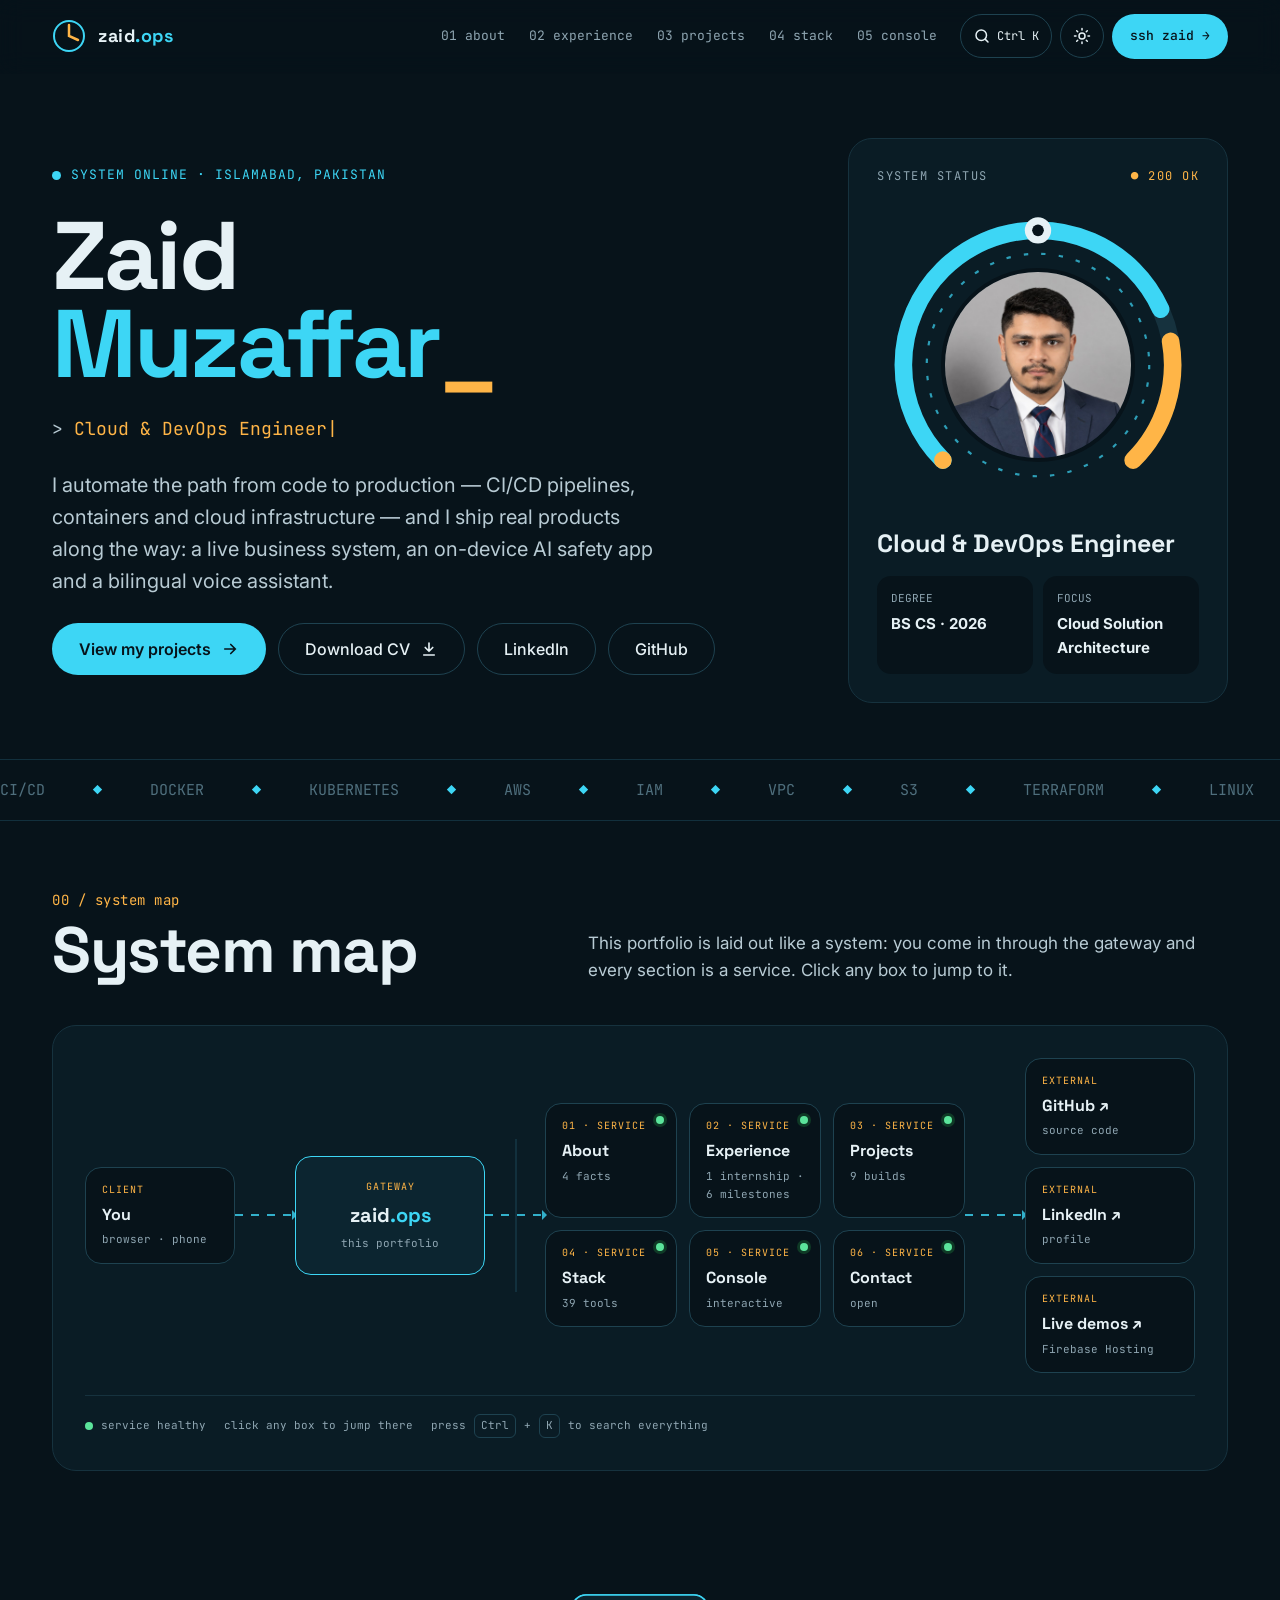
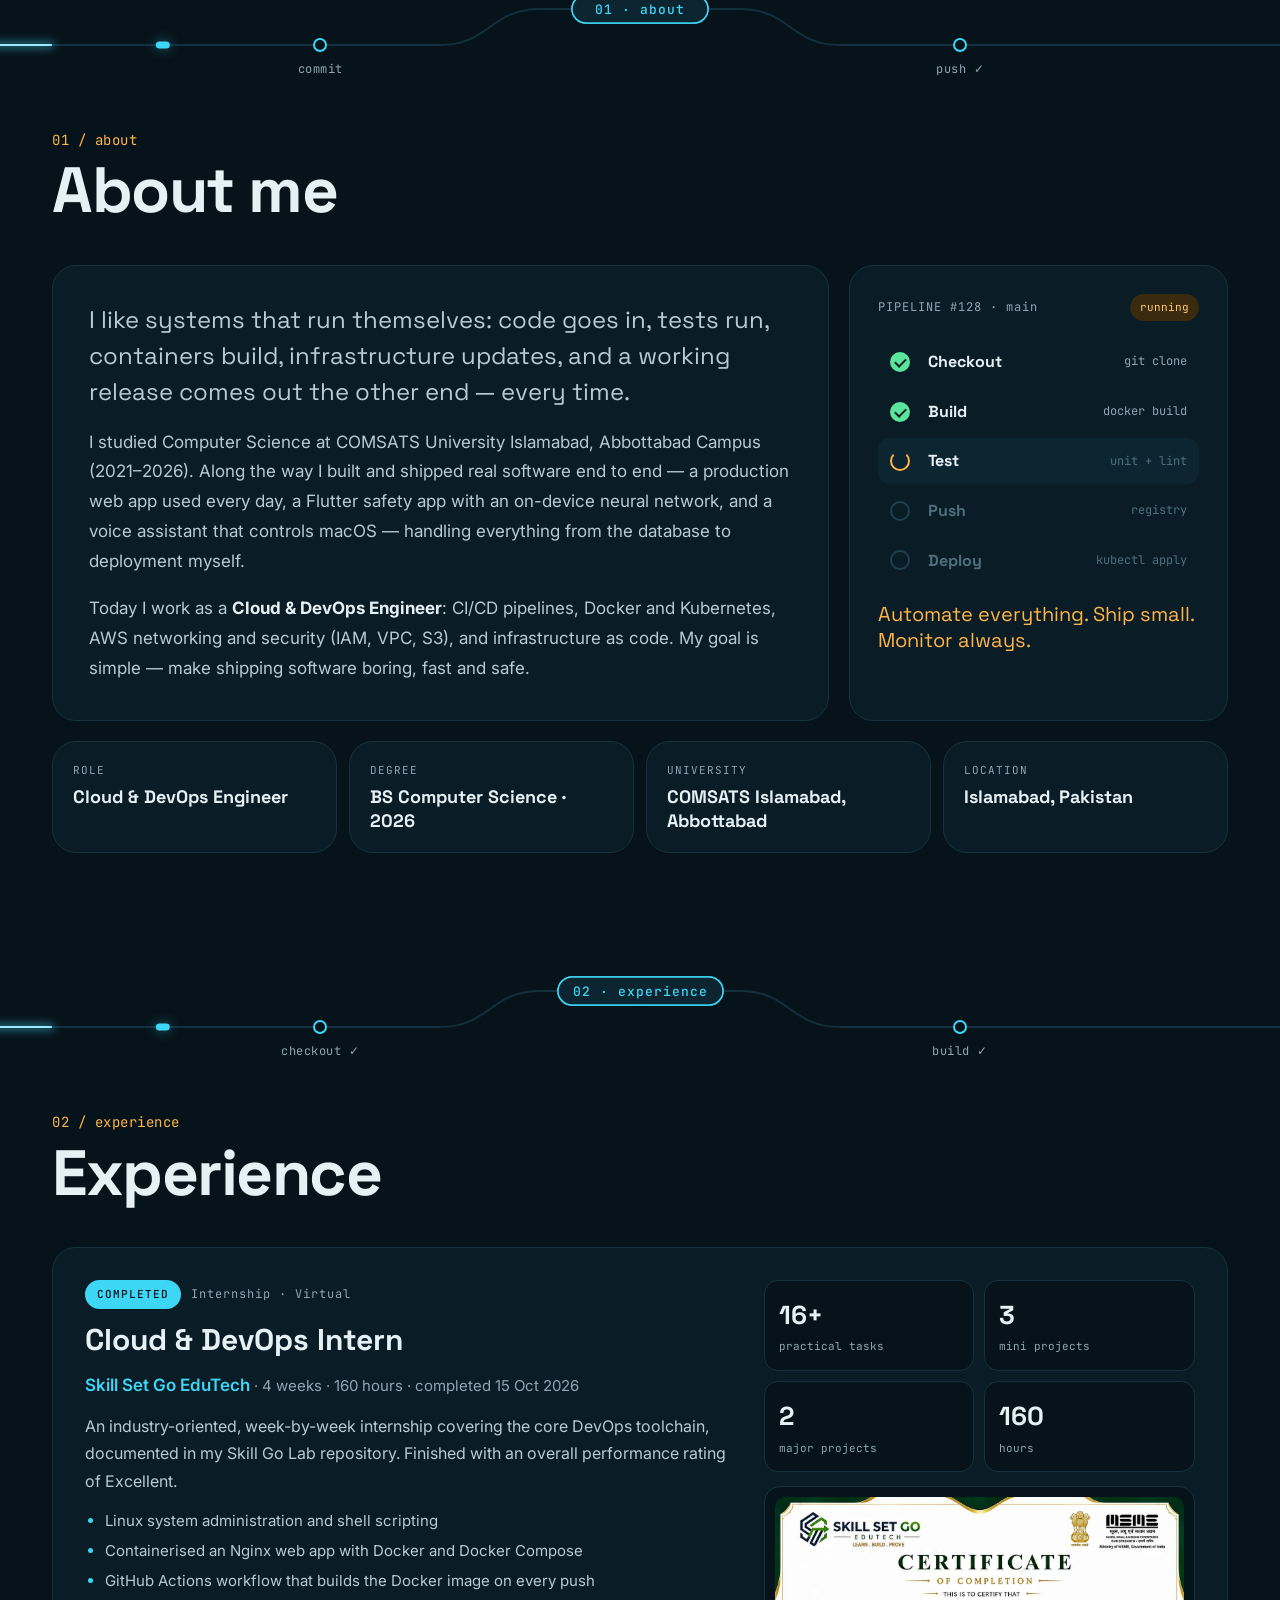
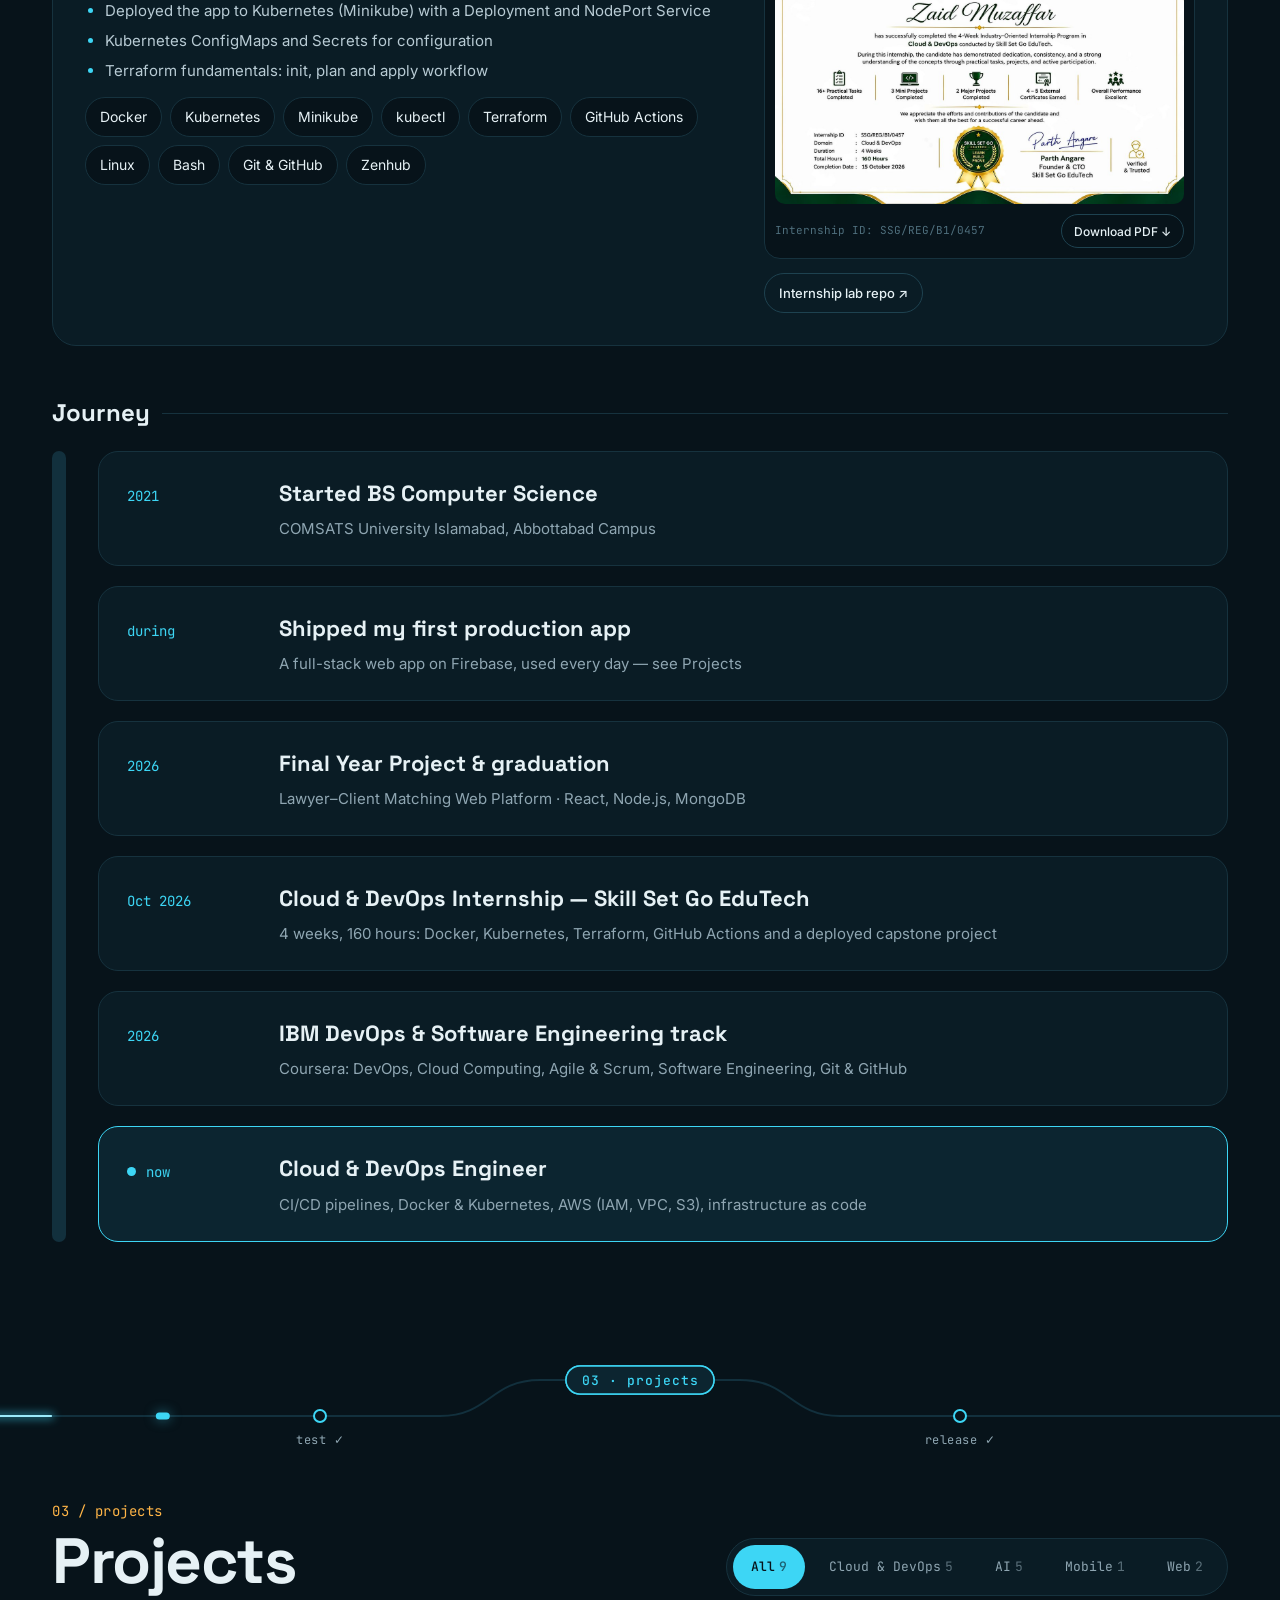
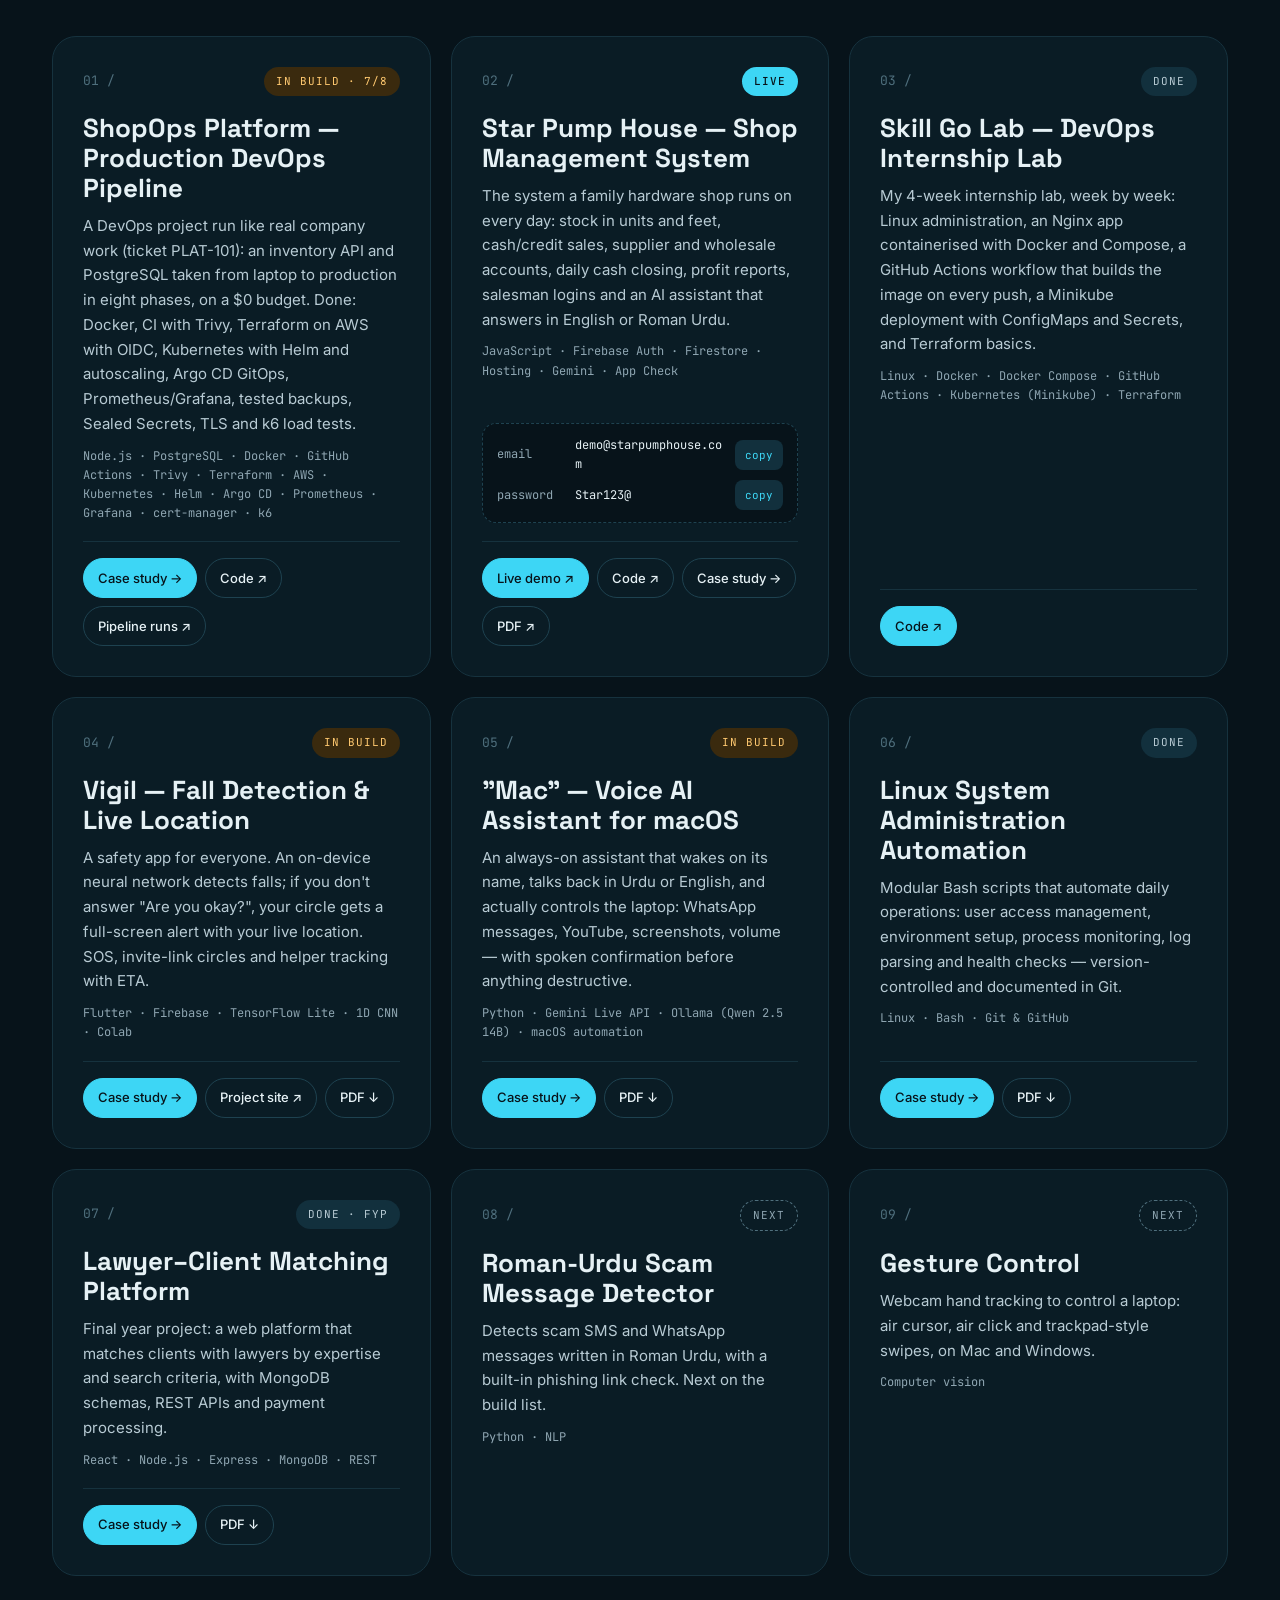
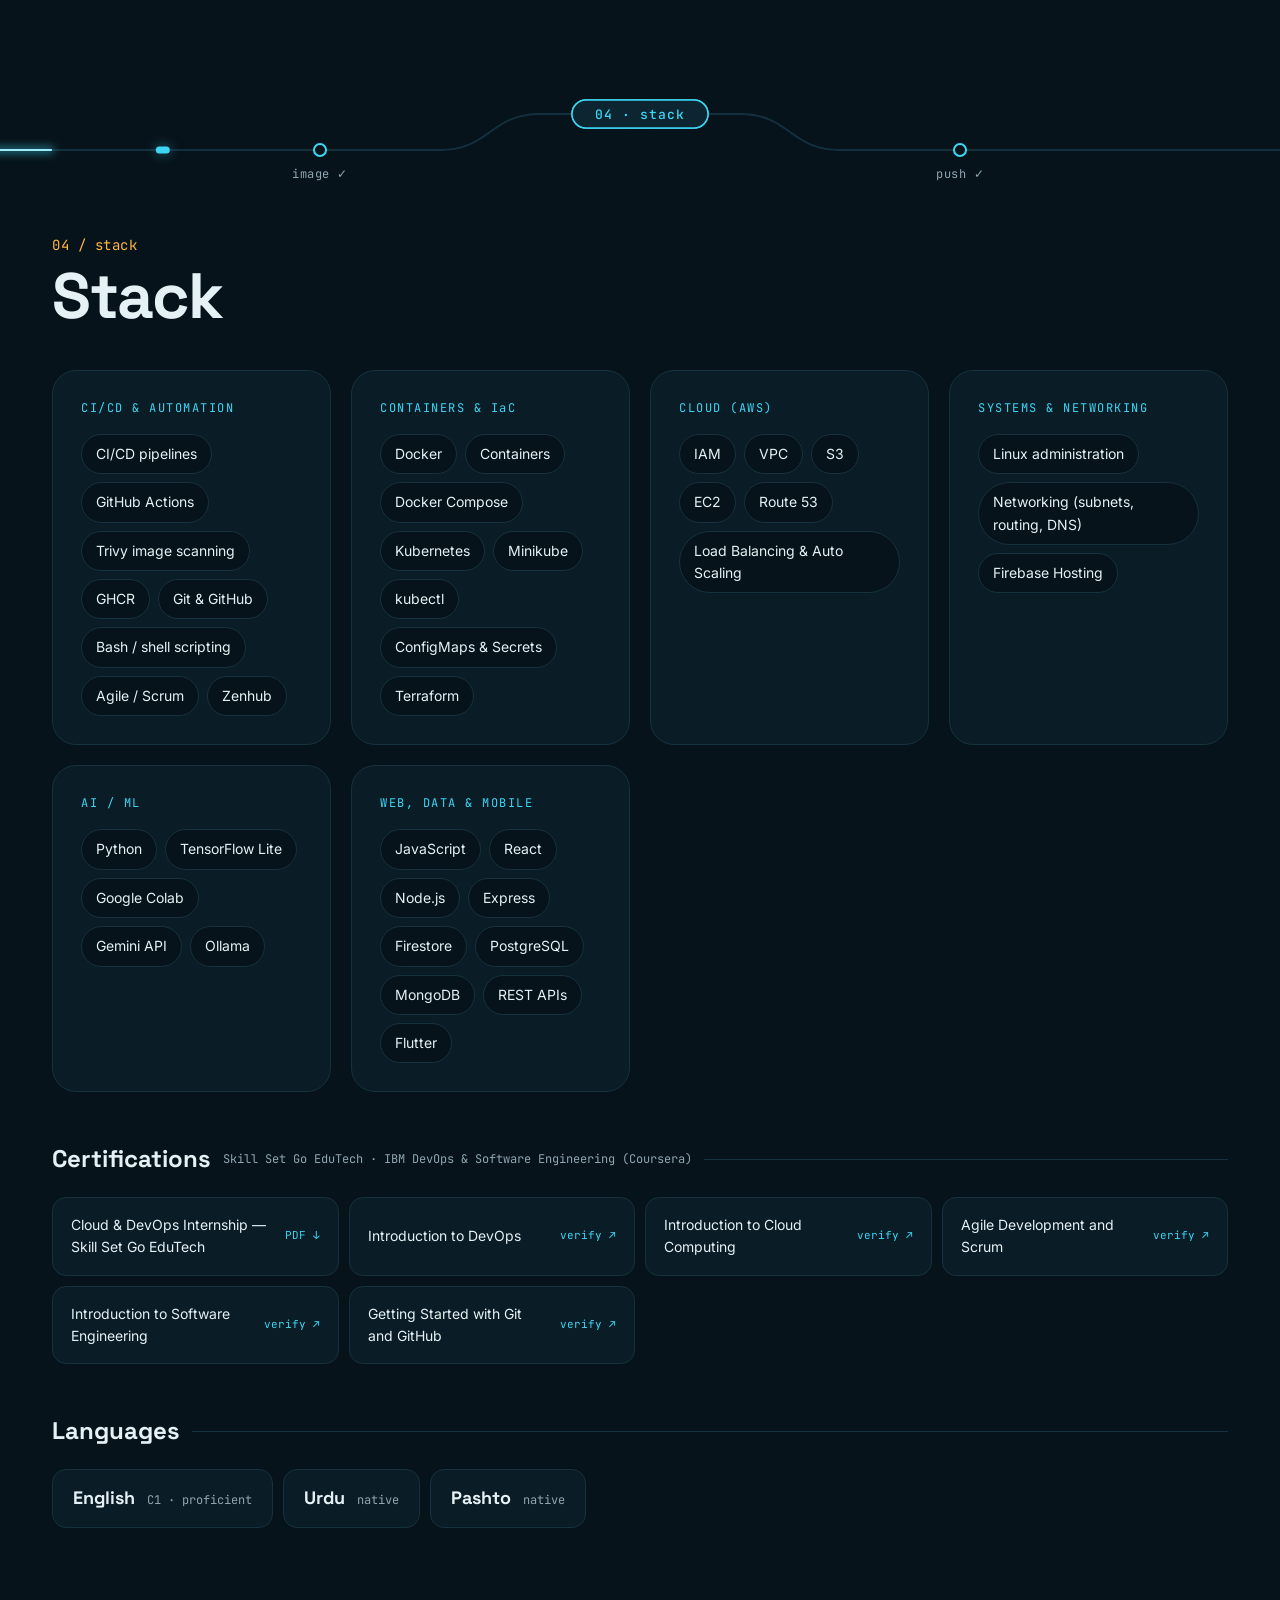
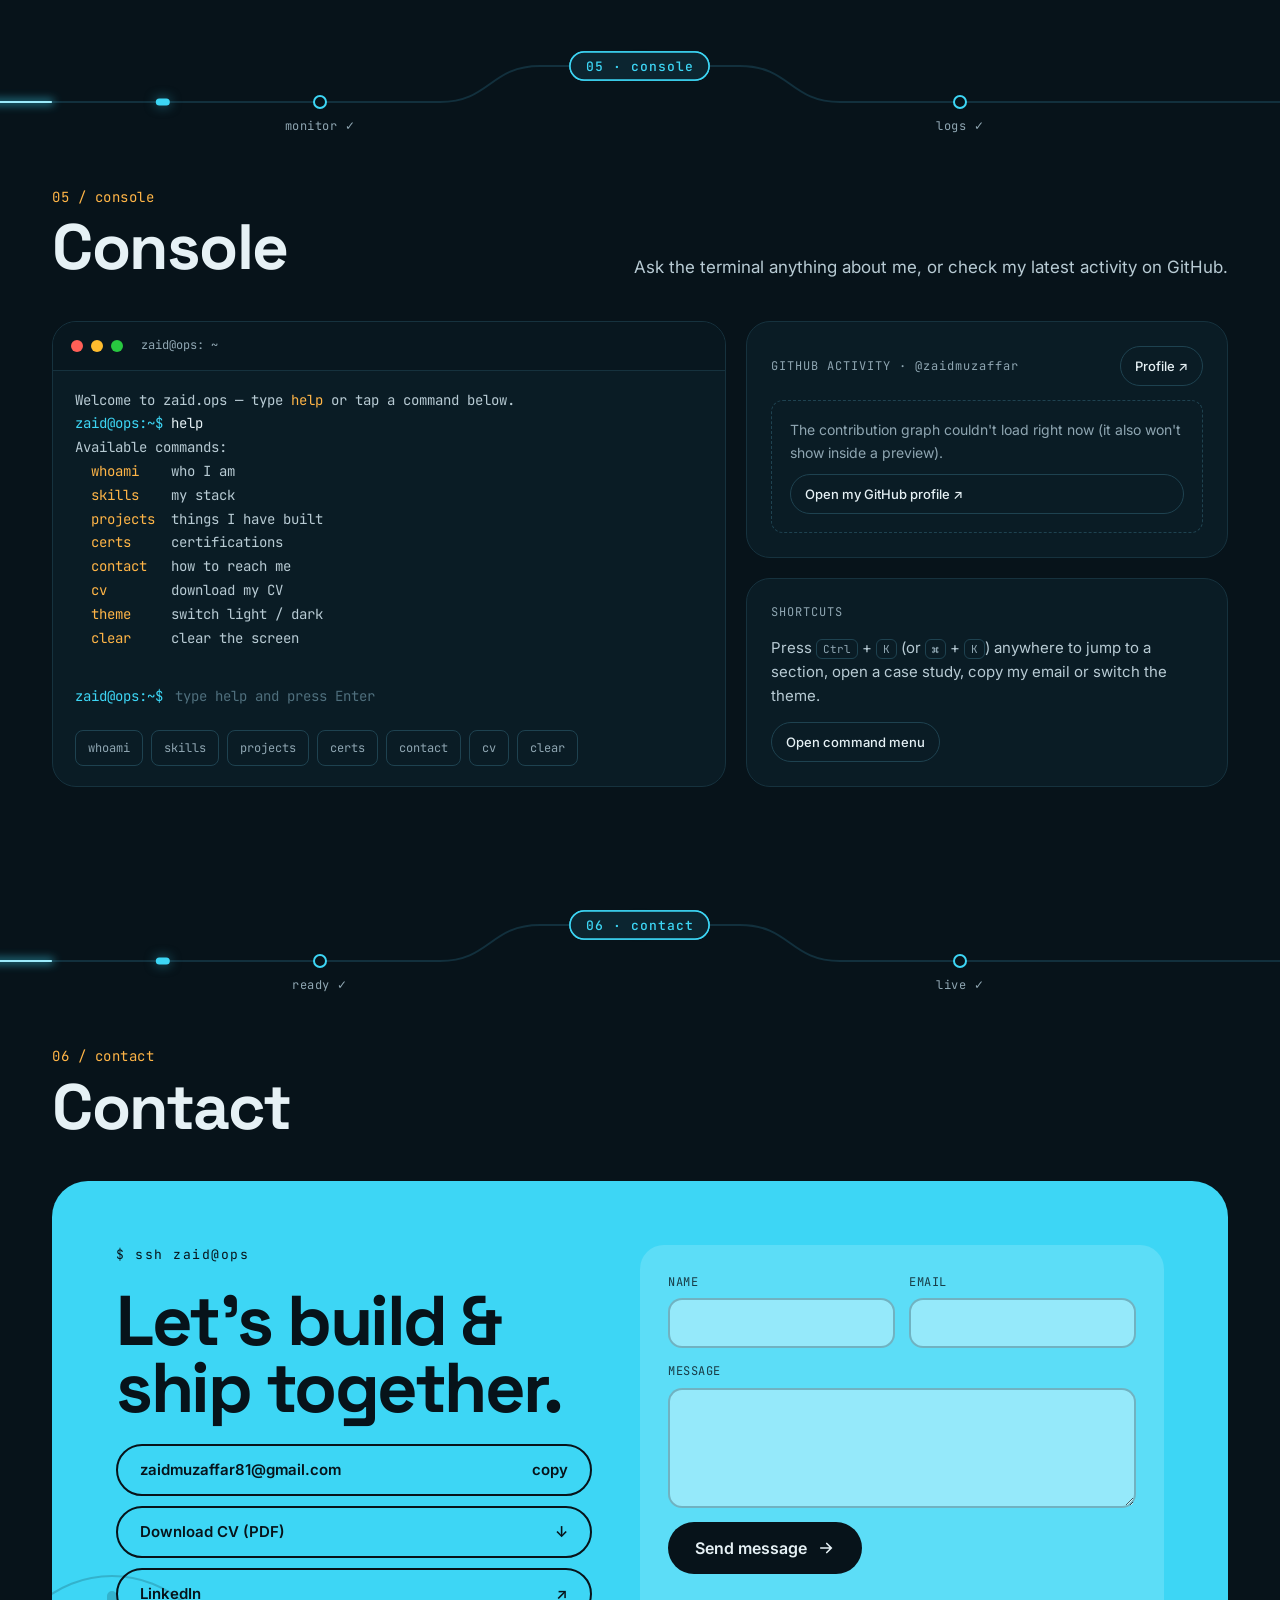
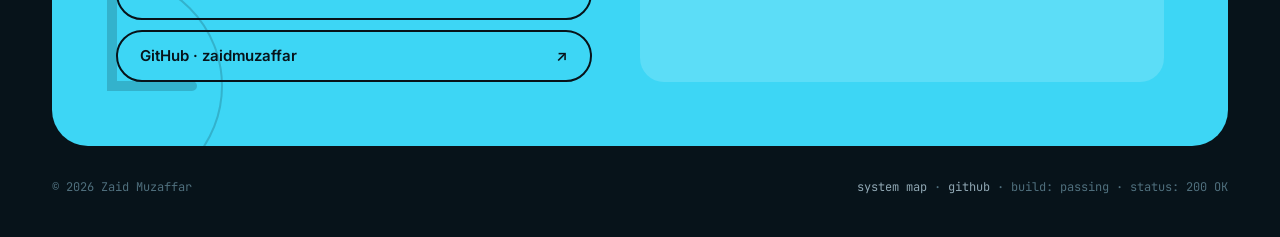
<file: index.html>
<!DOCTYPE html>
<html lang="en" data-theme="dark">
<head>
<meta charset="utf-8">
<meta name="viewport" id="vp" content="width=device-width, initial-scale=1">
<script>(function(){var small=Math.min(screen.width,screen.height)<900,v=null;try{v=localStorage.getItem('zaid-view');}catch(e){}if(small)document.documentElement.classList.add('small-device');if(small&&v!=='mobile'){document.getElementById('vp').setAttribute('content','width=1100');document.documentElement.classList.add('laptop-view');}})();</script>
<title>Zaid Muzaffar — Cloud & DevOps Engineer</title>
<meta name="description" content="Zaid Muzaffar — Cloud & DevOps Engineer. CI/CD, containers, AWS and real shipped products: case studies, demos and contact.">
<meta property="og:title" content="Zaid Muzaffar — Cloud & DevOps Engineer">
<meta property="og:description" content="Zaid Muzaffar — Cloud & DevOps Engineer. CI/CD, containers, AWS and real shipped products: case studies, demos and contact.">
<meta property="og:type" content="website">
<meta name="theme-color" content="#07131A">
<link rel="icon" href="assets/favicon.svg" type="image/svg+xml">
<script>try{var t=localStorage.getItem('zaid-theme');if(t)document.documentElement.setAttribute('data-theme',t);}catch(e){}</script>
<link rel="preconnect" href="https://fonts.googleapis.com">
<link rel="preconnect" href="https://fonts.gstatic.com" crossorigin>
<link href="https://fonts.googleapis.com/css2?family=Space+Grotesk:wght@400;500;700&family=Inter:wght@400;500;600&family=JetBrains+Mono:wght@400;500&display=swap" rel="stylesheet">
<link rel="stylesheet" href="css/tokens.css">
<link rel="stylesheet" href="css/base.css">
<link rel="stylesheet" href="css/layout.css">
<link rel="stylesheet" href="css/components.css">
<link rel="stylesheet" href="css/sections.css">
</head>
<body data-base="">

<!-- Boot screen: a deploy runs before the page opens -->
<div class="preloader" aria-hidden="true">
  <div class="boot">
    <div class="boot-line">$ git push origin main</div>
    <div class="boot-line">› build &nbsp;<span class="ok">✓</span> &nbsp;› test &nbsp;<span class="ok">✓</span> &nbsp;› deploy</div>
    <div class="boot-bar"><div class="boot-fill"></div></div>
    <div class="boot-pct">DEPLOYING <span>0</span>%</div>
  </div>
</div>

<!-- Scroll progress: one node per section (built from data.js) -->
<nav class="scroll-pipe" aria-label="Section progress"><div class="scroll-pipe-fill"></div><div id="scroll-nodes"></div></nav>
<div class="toast" role="status" aria-live="polite"></div>

<header class="nav">
  <div class="wrap nav-inner">
    <a href="index.html#top" class="logo" aria-label="zaid.ops home"><svg width="34" height="34" viewBox="0 0 34 34" aria-hidden="true"><circle class="logo-ring" cx="17" cy="17" r="15" fill="none" stroke-width="2"/><g class="logo-hand"><path d="M17 6 L17 17 L26 21" fill="none" stroke-width="2.5" stroke-linecap="round"/></g></svg><span class="logo-text">zaid<em>.ops</em></span></a>
    <div style="display:flex;align-items:center;flex-wrap:wrap;gap:4px">
      <nav class="nav-links" id="nav-links" aria-label="Sections"></nav>
      <div class="nav-tools">
        <button type="button" class="icon-btn" data-palette aria-label="Search the site (Ctrl + K)"><svg viewBox="0 0 24 24" fill="none" stroke="currentColor" stroke-width="2" stroke-linecap="round" aria-hidden="true"><circle cx="11" cy="11" r="7"/><path d="M20 20l-3.5-3.5"/></svg><span class="kbd-hint">Ctrl K</span></button>
        <button type="button" class="icon-btn view-btn" data-view-toggle hidden></button>
        <button type="button" class="icon-btn" data-theme-toggle aria-label="Switch theme"></button>
        <a href="#contact" class="nav-cta">ssh zaid →</a>
      </div>
    </div>
  </div>
</header>

<main id="top">

  <!-- ============ HERO ============ -->
  <section class="wrap hero" aria-label="Introduction">
    <div class="hero-text">
      <div class="label reveal"><span class="dot"></span>SYSTEM ONLINE · ISLAMABAD, PAKISTAN</div>
      <h1 class="reveal d1">Zaid<br><span class="accent">Muzaffar</span><span class="caret">_</span></h1>
      <div class="hero-role reveal d2">&gt; <span class="typed"></span><span class="caret">|</span></div>
      <p class="hero-lead reveal d2">I automate the path from code to production — CI/CD pipelines, containers and cloud infrastructure — and I ship real products along the way: a live business system, an on-device AI safety app and a bilingual voice assistant.</p>
      <div class="hero-actions reveal d3">
        <a href="#projects" class="btn btn-primary">View my projects <svg viewBox="0 0 24 24" fill="none" stroke="currentColor" stroke-width="2.2" stroke-linecap="round" aria-hidden="true"><path d="M5 12h14M13 6l6 6-6 6"/></svg></a>
        <a href="docs/Zaid_Muzaffar_CV.pdf" class="btn btn-ghost" download>Download CV <svg viewBox="0 0 24 24" fill="none" stroke="currentColor" stroke-width="2.2" stroke-linecap="round" stroke-linejoin="round" aria-hidden="true"><path d="M12 4v11M7 10l5 5 5-5M5 20h14"/></svg></a>
        <a href="https://www.linkedin.com/in/zaid-muzaffar-57329237a/" class="btn btn-ghost">LinkedIn</a>
        <a href="https://github.com/zaidmuzaffar" class="btn btn-ghost">GitHub</a>
      </div>
    </div>
    <aside class="card status-card reveal d4" aria-label="Current role">
      <div class="status-top"><span>SYSTEM STATUS</span><span class="live">● 200 OK</span></div>
      <div class="gauge">
        <svg viewBox="0 0 220 210" aria-hidden="true">
          <path class="g-track" d="M45 175 A92 92 0 1 1 175 175" fill="none" stroke-width="12" stroke-linecap="round"/>
          <path class="g-arc cyan" d="M45 175 A92 92 0 1 1 175 175" fill="none" stroke-width="12" stroke-linecap="round"/>
          <path class="g-arc amber" d="M45 175 A92 92 0 1 1 175 175" fill="none" stroke-width="12" stroke-linecap="round"/>
          <circle class="g-ring" cx="110" cy="110" r="76" fill="none" stroke-width="1.5" stroke-dasharray="3 9" opacity=".7"/>
          <g class="g-needle"><circle class="a" cx="110" cy="18" r="9"/><circle class="b" cx="110" cy="18" r="4"/></g>
        </svg>
        <img src="assets/zaid.jpg" alt="Portrait of Zaid Muzaffar" width="400" height="400">
      </div>
      <div class="status-role">Cloud &amp; DevOps Engineer</div>
      <div class="mini-grid">
        <div class="mini"><small>DEGREE</small><b>BS CS · 2026</b></div>
        <div class="mini"><small>FOCUS</small><b>Cloud Solution Architecture</b></div>
      </div>
    </aside>
  </section>

  <div class="marquee" aria-hidden="true">
    <div class="marquee-track">
      <span>CI/CD</span><i>◆</i><span>DOCKER</span><i>◆</i><span>KUBERNETES</span><i>◆</i><span>AWS</span><i>◆</i><span>IAM</span><i>◆</i><span>VPC</span><i>◆</i><span>S3</span><i>◆</i><span>TERRAFORM</span><i>◆</i><span>LINUX</span><i>◆</i><span>GITHUB ACTIONS</span><i>◆</i><span>FIREBASE</span><i>◆</i><span>FLUTTER</span><i>◆</i>
      <span>CI/CD</span><i>◆</i><span>DOCKER</span><i>◆</i><span>KUBERNETES</span><i>◆</i><span>AWS</span><i>◆</i><span>IAM</span><i>◆</i><span>VPC</span><i>◆</i><span>S3</span><i>◆</i><span>TERRAFORM</span><i>◆</i><span>LINUX</span><i>◆</i><span>GITHUB ACTIONS</span><i>◆</i><span>FIREBASE</span><i>◆</i><span>FLUTTER</span><i>◆</i>
    </div>
  </div>

  <!-- ============ 00 · SYSTEM MAP ============ -->
  <section id="map" class="wrap section" style="padding-top:72px">
    <div class="section-head reveal" data-head data-sub="This portfolio is laid out like a system: you come in through the gateway and every section is a service. Click any box to jump to it."></div>
    <div class="card sysmap reveal" id="sysmap"></div>
  </section>

  <div class="stage-divider" aria-hidden="true">
  <svg viewBox="0 0 1440 110" preserveAspectRatio="xMidYMid slice">
    <defs><filter id="sdglow1" x="-20%" y="-200%" width="140%" height="500%"><feGaussianBlur stdDeviation="4"/></filter></defs>
    <path class="sd-base" d="M0 70 H520 C570 70 570 34 620 34 H820 C870 34 870 70 920 70 H1440" fill="none" stroke-width="2"/>
    <path class="comet sd-glow" d="M0 70 H520 C570 70 570 34 620 34 H820 C870 34 870 70 920 70 H1440" pathLength="1000" fill="none" stroke-width="6" stroke-linecap="round" filter="url(#sdglow1)" opacity=".55"/>
    <path class="comet sd-core" d="M0 70 H520 C570 70 570 34 620 34 H820 C870 34 870 70 920 70 H1440" pathLength="1000" fill="none" stroke-width="2" stroke-linecap="round"/>
    <rect class="packet" x="-7" y="-3.5" width="14" height="7" rx="3.5"><animateMotion dur="4.5s" begin="0s" repeatCount="indefinite" rotate="auto" path="M0 70 H520 C570 70 570 34 620 34 H820 C870 34 870 70 920 70 H1440"/></rect><rect class="packet" x="-7" y="-3.5" width="14" height="7" rx="3.5"><animateMotion dur="4.5s" begin="1.5s" repeatCount="indefinite" rotate="auto" path="M0 70 H520 C570 70 570 34 620 34 H820 C870 34 870 70 920 70 H1440"/></rect><rect class="packet" x="-7" y="-3.5" width="14" height="7" rx="3.5"><animateMotion dur="4.5s" begin="3s" repeatCount="indefinite" rotate="auto" path="M0 70 H520 C570 70 570 34 620 34 H820 C870 34 870 70 920 70 H1440"/></rect>
    <g class="sd-node"><circle cx="400" cy="70" r="6" stroke-width="2"/><text x="400" y="98" text-anchor="middle">commit</text></g>
    <g class="sd-node"><circle cx="1040" cy="70" r="6" stroke-width="2"/><text x="1040" y="98" text-anchor="middle">push ✓</text></g>
    <rect class="sd-pulse" x="652" y="20" width="136" height="28" rx="14" stroke-width="1.5"/>
    <rect class="sd-pill" x="652" y="20" width="136" height="28" rx="14" stroke-width="1.5"/>
    <text class="sd-label" x="720" y="38.5" text-anchor="middle">01 · about</text>
  </svg>
</div>

  <!-- ============ 01 · ABOUT ============ -->
  <section id="about" class="wrap section">
    <div class="section-head reveal" data-head></div>
    <div class="about-grid">
      <div class="card about-main reveal">
        <p class="big">I like systems that run themselves: code goes in, tests run, containers build, infrastructure updates, and a working release comes out the other end — every time.</p>
        <p>I studied Computer Science at COMSATS University Islamabad, Abbottabad Campus (2021–2026). Along the way I built and shipped real software end to end — a production web app used every day, a Flutter safety app with an on-device neural network, and a voice assistant that controls macOS — handling everything from the database to deployment myself.</p>
        <p>Today I work as a <strong>Cloud &amp; DevOps Engineer</strong>: CI/CD pipelines, Docker and Kubernetes, AWS networking and security (IAM, VPC, S3), and infrastructure as code. My goal is simple — make shipping software boring, fast and safe.</p>
      </div>
      <div class="card pipeline-card reveal d2" aria-label="Example CI/CD pipeline">
        <div class="pc-head"><span class="mono">PIPELINE #128 · main</span><span class="pc-badge">running</span></div>
        <ol class="pc-stages">
          <li class="pc-stage"><span class="pc-icon"></span><b>Checkout</b><small>git clone</small></li>
          <li class="pc-stage"><span class="pc-icon"></span><b>Build</b><small>docker build</small></li>
          <li class="pc-stage"><span class="pc-icon"></span><b>Test</b><small>unit + lint</small></li>
          <li class="pc-stage"><span class="pc-icon"></span><b>Push</b><small>registry</small></li>
          <li class="pc-stage"><span class="pc-icon"></span><b>Deploy</b><small>kubectl apply</small></li>
        </ol>
        <p class="pc-foot">Automate everything. Ship small. Monitor always.</p>
      </div>
      <div class="facts reveal" id="facts"></div>
    </div>
  </section>

  <div class="stage-divider" aria-hidden="true">
  <svg viewBox="0 0 1440 110" preserveAspectRatio="xMidYMid slice">
    <defs><filter id="sdglow2" x="-20%" y="-200%" width="140%" height="500%"><feGaussianBlur stdDeviation="4"/></filter></defs>
    <path class="sd-base" d="M0 70 H520 C570 70 570 34 620 34 H820 C870 34 870 70 920 70 H1440" fill="none" stroke-width="2"/>
    <path class="comet sd-glow" d="M0 70 H520 C570 70 570 34 620 34 H820 C870 34 870 70 920 70 H1440" pathLength="1000" fill="none" stroke-width="6" stroke-linecap="round" filter="url(#sdglow2)" opacity=".55"/>
    <path class="comet sd-core" d="M0 70 H520 C570 70 570 34 620 34 H820 C870 34 870 70 920 70 H1440" pathLength="1000" fill="none" stroke-width="2" stroke-linecap="round"/>
    <rect class="packet" x="-7" y="-3.5" width="14" height="7" rx="3.5"><animateMotion dur="4.5s" begin="0s" repeatCount="indefinite" rotate="auto" path="M0 70 H520 C570 70 570 34 620 34 H820 C870 34 870 70 920 70 H1440"/></rect><rect class="packet" x="-7" y="-3.5" width="14" height="7" rx="3.5"><animateMotion dur="4.5s" begin="1.5s" repeatCount="indefinite" rotate="auto" path="M0 70 H520 C570 70 570 34 620 34 H820 C870 34 870 70 920 70 H1440"/></rect><rect class="packet" x="-7" y="-3.5" width="14" height="7" rx="3.5"><animateMotion dur="4.5s" begin="3s" repeatCount="indefinite" rotate="auto" path="M0 70 H520 C570 70 570 34 620 34 H820 C870 34 870 70 920 70 H1440"/></rect>
    <g class="sd-node"><circle cx="400" cy="70" r="6" stroke-width="2"/><text x="400" y="98" text-anchor="middle">checkout ✓</text></g>
    <g class="sd-node"><circle cx="1040" cy="70" r="6" stroke-width="2"/><text x="1040" y="98" text-anchor="middle">build ✓</text></g>
    <rect class="sd-pulse" x="638" y="20" width="165" height="28" rx="14" stroke-width="1.5"/>
    <rect class="sd-pill" x="638" y="20" width="165" height="28" rx="14" stroke-width="1.5"/>
    <text class="sd-label" x="720" y="38.5" text-anchor="middle">02 · experience</text>
  </svg>
</div>

  <!-- ============ 02 · JOURNEY ============ -->
  <section id="journey" class="wrap section">
    <div class="section-head reveal" data-head></div>
    <div id="experience"></div>
    <h3 class="sub-head reveal">Journey</h3>
    <div class="timeline">
      <div class="timeline-pipe" aria-hidden="true"><div class="timeline-pipe-fill"></div></div>
      <ol id="timeline-list"></ol>
    </div>
  </section>

  <div class="stage-divider" aria-hidden="true">
  <svg viewBox="0 0 1440 110" preserveAspectRatio="xMidYMid slice">
    <defs><filter id="sdglow3" x="-20%" y="-200%" width="140%" height="500%"><feGaussianBlur stdDeviation="4"/></filter></defs>
    <path class="sd-base" d="M0 70 H520 C570 70 570 34 620 34 H820 C870 34 870 70 920 70 H1440" fill="none" stroke-width="2"/>
    <path class="comet sd-glow" d="M0 70 H520 C570 70 570 34 620 34 H820 C870 34 870 70 920 70 H1440" pathLength="1000" fill="none" stroke-width="6" stroke-linecap="round" filter="url(#sdglow3)" opacity=".55"/>
    <path class="comet sd-core" d="M0 70 H520 C570 70 570 34 620 34 H820 C870 34 870 70 920 70 H1440" pathLength="1000" fill="none" stroke-width="2" stroke-linecap="round"/>
    <rect class="packet" x="-7" y="-3.5" width="14" height="7" rx="3.5"><animateMotion dur="4.5s" begin="0s" repeatCount="indefinite" rotate="auto" path="M0 70 H520 C570 70 570 34 620 34 H820 C870 34 870 70 920 70 H1440"/></rect><rect class="packet" x="-7" y="-3.5" width="14" height="7" rx="3.5"><animateMotion dur="4.5s" begin="1.5s" repeatCount="indefinite" rotate="auto" path="M0 70 H520 C570 70 570 34 620 34 H820 C870 34 870 70 920 70 H1440"/></rect><rect class="packet" x="-7" y="-3.5" width="14" height="7" rx="3.5"><animateMotion dur="4.5s" begin="3s" repeatCount="indefinite" rotate="auto" path="M0 70 H520 C570 70 570 34 620 34 H820 C870 34 870 70 920 70 H1440"/></rect>
    <g class="sd-node"><circle cx="400" cy="70" r="6" stroke-width="2"/><text x="400" y="98" text-anchor="middle">test ✓</text></g>
    <g class="sd-node"><circle cx="1040" cy="70" r="6" stroke-width="2"/><text x="1040" y="98" text-anchor="middle">release ✓</text></g>
    <rect class="sd-pulse" x="646" y="20" width="148" height="28" rx="14" stroke-width="1.5"/>
    <rect class="sd-pill" x="646" y="20" width="148" height="28" rx="14" stroke-width="1.5"/>
    <text class="sd-label" x="720" y="38.5" text-anchor="middle">03 · projects</text>
  </svg>
</div>

  <!-- ============ 03 · PROJECTS ============ -->
  <section id="projects" class="wrap section">
    <div class="section-head reveal">
      <div data-head></div>
      <div class="filters" id="filters" role="group" aria-label="Filter projects"></div>
    </div>
    <div class="projects" id="project-grid"></div>
  </section>

  <div class="stage-divider" aria-hidden="true">
  <svg viewBox="0 0 1440 110" preserveAspectRatio="xMidYMid slice">
    <defs><filter id="sdglow4" x="-20%" y="-200%" width="140%" height="500%"><feGaussianBlur stdDeviation="4"/></filter></defs>
    <path class="sd-base" d="M0 70 H520 C570 70 570 34 620 34 H820 C870 34 870 70 920 70 H1440" fill="none" stroke-width="2"/>
    <path class="comet sd-glow" d="M0 70 H520 C570 70 570 34 620 34 H820 C870 34 870 70 920 70 H1440" pathLength="1000" fill="none" stroke-width="6" stroke-linecap="round" filter="url(#sdglow4)" opacity=".55"/>
    <path class="comet sd-core" d="M0 70 H520 C570 70 570 34 620 34 H820 C870 34 870 70 920 70 H1440" pathLength="1000" fill="none" stroke-width="2" stroke-linecap="round"/>
    <rect class="packet" x="-7" y="-3.5" width="14" height="7" rx="3.5"><animateMotion dur="4.5s" begin="0s" repeatCount="indefinite" rotate="auto" path="M0 70 H520 C570 70 570 34 620 34 H820 C870 34 870 70 920 70 H1440"/></rect><rect class="packet" x="-7" y="-3.5" width="14" height="7" rx="3.5"><animateMotion dur="4.5s" begin="1.5s" repeatCount="indefinite" rotate="auto" path="M0 70 H520 C570 70 570 34 620 34 H820 C870 34 870 70 920 70 H1440"/></rect><rect class="packet" x="-7" y="-3.5" width="14" height="7" rx="3.5"><animateMotion dur="4.5s" begin="3s" repeatCount="indefinite" rotate="auto" path="M0 70 H520 C570 70 570 34 620 34 H820 C870 34 870 70 920 70 H1440"/></rect>
    <g class="sd-node"><circle cx="400" cy="70" r="6" stroke-width="2"/><text x="400" y="98" text-anchor="middle">image ✓</text></g>
    <g class="sd-node"><circle cx="1040" cy="70" r="6" stroke-width="2"/><text x="1040" y="98" text-anchor="middle">push ✓</text></g>
    <rect class="sd-pulse" x="652" y="20" width="136" height="28" rx="14" stroke-width="1.5"/>
    <rect class="sd-pill" x="652" y="20" width="136" height="28" rx="14" stroke-width="1.5"/>
    <text class="sd-label" x="720" y="38.5" text-anchor="middle">04 · stack</text>
  </svg>
</div>

  <!-- ============ 04 · STACK ============ -->
  <section id="stack" class="wrap section">
    <div class="section-head reveal" data-head></div>
    <div class="stack-grid" id="skills"></div>
    <h3 class="sub-head reveal">Certifications <span class="mono" style="font-size:12px;color:var(--muted);font-weight:400" id="certs-issuer"></span></h3>
    <div class="cert-list reveal" id="certs"></div>
    <h3 class="sub-head reveal">Languages</h3>
    <div class="langs reveal" id="langs"></div>
  </section>

  <div class="stage-divider" aria-hidden="true">
  <svg viewBox="0 0 1440 110" preserveAspectRatio="xMidYMid slice">
    <defs><filter id="sdglow5" x="-20%" y="-200%" width="140%" height="500%"><feGaussianBlur stdDeviation="4"/></filter></defs>
    <path class="sd-base" d="M0 70 H520 C570 70 570 34 620 34 H820 C870 34 870 70 920 70 H1440" fill="none" stroke-width="2"/>
    <path class="comet sd-glow" d="M0 70 H520 C570 70 570 34 620 34 H820 C870 34 870 70 920 70 H1440" pathLength="1000" fill="none" stroke-width="6" stroke-linecap="round" filter="url(#sdglow5)" opacity=".55"/>
    <path class="comet sd-core" d="M0 70 H520 C570 70 570 34 620 34 H820 C870 34 870 70 920 70 H1440" pathLength="1000" fill="none" stroke-width="2" stroke-linecap="round"/>
    <rect class="packet" x="-7" y="-3.5" width="14" height="7" rx="3.5"><animateMotion dur="4.5s" begin="0s" repeatCount="indefinite" rotate="auto" path="M0 70 H520 C570 70 570 34 620 34 H820 C870 34 870 70 920 70 H1440"/></rect><rect class="packet" x="-7" y="-3.5" width="14" height="7" rx="3.5"><animateMotion dur="4.5s" begin="1.5s" repeatCount="indefinite" rotate="auto" path="M0 70 H520 C570 70 570 34 620 34 H820 C870 34 870 70 920 70 H1440"/></rect><rect class="packet" x="-7" y="-3.5" width="14" height="7" rx="3.5"><animateMotion dur="4.5s" begin="3s" repeatCount="indefinite" rotate="auto" path="M0 70 H520 C570 70 570 34 620 34 H820 C870 34 870 70 920 70 H1440"/></rect>
    <g class="sd-node"><circle cx="400" cy="70" r="6" stroke-width="2"/><text x="400" y="98" text-anchor="middle">monitor ✓</text></g>
    <g class="sd-node"><circle cx="1040" cy="70" r="6" stroke-width="2"/><text x="1040" y="98" text-anchor="middle">logs ✓</text></g>
    <rect class="sd-pulse" x="650" y="20" width="139" height="28" rx="14" stroke-width="1.5"/>
    <rect class="sd-pill" x="650" y="20" width="139" height="28" rx="14" stroke-width="1.5"/>
    <text class="sd-label" x="720" y="38.5" text-anchor="middle">05 · console</text>
  </svg>
</div>

  <!-- ============ 05 · CONSOLE ============ -->
  <section id="console" class="wrap section">
    <div class="section-head reveal" data-head data-sub="Ask the terminal anything about me, or check my latest activity on GitHub."></div>
    <div class="console-grid">
      <div class="card terminal reveal">
        <div class="term-bar"><span></span><span></span><span></span><b>zaid@ops: ~</b></div>
        <div class="term-out" id="term-out" aria-live="polite"></div>
        <form class="term-in" id="term-form" autocomplete="off">
          <label for="term-input">zaid@ops:~$</label>
          <input id="term-input" type="text" spellcheck="false" placeholder="type help and press Enter">
        </form>
        <div class="term-hints">
          <button type="button" data-cmd="whoami">whoami</button><button type="button" data-cmd="skills">skills</button><button type="button" data-cmd="projects">projects</button><button type="button" data-cmd="certs">certs</button><button type="button" data-cmd="contact">contact</button><button type="button" data-cmd="cv">cv</button><button type="button" data-cmd="clear">clear</button>
        </div>
      </div>
      <div class="side-stack">
        <div class="card activity reveal d1">
          <div class="activity-head"><span class="mono">GITHUB ACTIVITY · @zaidmuzaffar</span><a class="plink" href="https://github.com/zaidmuzaffar">Profile ↗</a></div>
          <div id="activity-graph"></div>
        </div>
        <div class="card activity reveal d2">
          <div class="activity-head"><span class="mono">SHORTCUTS</span></div>
          <p style="margin:0;color:var(--text-2);font-size:15px">Press <span class="kbd">Ctrl</span> + <span class="kbd">K</span> (or <span class="kbd">⌘</span> + <span class="kbd">K</span>) anywhere to jump to a section, open a case study, copy my email or switch the theme.</p>
          <button type="button" class="plink" data-palette style="align-self:flex-start">Open command menu</button>
        </div>
      </div>
    </div>
  </section>

  <div class="stage-divider" aria-hidden="true">
  <svg viewBox="0 0 1440 110" preserveAspectRatio="xMidYMid slice">
    <defs><filter id="sdglow6" x="-20%" y="-200%" width="140%" height="500%"><feGaussianBlur stdDeviation="4"/></filter></defs>
    <path class="sd-base" d="M0 70 H520 C570 70 570 34 620 34 H820 C870 34 870 70 920 70 H1440" fill="none" stroke-width="2"/>
    <path class="comet sd-glow" d="M0 70 H520 C570 70 570 34 620 34 H820 C870 34 870 70 920 70 H1440" pathLength="1000" fill="none" stroke-width="6" stroke-linecap="round" filter="url(#sdglow6)" opacity=".55"/>
    <path class="comet sd-core" d="M0 70 H520 C570 70 570 34 620 34 H820 C870 34 870 70 920 70 H1440" pathLength="1000" fill="none" stroke-width="2" stroke-linecap="round"/>
    <rect class="packet" x="-7" y="-3.5" width="14" height="7" rx="3.5"><animateMotion dur="4.5s" begin="0s" repeatCount="indefinite" rotate="auto" path="M0 70 H520 C570 70 570 34 620 34 H820 C870 34 870 70 920 70 H1440"/></rect><rect class="packet" x="-7" y="-3.5" width="14" height="7" rx="3.5"><animateMotion dur="4.5s" begin="1.5s" repeatCount="indefinite" rotate="auto" path="M0 70 H520 C570 70 570 34 620 34 H820 C870 34 870 70 920 70 H1440"/></rect><rect class="packet" x="-7" y="-3.5" width="14" height="7" rx="3.5"><animateMotion dur="4.5s" begin="3s" repeatCount="indefinite" rotate="auto" path="M0 70 H520 C570 70 570 34 620 34 H820 C870 34 870 70 920 70 H1440"/></rect>
    <g class="sd-node"><circle cx="400" cy="70" r="6" stroke-width="2"/><text x="400" y="98" text-anchor="middle">ready ✓</text></g>
    <g class="sd-node"><circle cx="1040" cy="70" r="6" stroke-width="2"/><text x="1040" y="98" text-anchor="middle">live ✓</text></g>
    <rect class="sd-pulse" x="650" y="20" width="139" height="28" rx="14" stroke-width="1.5"/>
    <rect class="sd-pill" x="650" y="20" width="139" height="28" rx="14" stroke-width="1.5"/>
    <text class="sd-label" x="720" y="38.5" text-anchor="middle">06 · contact</text>
  </svg>
</div>

  <!-- ============ 06 · CONTACT ============ -->
  <section id="contact" class="wrap section" style="padding-bottom:0">
    <div class="section-head reveal" data-head></div>

    <div id="recs-block" hidden>
      <div class="recs" id="recs"></div>
    </div>

    <div class="connect reveal">
      <svg class="connect-deco" viewBox="0 0 260 260" aria-hidden="true"><circle cx="130" cy="130" r="110" fill="none" stroke-width="2"/><g class="deco-hand"><path d="M130 40 V130 H210" fill="none" stroke-width="10" stroke-linecap="round"/></g></svg>
      <div class="connect-left">
        <span class="mono" style="font-size:13px;letter-spacing:1.5px">$ ssh zaid@ops</span>
        <h2>Let's build &amp;<br>ship together.</h2>
        <div class="connect-links">
          <button type="button" class="connect-link" id="copy-email" data-copy=""><span id="contact-email"></span><span aria-hidden="true">copy</span></button>
          <a class="connect-link" href="docs/Zaid_Muzaffar_CV.pdf" download>Download CV (PDF) <span aria-hidden="true">↓</span></a>
          <a class="connect-link" href="https://www.linkedin.com/in/zaid-muzaffar-57329237a/">LinkedIn <span aria-hidden="true">↗</span></a>
          <a class="connect-link" href="https://github.com/zaidmuzaffar">GitHub · zaidmuzaffar <span aria-hidden="true">↗</span></a>
        </div>
      </div>
      <div class="connect-form">
        <form class="form" id="contact-form">
          <div class="form-row">
            <div class="field"><label for="cf-name">NAME</label><input id="cf-name" name="name" type="text" required autocomplete="name"></div>
            <div class="field"><label for="cf-email">EMAIL</label><input id="cf-email" name="email" type="email" required autocomplete="email"></div>
          </div>
          <div class="field"><label for="cf-msg">MESSAGE</label><textarea id="cf-msg" name="message" required></textarea></div>
          <button type="submit" class="btn">Send message <svg viewBox="0 0 24 24" fill="none" stroke="currentColor" stroke-width="2.2" stroke-linecap="round" aria-hidden="true"><path d="M5 12h14M13 6l6 6-6 6"/></svg></button>
          <div class="form-status" id="form-status" role="status" aria-live="polite"></div>
        </form>
      </div>
    </div>
  </section>

</main>

<footer class="wrap footer">
  <span>© <span data-year>2026</span> Zaid Muzaffar</span>
  <span><a href="index.html#map">system map</a> · <a href="https://github.com/zaidmuzaffar">github</a> · build: passing · status: 200 OK</span>
</footer>
<script src="js/data.js"></script>
<script src="js/core/app.js"></script>
<script src="js/core/theme.js"></script>
<script src="js/core/render.js"></script>
<script src="js/core/ui.js"></script>
<script src="js/core/features.js"></script>
<script src="js/core/palette.js"></script>
<script src="js/main.js"></script>
</body>
</html>
</file>
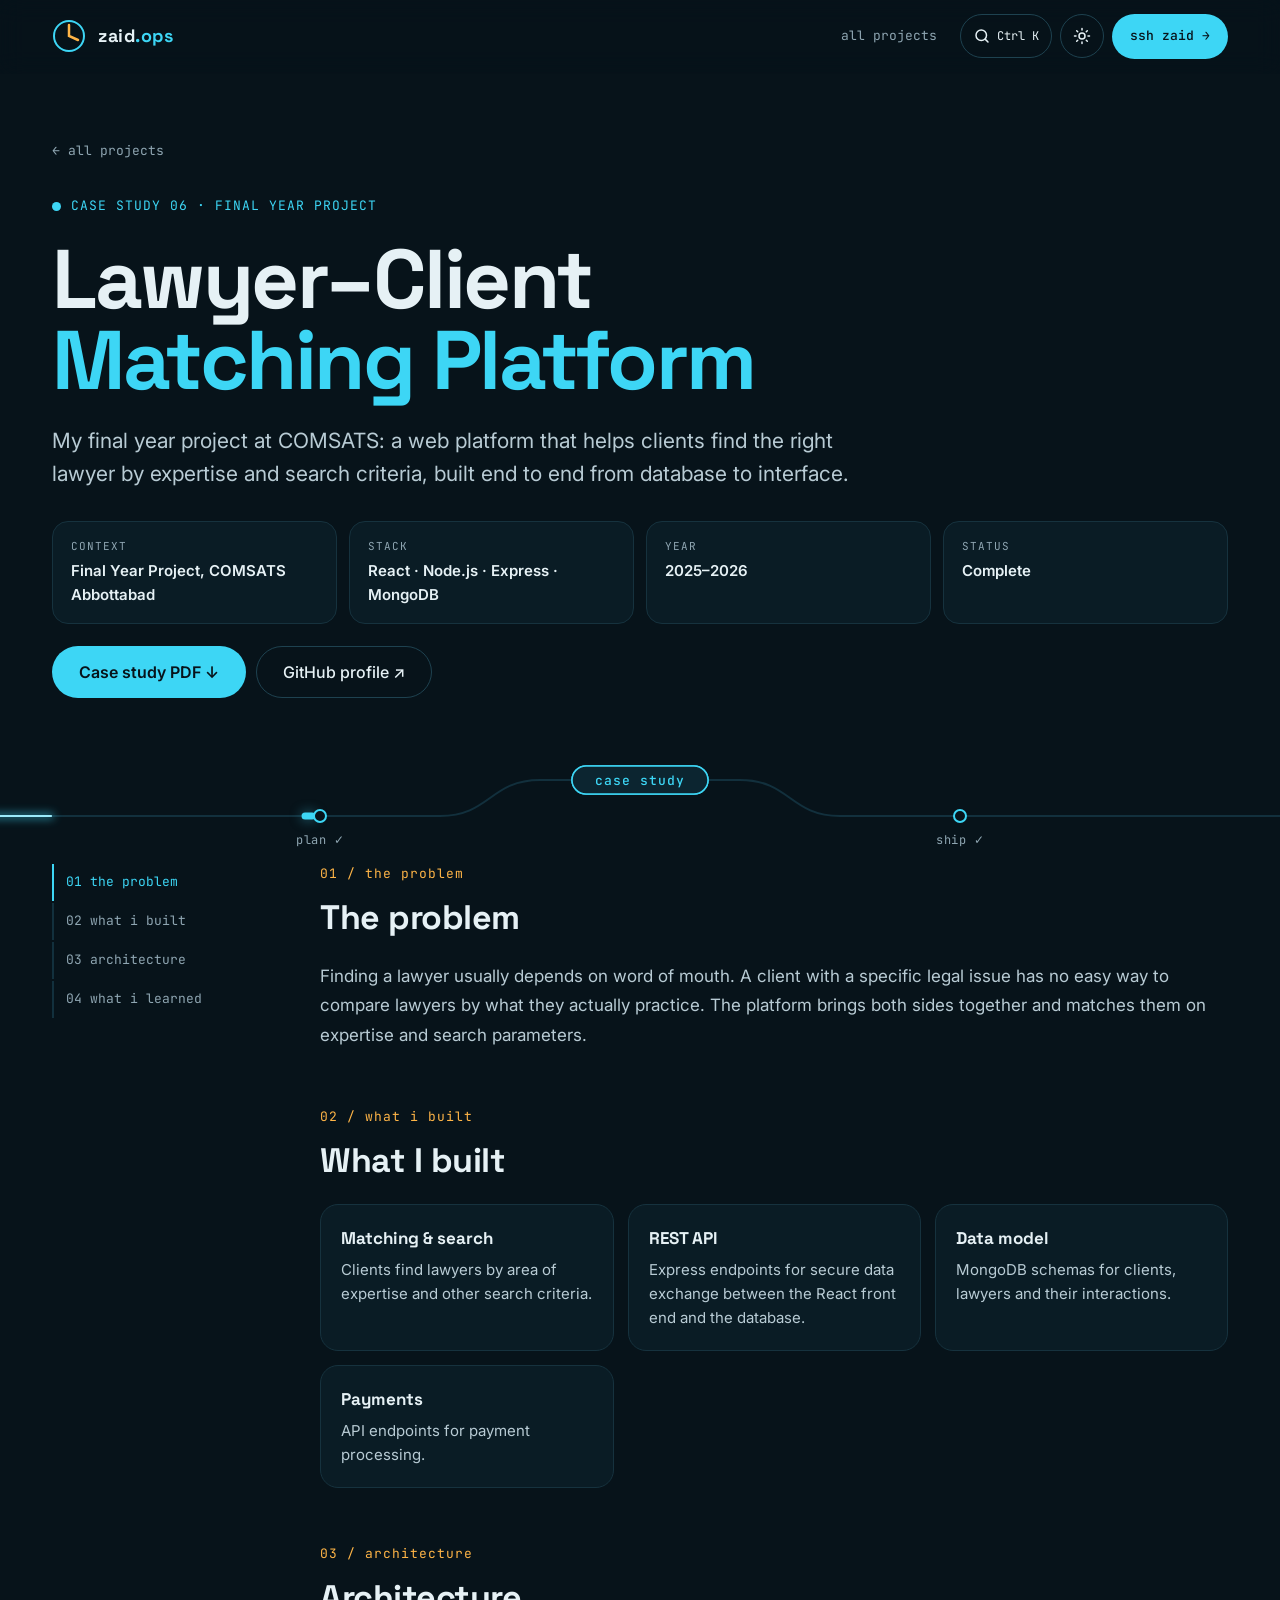
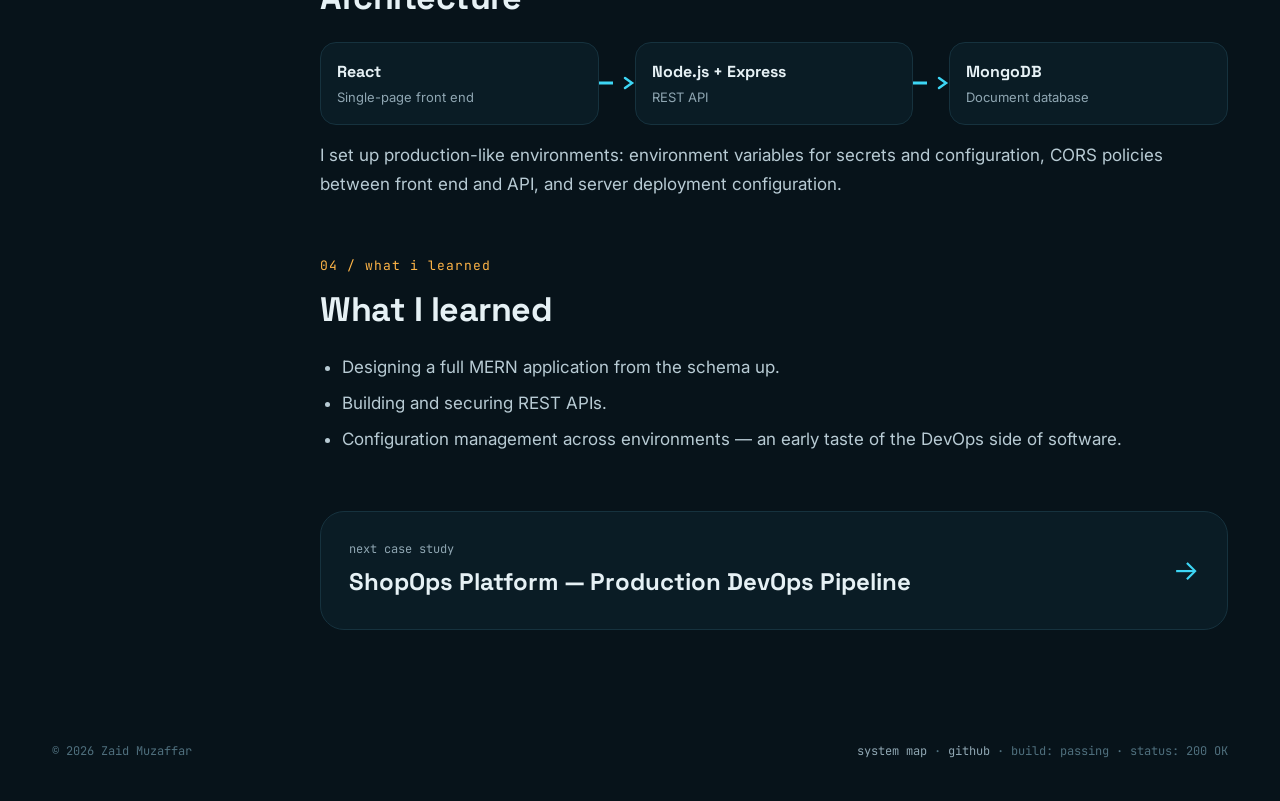
<file: projects/lawyer-client.html>
<!DOCTYPE html>
<html lang="en" data-theme="dark">
<head>
<meta charset="utf-8">
<meta name="viewport" id="vp" content="width=device-width, initial-scale=1">
<script>(function(){var small=Math.min(screen.width,screen.height)<900,v=null;try{v=localStorage.getItem('zaid-view');}catch(e){}if(small)document.documentElement.classList.add('small-device');if(small&&v!=='mobile'){document.getElementById('vp').setAttribute('content','width=1100');document.documentElement.classList.add('laptop-view');}})();</script>
<title>Lawyer–Client Matching Platform — Case study · Zaid Muzaffar</title>
<meta name="description" content="My final year project at COMSATS: a web platform that helps clients find the right lawyer by expertise and search criteria, built end to end from database to interface.">
<meta property="og:title" content="Lawyer–Client Matching Platform — Case study · Zaid Muzaffar">
<meta property="og:description" content="My final year project at COMSATS: a web platform that helps clients find the right lawyer by expertise and search criteria, built end to end from database to interface.">
<meta property="og:type" content="website">
<meta name="theme-color" content="#07131A">
<link rel="icon" href="../assets/favicon.svg" type="image/svg+xml">
<script>try{var t=localStorage.getItem('zaid-theme');if(t)document.documentElement.setAttribute('data-theme',t);}catch(e){}</script>
<link rel="preconnect" href="https://fonts.googleapis.com">
<link rel="preconnect" href="https://fonts.gstatic.com" crossorigin>
<link href="https://fonts.googleapis.com/css2?family=Space+Grotesk:wght@400;500;700&family=Inter:wght@400;500;600&family=JetBrains+Mono:wght@400;500&display=swap" rel="stylesheet">
<link rel="stylesheet" href="../css/tokens.css">
<link rel="stylesheet" href="../css/base.css">
<link rel="stylesheet" href="../css/layout.css">
<link rel="stylesheet" href="../css/components.css">
<link rel="stylesheet" href="../css/sections.css">
<link rel="stylesheet" href="../css/case.css">
</head>
<body data-base="../">
<div class="toast" role="status" aria-live="polite"></div>
<header class="nav">
  <div class="wrap nav-inner">
    <a href="../index.html#top" class="logo" aria-label="zaid.ops home"><svg width="34" height="34" viewBox="0 0 34 34" aria-hidden="true"><circle class="logo-ring" cx="17" cy="17" r="15" fill="none" stroke-width="2"/><g class="logo-hand"><path d="M17 6 L17 17 L26 21" fill="none" stroke-width="2.5" stroke-linecap="round"/></g></svg><span class="logo-text">zaid<em>.ops</em></span></a>
    <div style="display:flex;align-items:center;flex-wrap:wrap;gap:4px">
      <nav class="nav-links"><a href="../index.html#projects" style="display:inline-block">all projects</a></nav>
      <div class="nav-tools">
        <button type="button" class="icon-btn" data-palette aria-label="Search the site (Ctrl + K)"><svg viewBox="0 0 24 24" fill="none" stroke="currentColor" stroke-width="2" stroke-linecap="round" aria-hidden="true"><circle cx="11" cy="11" r="7"/><path d="M20 20l-3.5-3.5"/></svg><span class="kbd-hint">Ctrl K</span></button>
        <button type="button" class="icon-btn view-btn" data-view-toggle hidden></button>
        <button type="button" class="icon-btn" data-theme-toggle aria-label="Switch theme"></button>
        <a href="../index.html#contact" class="nav-cta">ssh zaid →</a>
      </div>
    </div>
  </div>
</header>
<main>

<section class="wrap case-hero">
  <a class="back" href="../index.html#projects">← all projects</a>
  <span class="label"><span class="dot"></span>CASE STUDY 06 · FINAL YEAR PROJECT</span>
  <h1 class="reveal">Lawyer–Client<br><span style="color:var(--accent)">Matching Platform</span></h1>
  <p class="lead reveal d1">My final year project at COMSATS: a web platform that helps clients find the right lawyer by expertise and search criteria, built end to end from database to interface.</p>
  <div class="meta reveal d2"><div><small>CONTEXT</small><b>Final Year Project, COMSATS Abbottabad</b></div><div><small>STACK</small><b>React · Node.js · Express · MongoDB</b></div><div><small>YEAR</small><b>2025–2026</b></div><div><small>STATUS</small><b>Complete</b></div></div>
  
  <div class="case-links reveal d3"><a class="btn btn-primary" href="../docs/Lawyer_Client_Platform_Case_Study.pdf">Case study PDF ↓</a><a class="btn btn-ghost" href="https://github.com/zaidmuzaffar">GitHub profile ↗</a></div>
</section>
<div class="stage-divider" aria-hidden="true">
  <svg viewBox="0 0 1440 110" preserveAspectRatio="xMidYMid slice">
    <defs><filter id="sdglow6" x="-20%" y="-200%" width="140%" height="500%"><feGaussianBlur stdDeviation="4"/></filter></defs>
    <path class="sd-base" d="M0 70 H520 C570 70 570 34 620 34 H820 C870 34 870 70 920 70 H1440" fill="none" stroke-width="2"/>
    <path class="comet sd-glow" d="M0 70 H520 C570 70 570 34 620 34 H820 C870 34 870 70 920 70 H1440" pathLength="1000" fill="none" stroke-width="6" stroke-linecap="round" filter="url(#sdglow6)" opacity=".55"/>
    <path class="comet sd-core" d="M0 70 H520 C570 70 570 34 620 34 H820 C870 34 870 70 920 70 H1440" pathLength="1000" fill="none" stroke-width="2" stroke-linecap="round"/>
    <rect class="packet" x="-7" y="-3.5" width="14" height="7" rx="3.5"><animateMotion dur="4.5s" begin="0s" repeatCount="indefinite" rotate="auto" path="M0 70 H520 C570 70 570 34 620 34 H820 C870 34 870 70 920 70 H1440"/></rect><rect class="packet" x="-7" y="-3.5" width="14" height="7" rx="3.5"><animateMotion dur="4.5s" begin="1.5s" repeatCount="indefinite" rotate="auto" path="M0 70 H520 C570 70 570 34 620 34 H820 C870 34 870 70 920 70 H1440"/></rect><rect class="packet" x="-7" y="-3.5" width="14" height="7" rx="3.5"><animateMotion dur="4.5s" begin="3s" repeatCount="indefinite" rotate="auto" path="M0 70 H520 C570 70 570 34 620 34 H820 C870 34 870 70 920 70 H1440"/></rect>
    <g class="sd-node"><circle cx="400" cy="70" r="6" stroke-width="2"/><text x="400" y="98" text-anchor="middle">plan ✓</text></g>
    <g class="sd-node"><circle cx="1040" cy="70" r="6" stroke-width="2"/><text x="1040" y="98" text-anchor="middle">ship ✓</text></g>
    <rect class="sd-pulse" x="652" y="20" width="136" height="28" rx="14" stroke-width="1.5"/>
    <rect class="sd-pill" x="652" y="20" width="136" height="28" rx="14" stroke-width="1.5"/>
    <text class="sd-label" x="720" y="38.5" text-anchor="middle">case study</text>
  </svg>
</div>
<div class="wrap case-body">
  <nav class="toc" aria-label="On this page"><a href="#problem">01 the problem</a><a href="#built">02 what i built</a><a href="#architecture">03 architecture</a><a href="#learned">04 what i learned</a></nav>
  <div class="case-content">
    <section id="problem" class="reveal"><h2><span class="num">01 / the problem</span>The problem</h2>
<p>Finding a lawyer usually depends on word of mouth. A client with a specific legal issue has no easy way to compare lawyers by what they actually practice. The platform brings both sides together and matches them on expertise and search parameters.</p></section><section id="built" class="reveal"><h2><span class="num">02 / what i built</span>What I built</h2><div class="feature-grid"><div class="feature"><b>Matching & search</b><span>Clients find lawyers by area of expertise and other search criteria.</span></div><div class="feature"><b>REST API</b><span>Express endpoints for secure data exchange between the React front end and the database.</span></div><div class="feature"><b>Data model</b><span>MongoDB schemas for clients, lawyers and their interactions.</span></div><div class="feature"><b>Payments</b><span>API endpoints for payment processing.</span></div></div></section><section id="architecture" class="reveal"><h2><span class="num">03 / architecture</span>Architecture</h2><div class="flow-diagram"><div class="flow-node"><b>React</b><span>Single-page front end</span></div><div class="flow-arrow" aria-hidden="true"><svg viewBox="0 0 36 14"><path class="flow" d="M0 7 H30" stroke="currentColor" stroke-width="3" fill="none"/><path d="M26 2 L33 7 L26 12" stroke="currentColor" stroke-width="2.5" fill="none" stroke-linecap="round"/></svg></div><div class="flow-node"><b>Node.js + Express</b><span>REST API</span></div><div class="flow-arrow" aria-hidden="true"><svg viewBox="0 0 36 14"><path class="flow" d="M0 7 H30" stroke="currentColor" stroke-width="3" fill="none"/><path d="M26 2 L33 7 L26 12" stroke="currentColor" stroke-width="2.5" fill="none" stroke-linecap="round"/></svg></div><div class="flow-node"><b>MongoDB</b><span>Document database</span></div></div><p>I set up production-like environments: environment variables for secrets and configuration, CORS policies between front end and API, and server deployment configuration.</p></section><section id="learned" class="reveal"><h2><span class="num">04 / what i learned</span>What I learned</h2>
<ul><li>Designing a full MERN application from the schema up.</li>
<li>Building and securing REST APIs.</li>
<li>Configuration management across environments — an early taste of the DevOps side of software.</li></ul></section>
    <a class="next-case" href="shopops-platform.html"><span><small>next case study</small><b>ShopOps Platform — Production DevOps Pipeline</b></span><span aria-hidden="true" style="font-size:28px;color:var(--accent)">→</span></a>
  </div>
</div>
</main>
<footer class="wrap footer">
  <span>© <span data-year>2026</span> Zaid Muzaffar</span>
  <span><a href="../index.html#map">system map</a> · <a href="https://github.com/zaidmuzaffar">github</a> · build: passing · status: 200 OK</span>
</footer>
<script src="../js/data.js"></script>
<script src="../js/core/app.js"></script>
<script src="../js/core/theme.js"></script>
<script src="../js/core/render.js"></script>
<script src="../js/core/ui.js"></script>
<script src="../js/core/features.js"></script>
<script src="../js/core/palette.js"></script>
<script src="../js/main.js"></script>
</body>
</html>
</file>
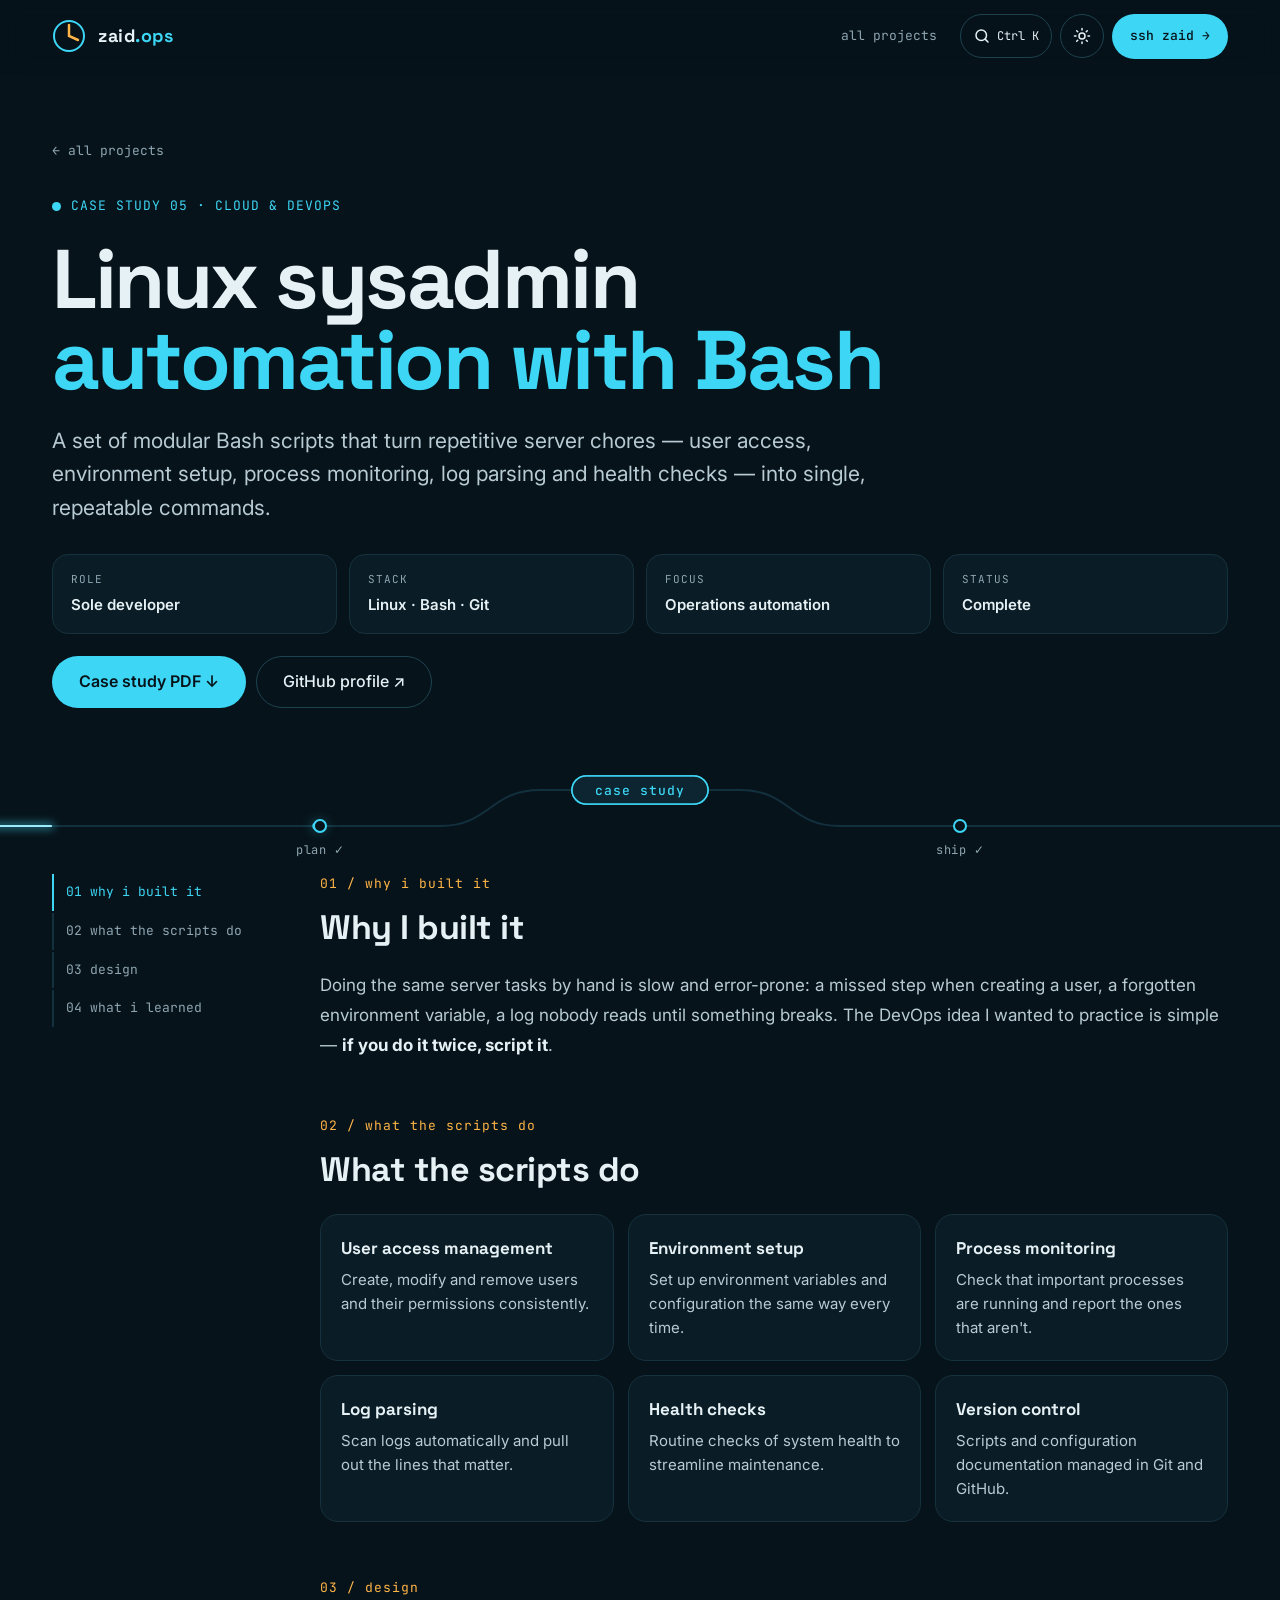
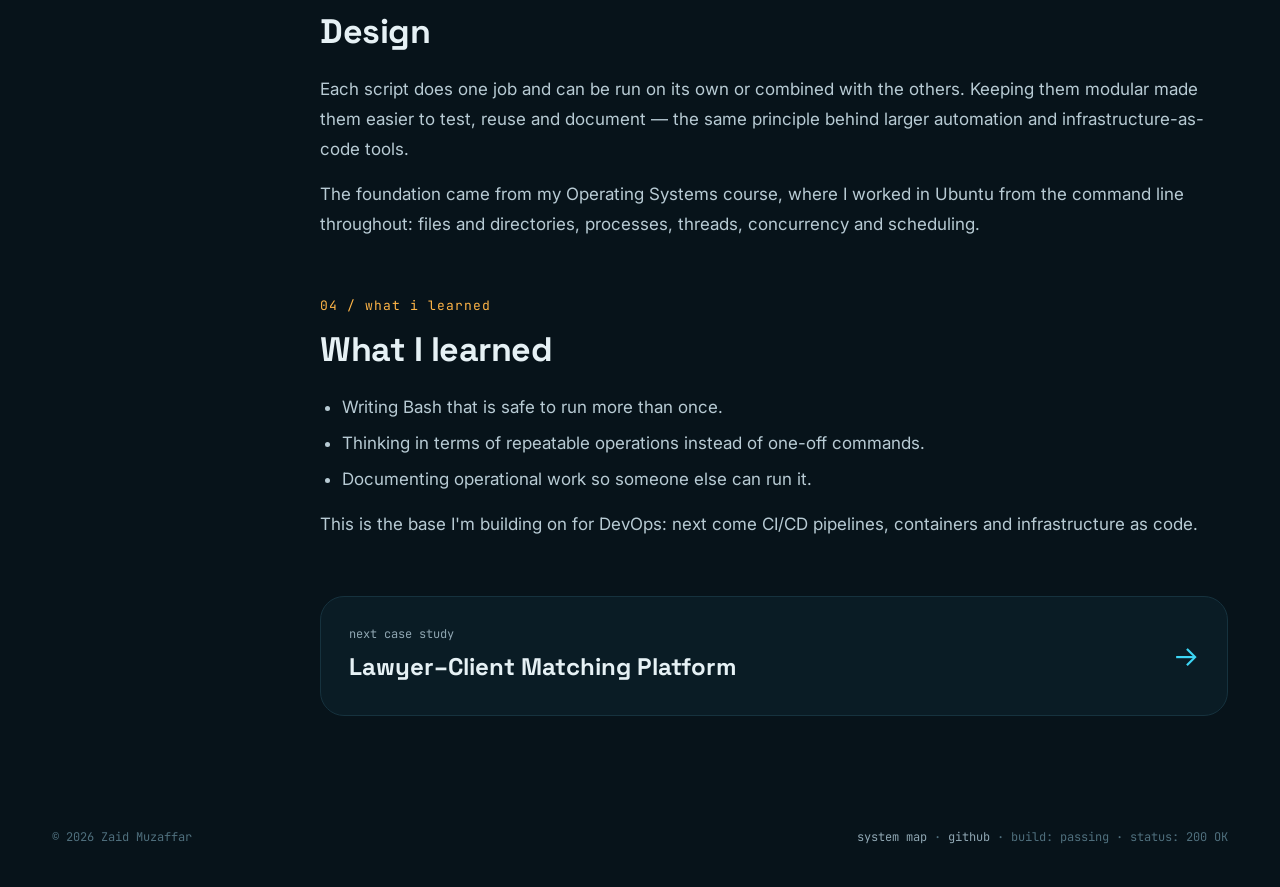
<file: projects/linux-automation.html>
<!DOCTYPE html>
<html lang="en" data-theme="dark">
<head>
<meta charset="utf-8">
<meta name="viewport" id="vp" content="width=device-width, initial-scale=1">
<script>(function(){var small=Math.min(screen.width,screen.height)<900,v=null;try{v=localStorage.getItem('zaid-view');}catch(e){}if(small)document.documentElement.classList.add('small-device');if(small&&v!=='mobile'){document.getElementById('vp').setAttribute('content','width=1100');document.documentElement.classList.add('laptop-view');}})();</script>
<title>Linux System Administration Automation — Case study · Zaid Muzaffar</title>
<meta name="description" content="A set of modular Bash scripts that turn repetitive server chores — user access, environment setup, process monitoring, log parsing and health checks — into single, repeatable commands.">
<meta property="og:title" content="Linux System Administration Automation — Case study · Zaid Muzaffar">
<meta property="og:description" content="A set of modular Bash scripts that turn repetitive server chores — user access, environment setup, process monitoring, log parsing and health checks — into single, repeatable commands.">
<meta property="og:type" content="website">
<meta name="theme-color" content="#07131A">
<link rel="icon" href="../assets/favicon.svg" type="image/svg+xml">
<script>try{var t=localStorage.getItem('zaid-theme');if(t)document.documentElement.setAttribute('data-theme',t);}catch(e){}</script>
<link rel="preconnect" href="https://fonts.googleapis.com">
<link rel="preconnect" href="https://fonts.gstatic.com" crossorigin>
<link href="https://fonts.googleapis.com/css2?family=Space+Grotesk:wght@400;500;700&family=Inter:wght@400;500;600&family=JetBrains+Mono:wght@400;500&display=swap" rel="stylesheet">
<link rel="stylesheet" href="../css/tokens.css">
<link rel="stylesheet" href="../css/base.css">
<link rel="stylesheet" href="../css/layout.css">
<link rel="stylesheet" href="../css/components.css">
<link rel="stylesheet" href="../css/sections.css">
<link rel="stylesheet" href="../css/case.css">
</head>
<body data-base="../">
<div class="toast" role="status" aria-live="polite"></div>
<header class="nav">
  <div class="wrap nav-inner">
    <a href="../index.html#top" class="logo" aria-label="zaid.ops home"><svg width="34" height="34" viewBox="0 0 34 34" aria-hidden="true"><circle class="logo-ring" cx="17" cy="17" r="15" fill="none" stroke-width="2"/><g class="logo-hand"><path d="M17 6 L17 17 L26 21" fill="none" stroke-width="2.5" stroke-linecap="round"/></g></svg><span class="logo-text">zaid<em>.ops</em></span></a>
    <div style="display:flex;align-items:center;flex-wrap:wrap;gap:4px">
      <nav class="nav-links"><a href="../index.html#projects" style="display:inline-block">all projects</a></nav>
      <div class="nav-tools">
        <button type="button" class="icon-btn" data-palette aria-label="Search the site (Ctrl + K)"><svg viewBox="0 0 24 24" fill="none" stroke="currentColor" stroke-width="2" stroke-linecap="round" aria-hidden="true"><circle cx="11" cy="11" r="7"/><path d="M20 20l-3.5-3.5"/></svg><span class="kbd-hint">Ctrl K</span></button>
        <button type="button" class="icon-btn view-btn" data-view-toggle hidden></button>
        <button type="button" class="icon-btn" data-theme-toggle aria-label="Switch theme"></button>
        <a href="../index.html#contact" class="nav-cta">ssh zaid →</a>
      </div>
    </div>
  </div>
</header>
<main>

<section class="wrap case-hero">
  <a class="back" href="../index.html#projects">← all projects</a>
  <span class="label"><span class="dot"></span>CASE STUDY 05 · CLOUD & DEVOPS</span>
  <h1 class="reveal">Linux sysadmin<br><span style="color:var(--accent)">automation with Bash</span></h1>
  <p class="lead reveal d1">A set of modular Bash scripts that turn repetitive server chores — user access, environment setup, process monitoring, log parsing and health checks — into single, repeatable commands.</p>
  <div class="meta reveal d2"><div><small>ROLE</small><b>Sole developer</b></div><div><small>STACK</small><b>Linux · Bash · Git</b></div><div><small>FOCUS</small><b>Operations automation</b></div><div><small>STATUS</small><b>Complete</b></div></div>
  
  <div class="case-links reveal d3"><a class="btn btn-primary" href="../docs/Linux_Automation_Case_Study.pdf">Case study PDF ↓</a><a class="btn btn-ghost" href="https://github.com/zaidmuzaffar">GitHub profile ↗</a></div>
</section>
<div class="stage-divider" aria-hidden="true">
  <svg viewBox="0 0 1440 110" preserveAspectRatio="xMidYMid slice">
    <defs><filter id="sdglow5" x="-20%" y="-200%" width="140%" height="500%"><feGaussianBlur stdDeviation="4"/></filter></defs>
    <path class="sd-base" d="M0 70 H520 C570 70 570 34 620 34 H820 C870 34 870 70 920 70 H1440" fill="none" stroke-width="2"/>
    <path class="comet sd-glow" d="M0 70 H520 C570 70 570 34 620 34 H820 C870 34 870 70 920 70 H1440" pathLength="1000" fill="none" stroke-width="6" stroke-linecap="round" filter="url(#sdglow5)" opacity=".55"/>
    <path class="comet sd-core" d="M0 70 H520 C570 70 570 34 620 34 H820 C870 34 870 70 920 70 H1440" pathLength="1000" fill="none" stroke-width="2" stroke-linecap="round"/>
    <rect class="packet" x="-7" y="-3.5" width="14" height="7" rx="3.5"><animateMotion dur="4.5s" begin="0s" repeatCount="indefinite" rotate="auto" path="M0 70 H520 C570 70 570 34 620 34 H820 C870 34 870 70 920 70 H1440"/></rect><rect class="packet" x="-7" y="-3.5" width="14" height="7" rx="3.5"><animateMotion dur="4.5s" begin="1.5s" repeatCount="indefinite" rotate="auto" path="M0 70 H520 C570 70 570 34 620 34 H820 C870 34 870 70 920 70 H1440"/></rect><rect class="packet" x="-7" y="-3.5" width="14" height="7" rx="3.5"><animateMotion dur="4.5s" begin="3s" repeatCount="indefinite" rotate="auto" path="M0 70 H520 C570 70 570 34 620 34 H820 C870 34 870 70 920 70 H1440"/></rect>
    <g class="sd-node"><circle cx="400" cy="70" r="6" stroke-width="2"/><text x="400" y="98" text-anchor="middle">plan ✓</text></g>
    <g class="sd-node"><circle cx="1040" cy="70" r="6" stroke-width="2"/><text x="1040" y="98" text-anchor="middle">ship ✓</text></g>
    <rect class="sd-pulse" x="652" y="20" width="136" height="28" rx="14" stroke-width="1.5"/>
    <rect class="sd-pill" x="652" y="20" width="136" height="28" rx="14" stroke-width="1.5"/>
    <text class="sd-label" x="720" y="38.5" text-anchor="middle">case study</text>
  </svg>
</div>
<div class="wrap case-body">
  <nav class="toc" aria-label="On this page"><a href="#why">01 why i built it</a><a href="#scripts">02 what the scripts do</a><a href="#design">03 design</a><a href="#learned">04 what i learned</a></nav>
  <div class="case-content">
    <section id="why" class="reveal"><h2><span class="num">01 / why i built it</span>Why I built it</h2>
<p>Doing the same server tasks by hand is slow and error-prone: a missed step when creating a user, a forgotten environment variable, a log nobody reads until something breaks. The DevOps idea I wanted to practice is simple — <strong>if you do it twice, script it</strong>.</p></section><section id="scripts" class="reveal"><h2><span class="num">02 / what the scripts do</span>What the scripts do</h2><div class="feature-grid"><div class="feature"><b>User access management</b><span>Create, modify and remove users and their permissions consistently.</span></div><div class="feature"><b>Environment setup</b><span>Set up environment variables and configuration the same way every time.</span></div><div class="feature"><b>Process monitoring</b><span>Check that important processes are running and report the ones that aren't.</span></div><div class="feature"><b>Log parsing</b><span>Scan logs automatically and pull out the lines that matter.</span></div><div class="feature"><b>Health checks</b><span>Routine checks of system health to streamline maintenance.</span></div><div class="feature"><b>Version control</b><span>Scripts and configuration documentation managed in Git and GitHub.</span></div></div></section><section id="design" class="reveal"><h2><span class="num">03 / design</span>Design</h2>
<p>Each script does one job and can be run on its own or combined with the others. Keeping them modular made them easier to test, reuse and document — the same principle behind larger automation and infrastructure-as-code tools.</p>
<p>The foundation came from my Operating Systems course, where I worked in Ubuntu from the command line throughout: files and directories, processes, threads, concurrency and scheduling.</p></section><section id="learned" class="reveal"><h2><span class="num">04 / what i learned</span>What I learned</h2>
<ul><li>Writing Bash that is safe to run more than once.</li>
<li>Thinking in terms of repeatable operations instead of one-off commands.</li>
<li>Documenting operational work so someone else can run it.</li></ul>
<p>This is the base I'm building on for DevOps: next come CI/CD pipelines, containers and infrastructure as code.</p></section>
    <a class="next-case" href="lawyer-client.html"><span><small>next case study</small><b>Lawyer–Client Matching Platform</b></span><span aria-hidden="true" style="font-size:28px;color:var(--accent)">→</span></a>
  </div>
</div>
</main>
<footer class="wrap footer">
  <span>© <span data-year>2026</span> Zaid Muzaffar</span>
  <span><a href="../index.html#map">system map</a> · <a href="https://github.com/zaidmuzaffar">github</a> · build: passing · status: 200 OK</span>
</footer>
<script src="../js/data.js"></script>
<script src="../js/core/app.js"></script>
<script src="../js/core/theme.js"></script>
<script src="../js/core/render.js"></script>
<script src="../js/core/ui.js"></script>
<script src="../js/core/features.js"></script>
<script src="../js/core/palette.js"></script>
<script src="../js/main.js"></script>
</body>
</html>
</file>
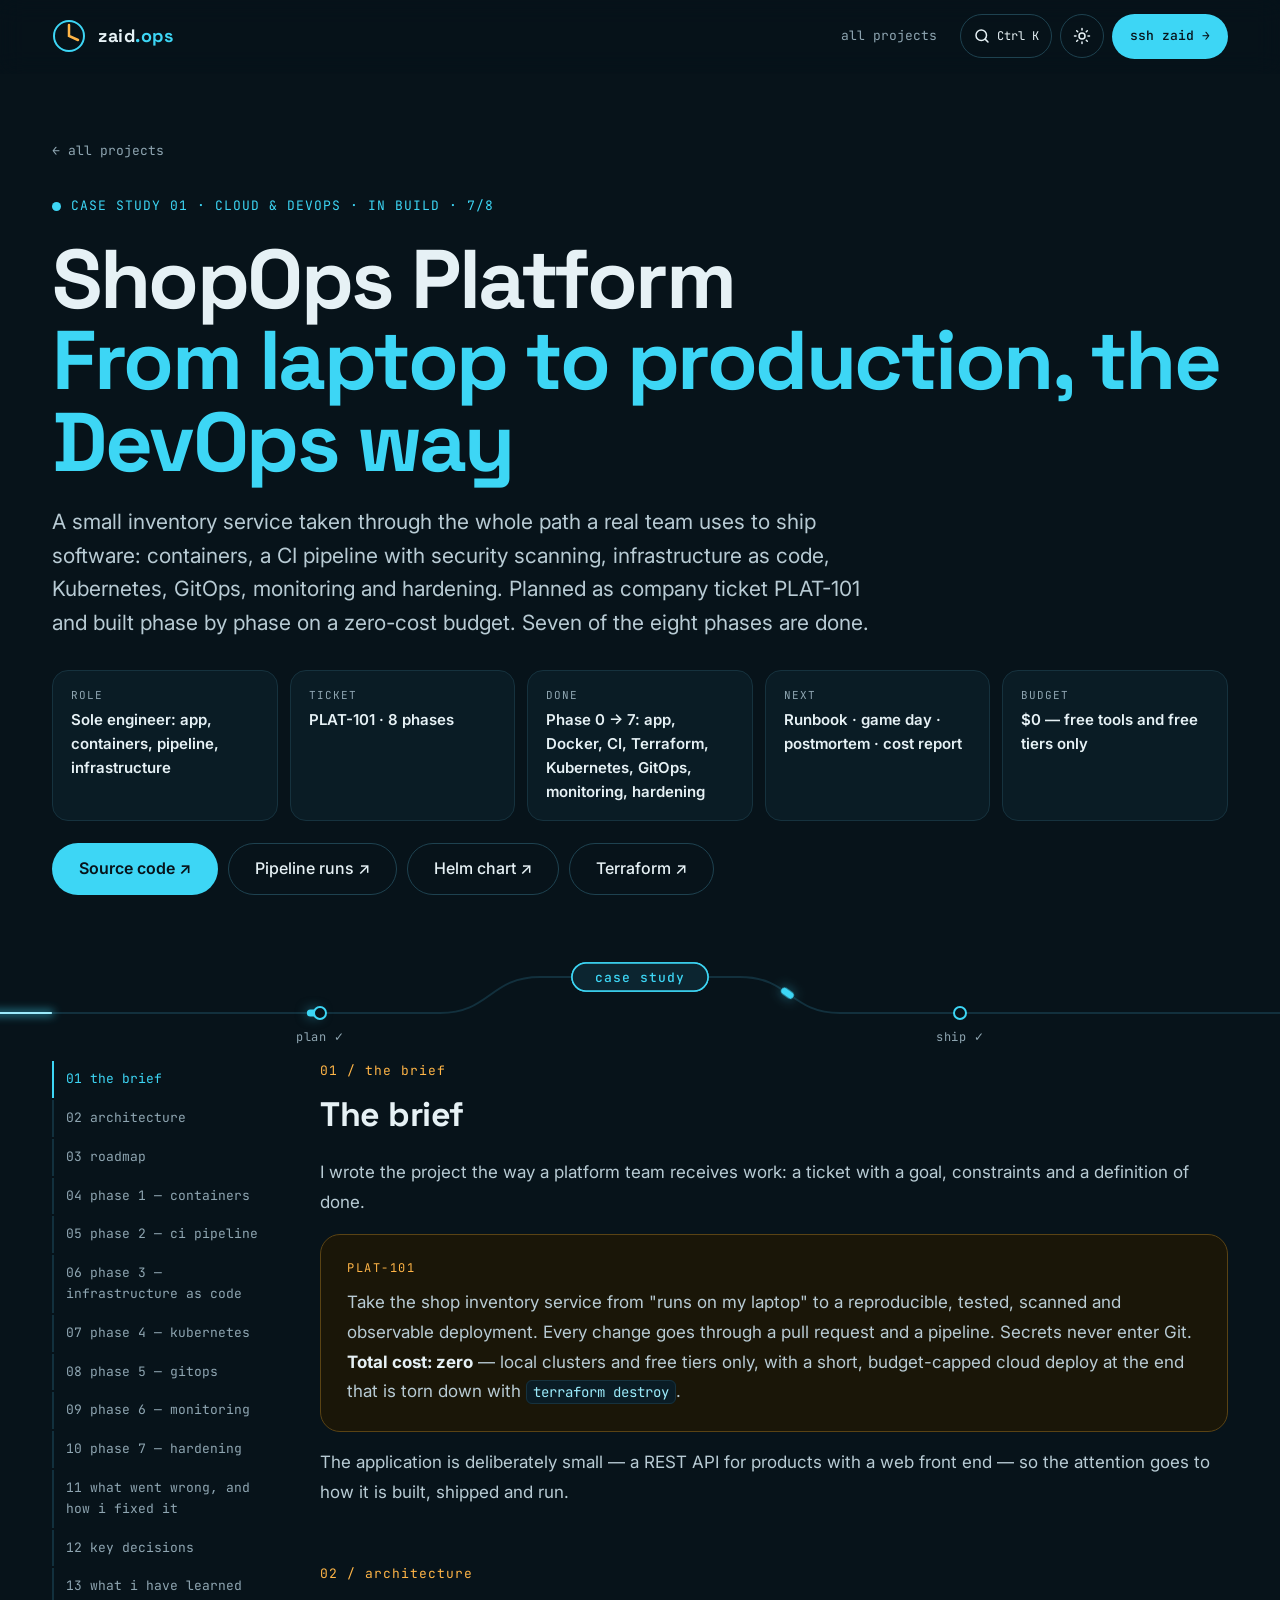
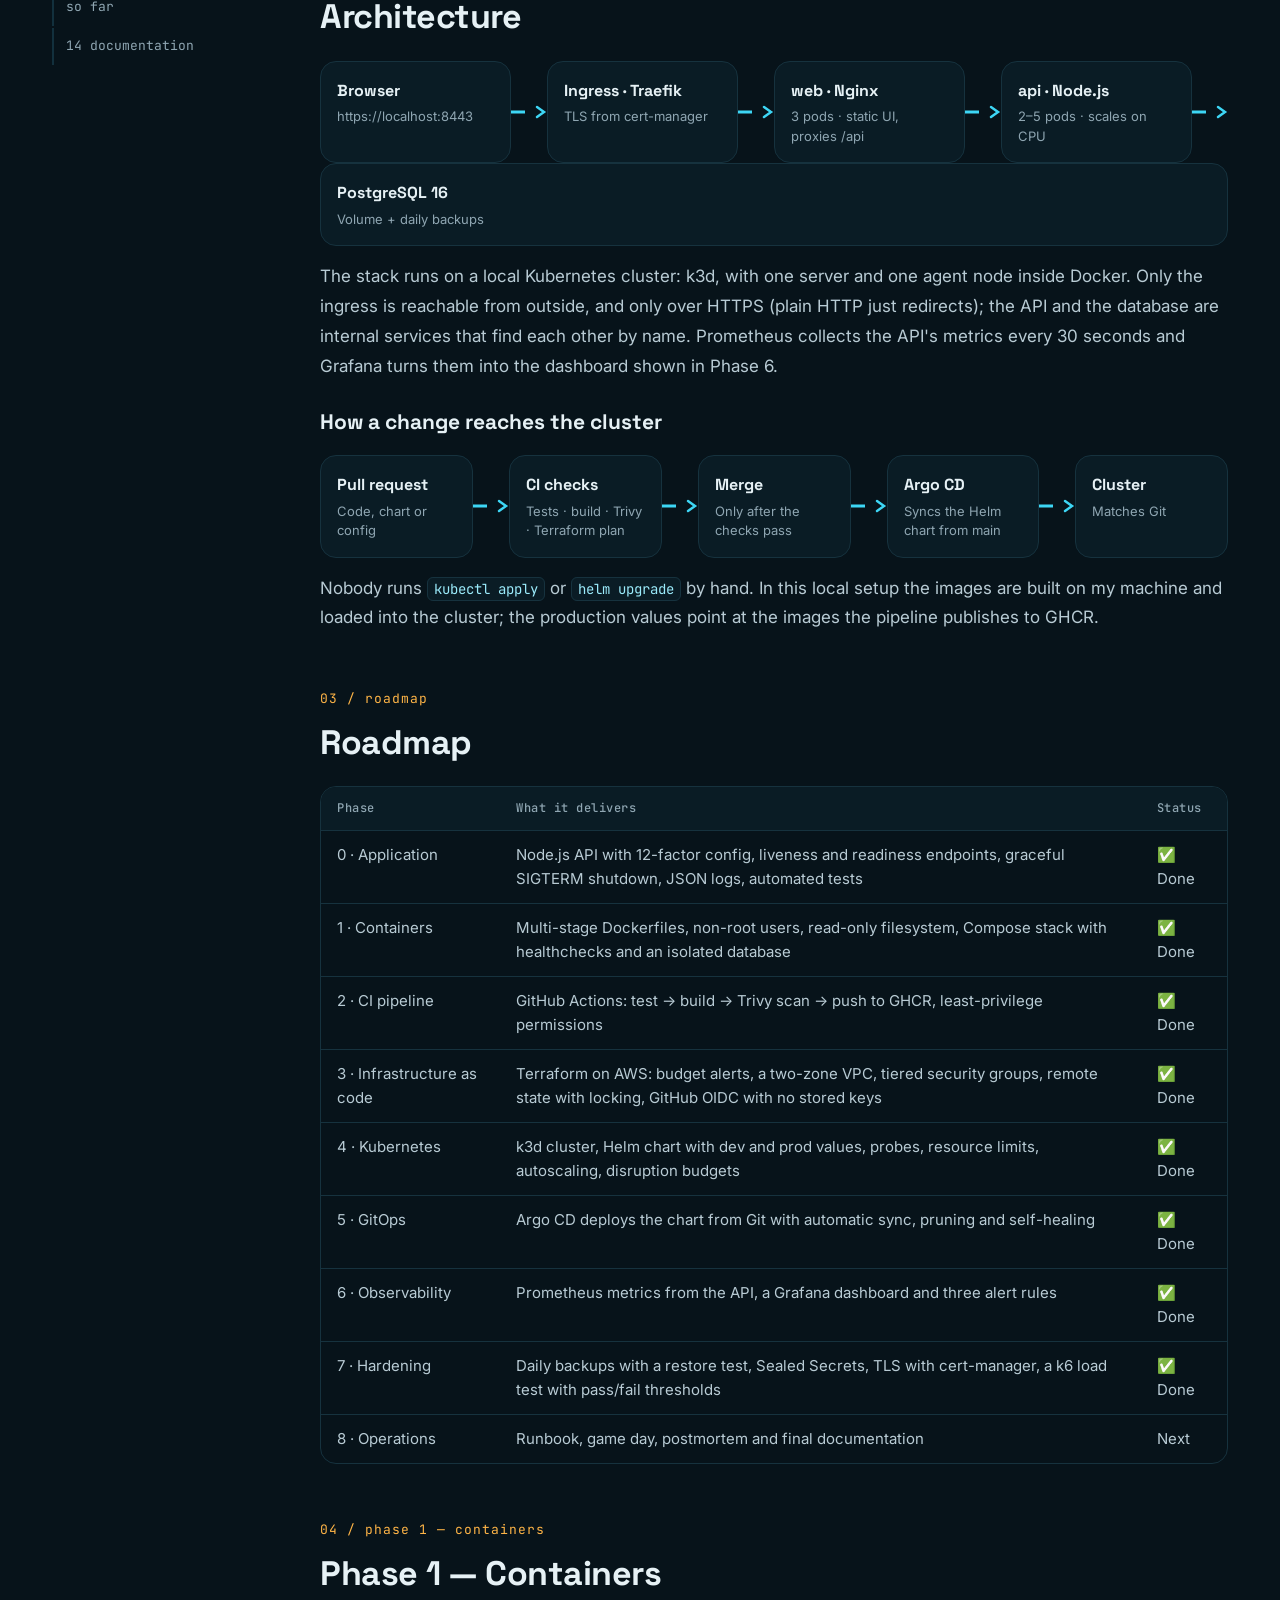
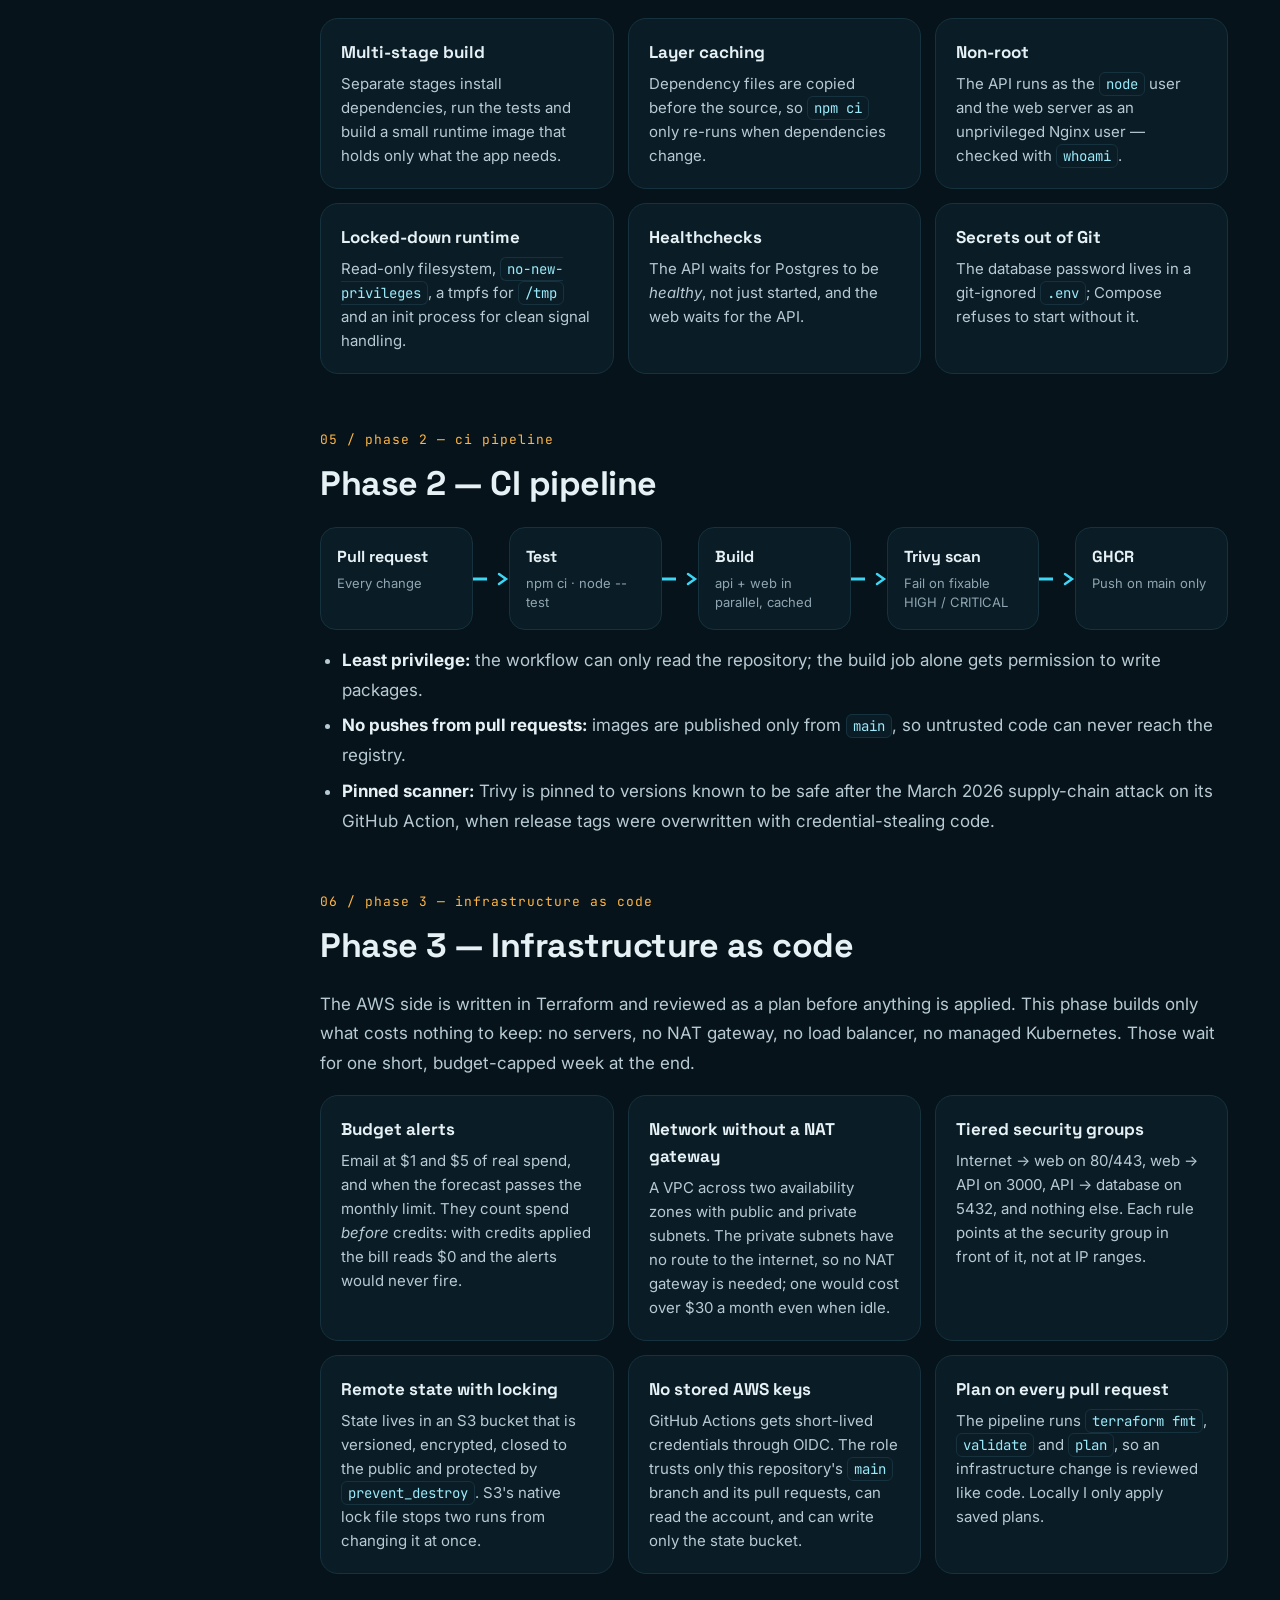
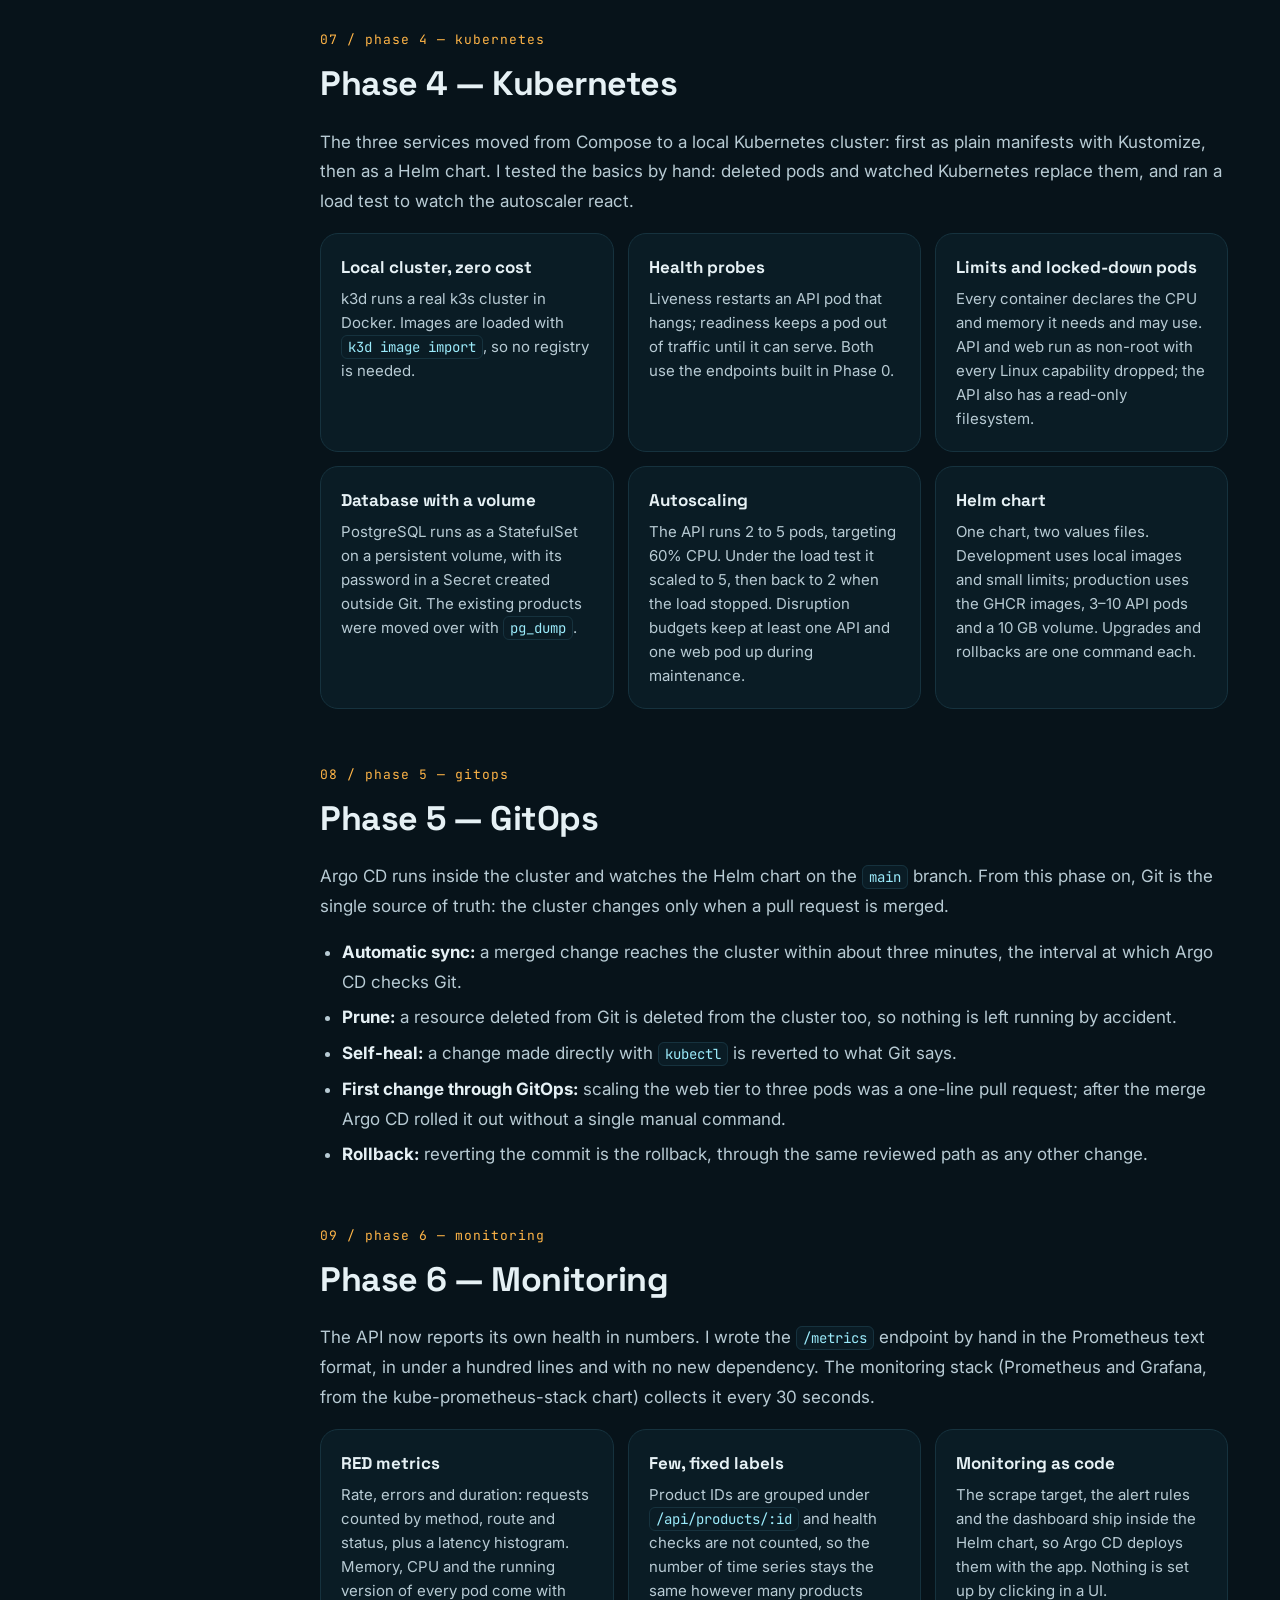
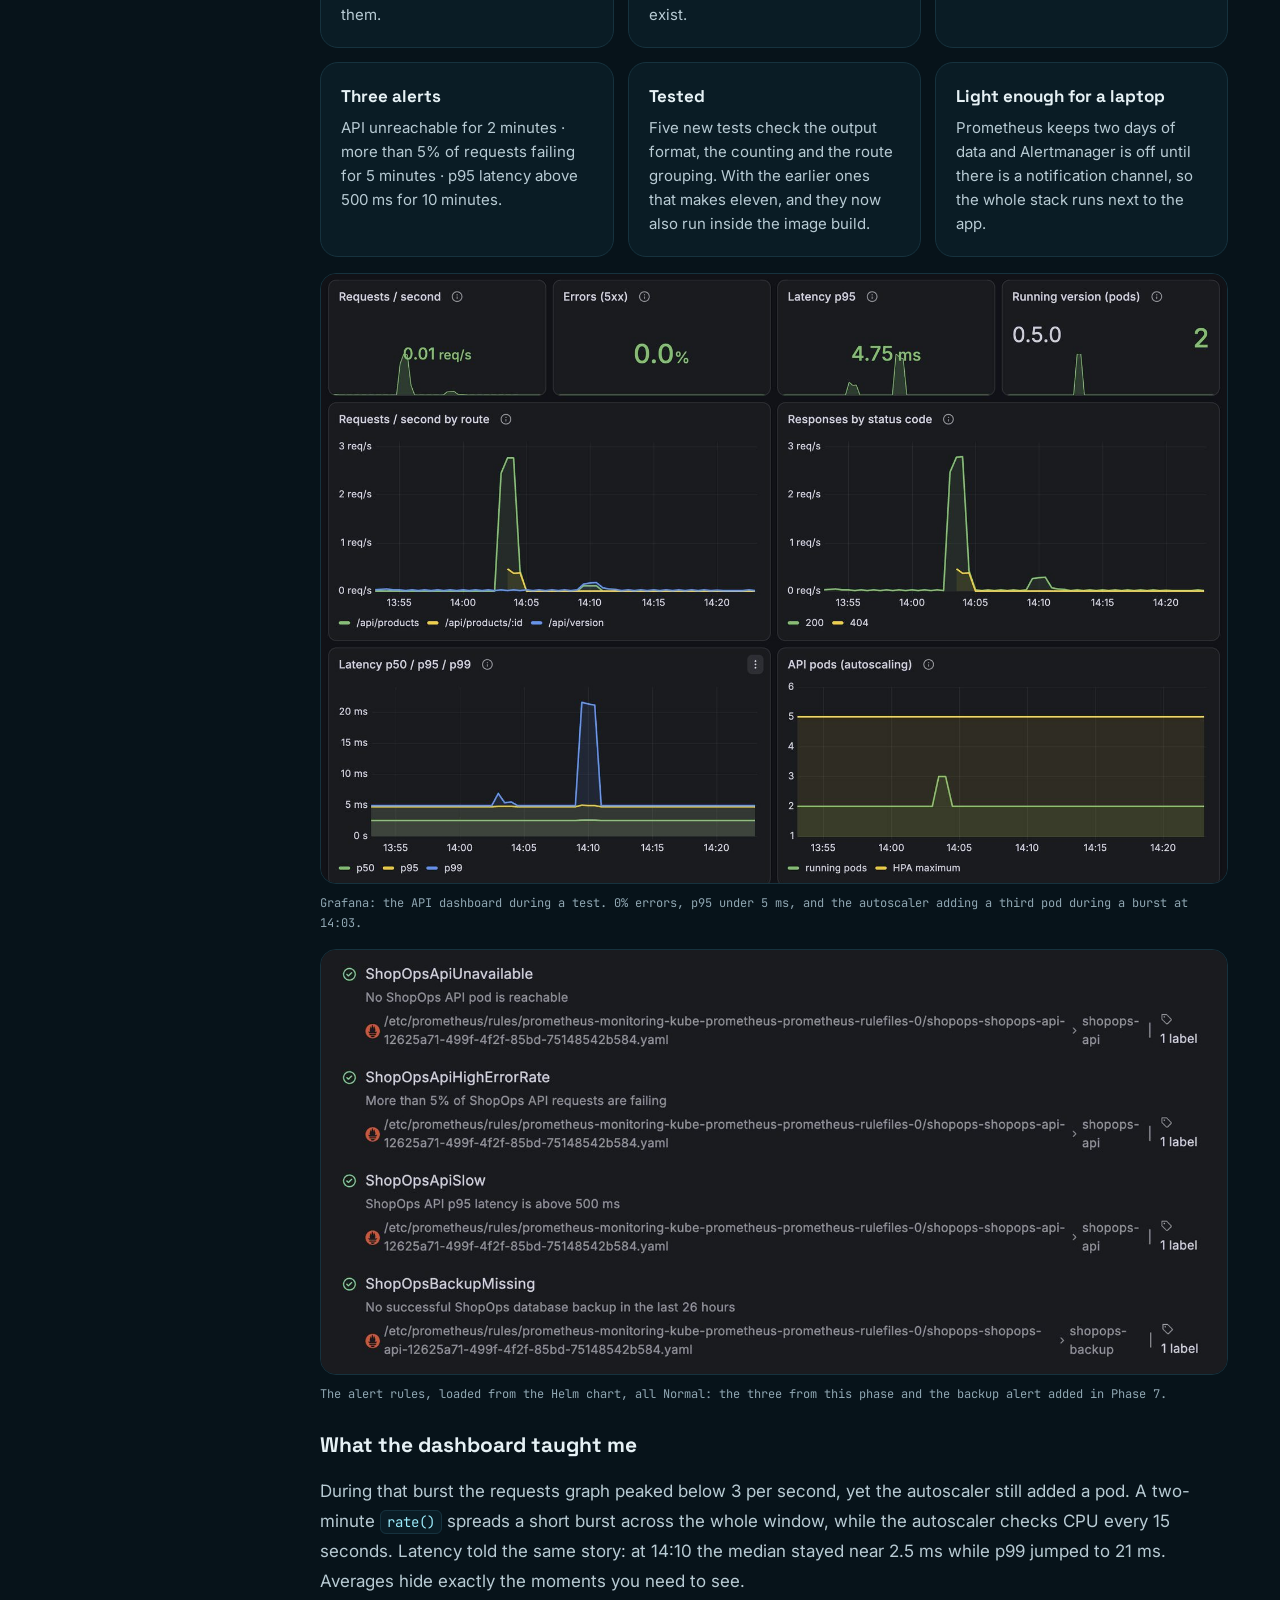
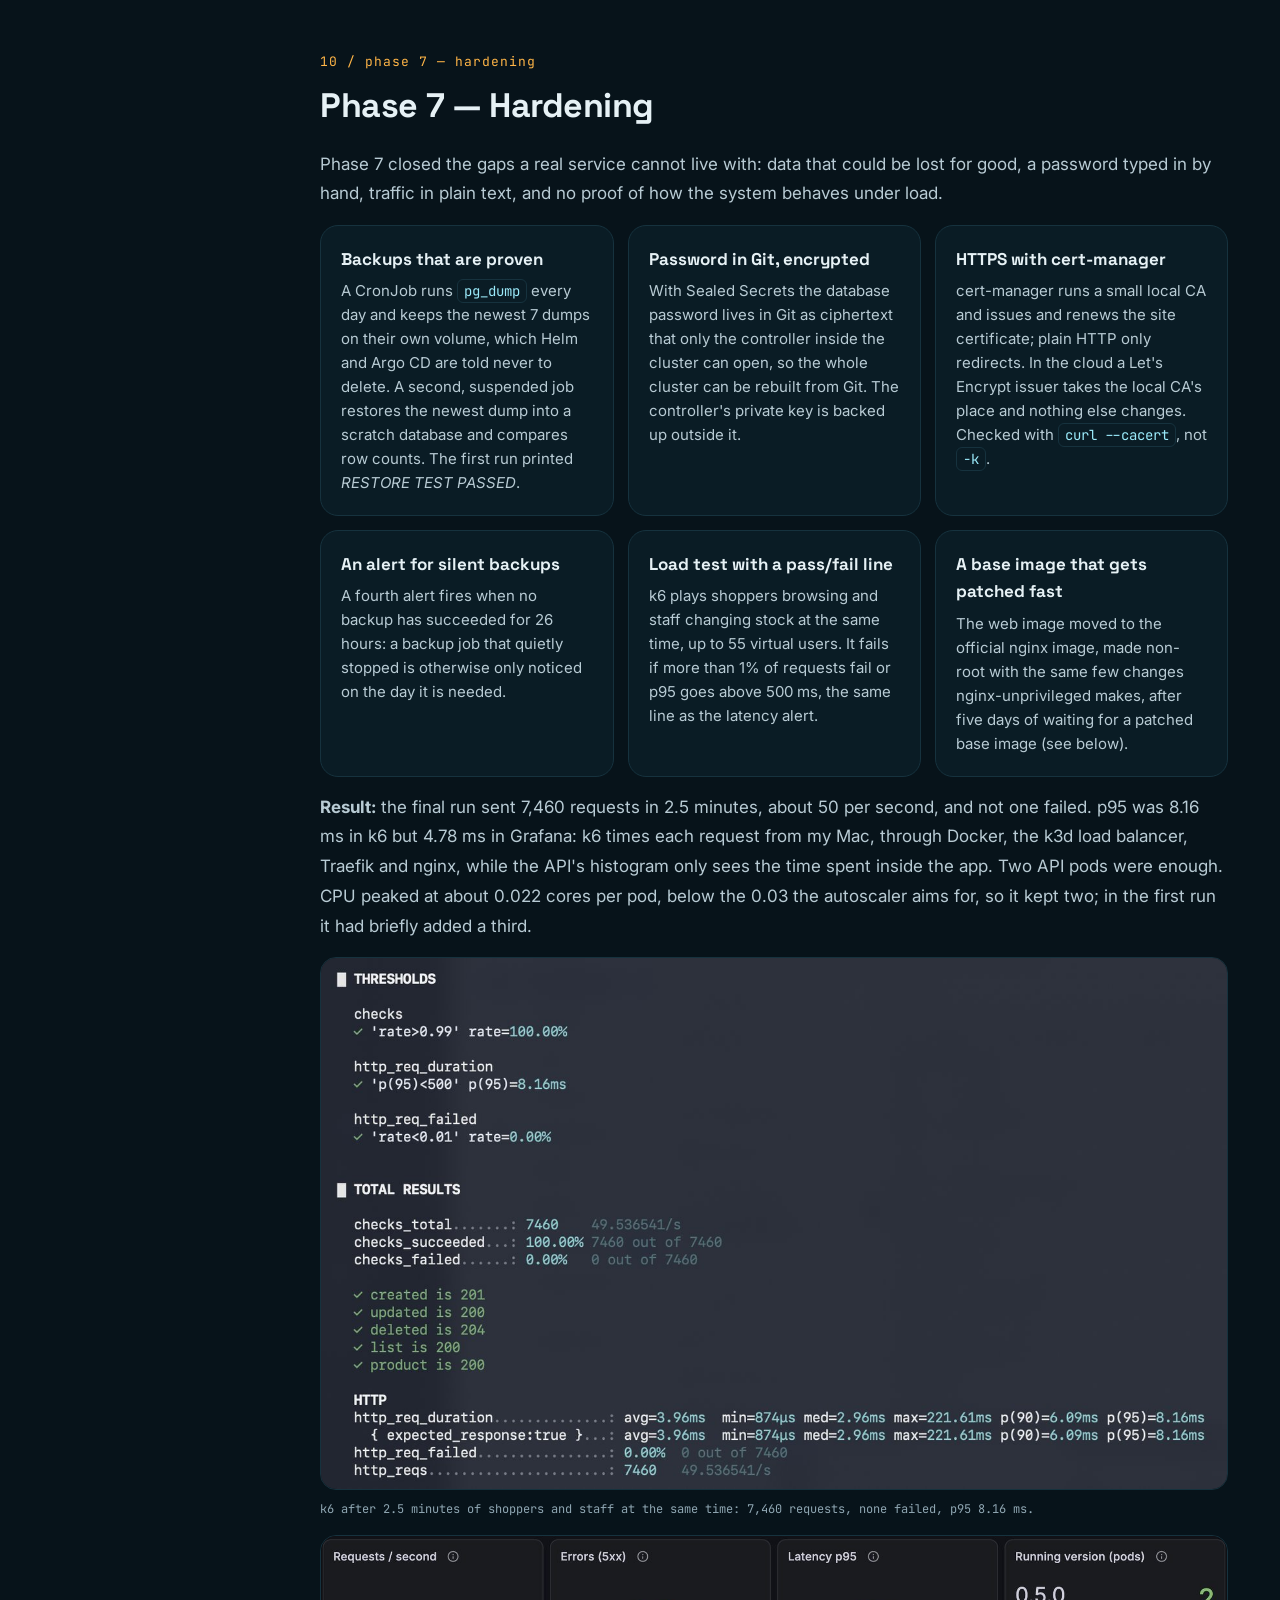
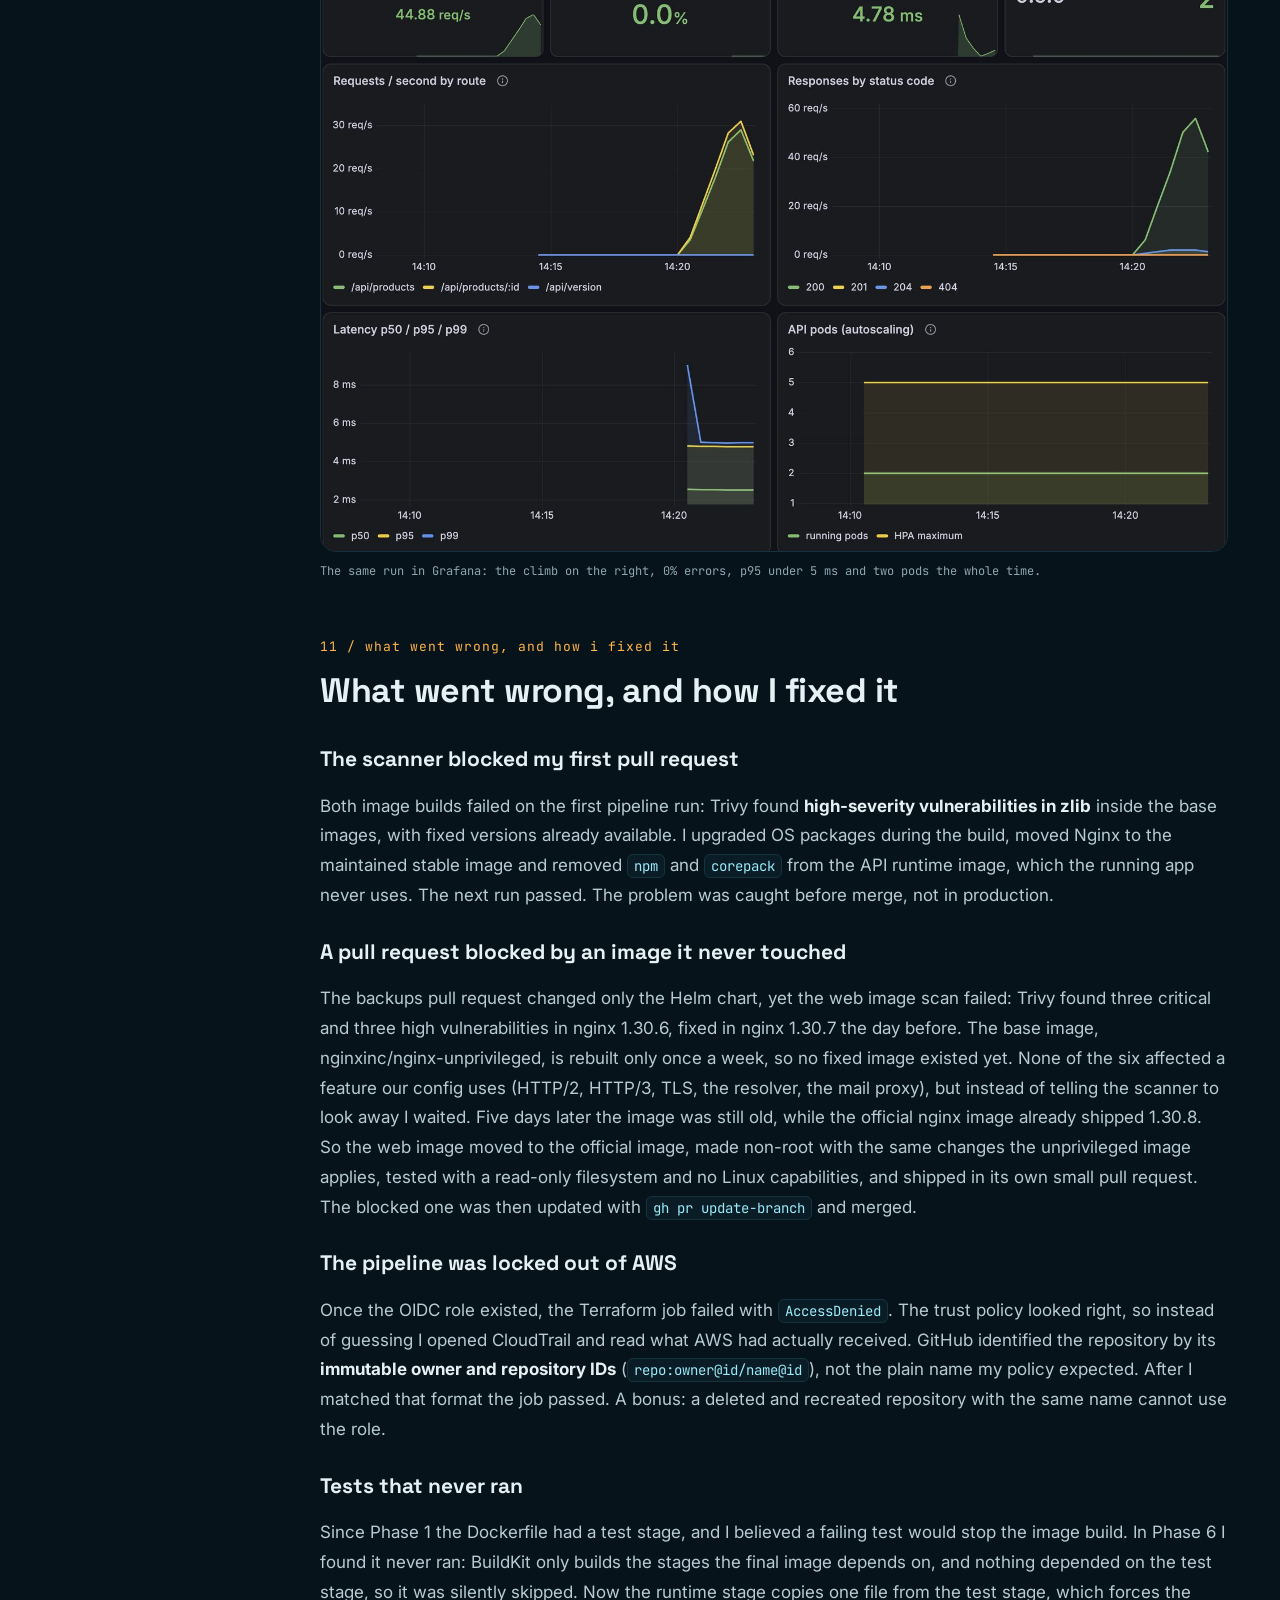
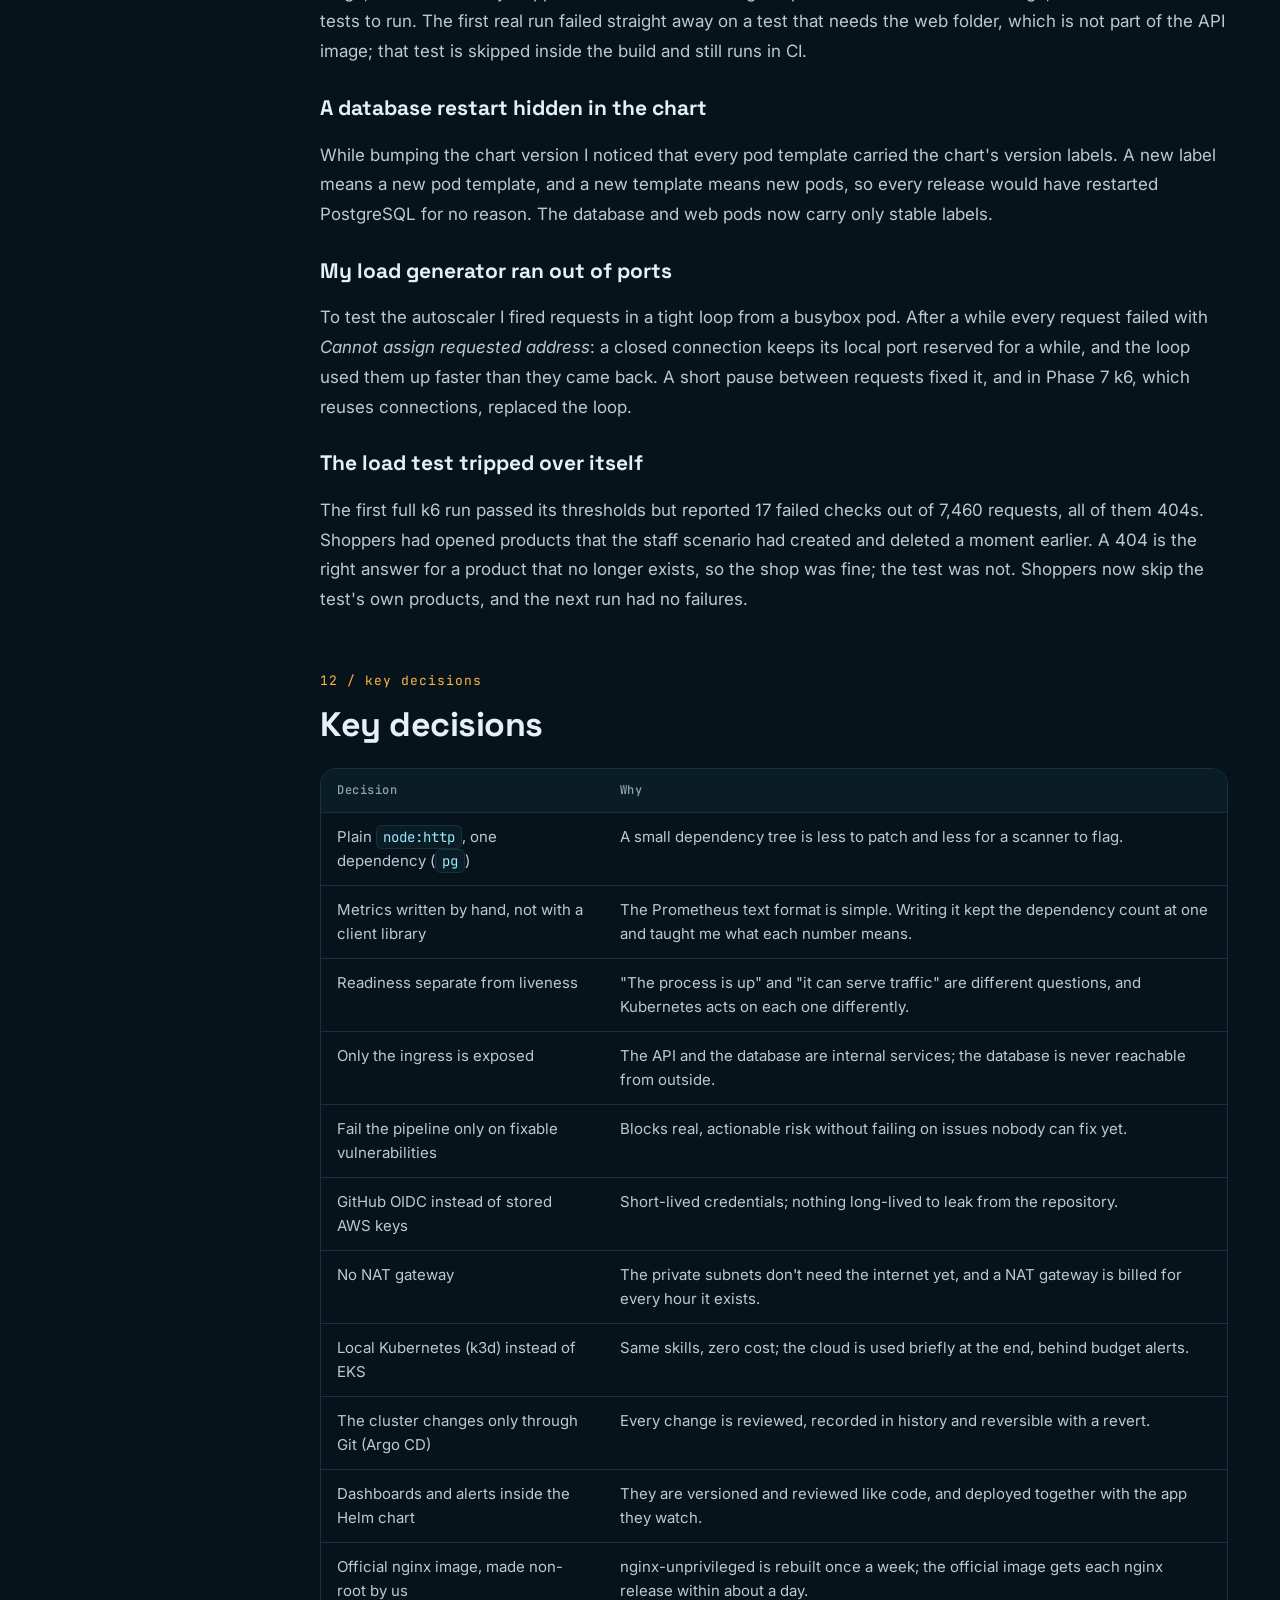
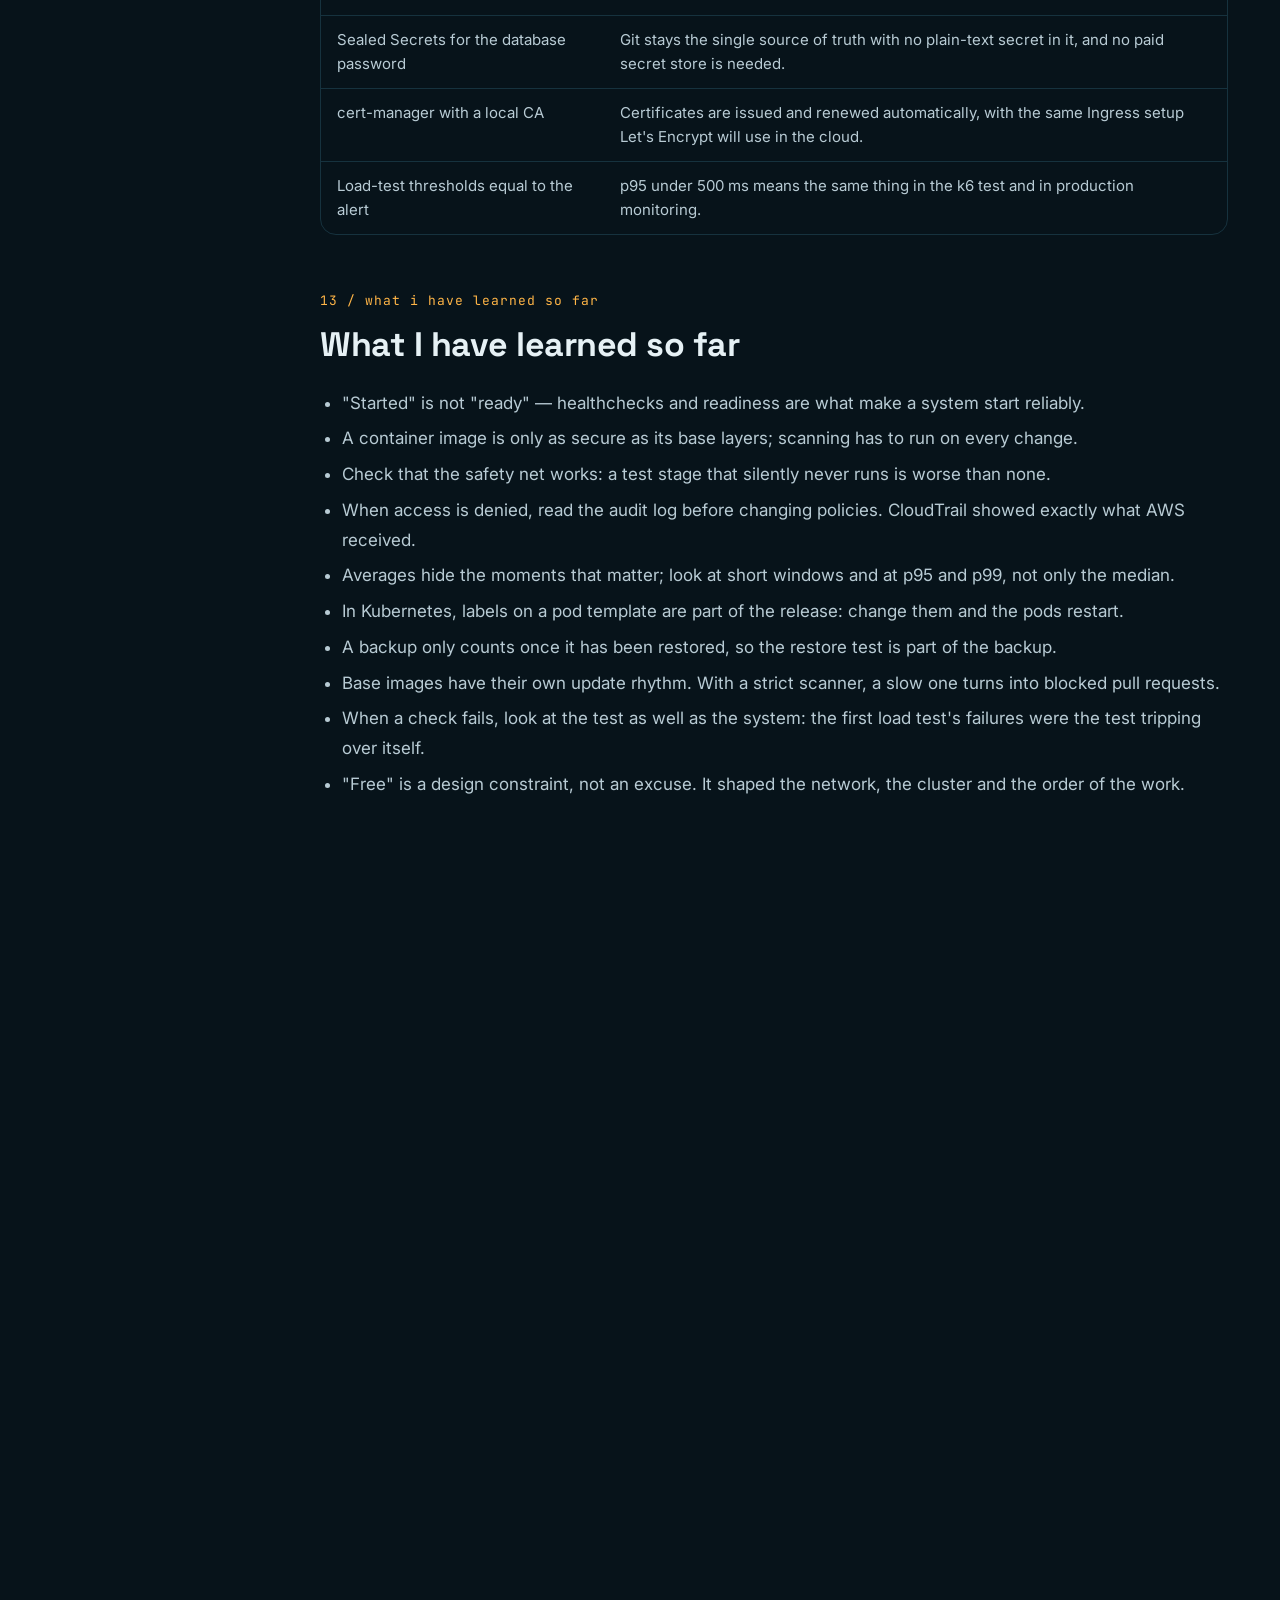
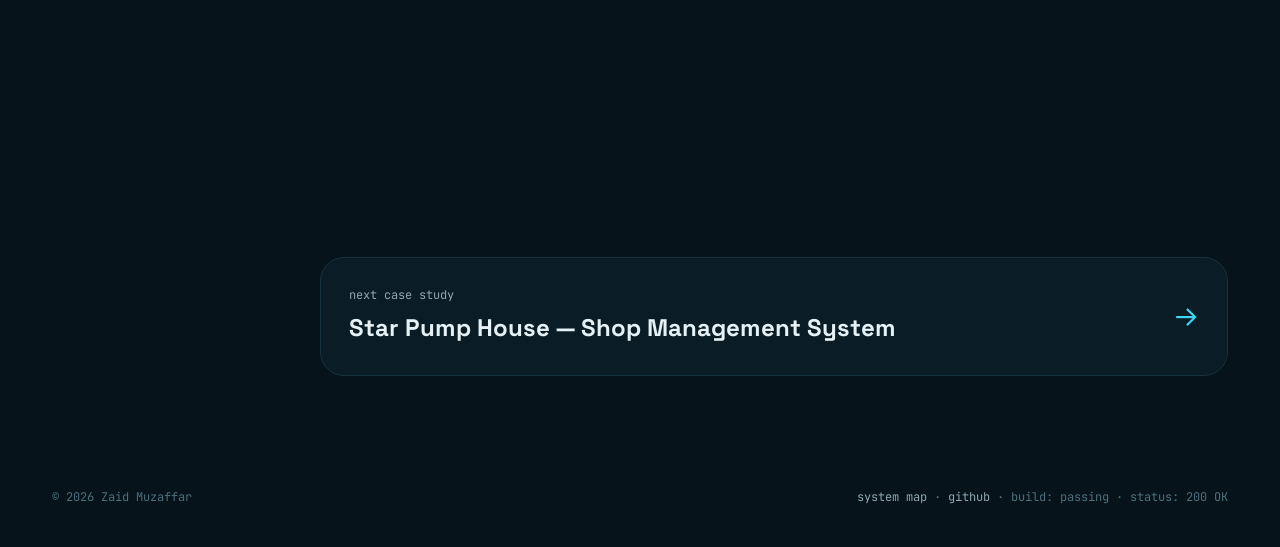
<file: projects/shopops-platform.html>
<!DOCTYPE html>
<html lang="en" data-theme="dark">
<head>
<meta charset="utf-8">
<meta name="viewport" id="vp" content="width=device-width, initial-scale=1">
<script>(function(){var small=Math.min(screen.width,screen.height)<900,v=null;try{v=localStorage.getItem('zaid-view');}catch(e){}if(small)document.documentElement.classList.add('small-device');if(small&&v!=='mobile'){document.getElementById('vp').setAttribute('content','width=1100');document.documentElement.classList.add('laptop-view');}})();</script>
<title>ShopOps Platform — Case study · Zaid Muzaffar</title>
<meta name="description" content="A small inventory service taken through the whole path a real team uses to ship software: containers, a CI pipeline with security scanning, infrastructure as code, Kubernetes, GitOps, monitoring and hardening. Planned as company ticket PLAT-101 and built phase by phase on a zero-cost budget. Seven of the eight phases are done.">
<meta property="og:title" content="ShopOps Platform — Case study · Zaid Muzaffar">
<meta property="og:description" content="A small inventory service taken through the whole path a real team uses to ship software: containers, a CI pipeline with security scanning, infrastructure as code, Kubernetes, GitOps, monitoring and hardening. Planned as company ticket PLAT-101 and built phase by phase on a zero-cost budget. Seven of the eight phases are done.">
<meta property="og:type" content="website">
<meta name="theme-color" content="#07131A">
<link rel="icon" href="../assets/favicon.svg" type="image/svg+xml">
<script>try{var t=localStorage.getItem('zaid-theme');if(t)document.documentElement.setAttribute('data-theme',t);}catch(e){}</script>
<link rel="preconnect" href="https://fonts.googleapis.com">
<link rel="preconnect" href="https://fonts.gstatic.com" crossorigin>
<link href="https://fonts.googleapis.com/css2?family=Space+Grotesk:wght@400;500;700&family=Inter:wght@400;500;600&family=JetBrains+Mono:wght@400;500&display=swap" rel="stylesheet">
<link rel="stylesheet" href="../css/tokens.css">
<link rel="stylesheet" href="../css/base.css">
<link rel="stylesheet" href="../css/layout.css">
<link rel="stylesheet" href="../css/components.css">
<link rel="stylesheet" href="../css/sections.css">
<link rel="stylesheet" href="../css/case.css">
</head>
<body data-base="../">
<div class="toast" role="status" aria-live="polite"></div>
<header class="nav">
  <div class="wrap nav-inner">
    <a href="../index.html#top" class="logo" aria-label="zaid.ops home"><svg width="34" height="34" viewBox="0 0 34 34" aria-hidden="true"><circle class="logo-ring" cx="17" cy="17" r="15" fill="none" stroke-width="2"/><g class="logo-hand"><path d="M17 6 L17 17 L26 21" fill="none" stroke-width="2.5" stroke-linecap="round"/></g></svg><span class="logo-text">zaid<em>.ops</em></span></a>
    <div style="display:flex;align-items:center;flex-wrap:wrap;gap:4px">
      <nav class="nav-links"><a href="../index.html#projects" style="display:inline-block">all projects</a></nav>
      <div class="nav-tools">
        <button type="button" class="icon-btn" data-palette aria-label="Search the site (Ctrl + K)"><svg viewBox="0 0 24 24" fill="none" stroke="currentColor" stroke-width="2" stroke-linecap="round" aria-hidden="true"><circle cx="11" cy="11" r="7"/><path d="M20 20l-3.5-3.5"/></svg><span class="kbd-hint">Ctrl K</span></button>
        <button type="button" class="icon-btn view-btn" data-view-toggle hidden></button>
        <button type="button" class="icon-btn" data-theme-toggle aria-label="Switch theme"></button>
        <a href="../index.html#contact" class="nav-cta">ssh zaid →</a>
      </div>
    </div>
  </div>
</header>
<main>

<section class="wrap case-hero">
  <a class="back" href="../index.html#projects">← all projects</a>
  <span class="label"><span class="dot"></span>CASE STUDY 01 · CLOUD &amp; DEVOPS · IN BUILD · 7/8</span>
  <h1 class="reveal">ShopOps Platform<br><span style="color:var(--accent)">From laptop to production, the DevOps way</span></h1>
  <p class="lead reveal d1">A small inventory service taken through the whole path a real team uses to ship software: containers, a CI pipeline with security scanning, infrastructure as code, Kubernetes, GitOps, monitoring and hardening. Planned as company ticket PLAT-101 and built phase by phase on a zero-cost budget. Seven of the eight phases are done.</p>
  <div class="meta reveal d2"><div><small>ROLE</small><b>Sole engineer: app, containers, pipeline, infrastructure</b></div><div><small>TICKET</small><b>PLAT-101 · 8 phases</b></div><div><small>DONE</small><b>Phase 0 → 7: app, Docker, CI, Terraform, Kubernetes, GitOps, monitoring, hardening</b></div><div><small>NEXT</small><b>Runbook · game day · postmortem · cost report</b></div><div><small>BUDGET</small><b>$0 — free tools and free tiers only</b></div></div>
  
  <div class="case-links reveal d3"><a class="btn btn-primary" href="https://github.com/zaidmuzaffar/shopops-platform">Source code ↗</a><a class="btn btn-ghost" href="https://github.com/zaidmuzaffar/shopops-platform/actions">Pipeline runs ↗</a><a class="btn btn-ghost" href="https://github.com/zaidmuzaffar/shopops-platform/tree/main/k8s/helm/shopops">Helm chart ↗</a><a class="btn btn-ghost" href="https://github.com/zaidmuzaffar/shopops-platform/tree/main/infra">Terraform ↗</a></div>
</section>
<div class="stage-divider" aria-hidden="true">
  <svg viewBox="0 0 1440 110" preserveAspectRatio="xMidYMid slice">
    <defs><filter id="sdglow1" x="-20%" y="-200%" width="140%" height="500%"><feGaussianBlur stdDeviation="4"/></filter></defs>
    <path class="sd-base" d="M0 70 H520 C570 70 570 34 620 34 H820 C870 34 870 70 920 70 H1440" fill="none" stroke-width="2"/>
    <path class="comet sd-glow" d="M0 70 H520 C570 70 570 34 620 34 H820 C870 34 870 70 920 70 H1440" pathLength="1000" fill="none" stroke-width="6" stroke-linecap="round" filter="url(#sdglow1)" opacity=".55"/>
    <path class="comet sd-core" d="M0 70 H520 C570 70 570 34 620 34 H820 C870 34 870 70 920 70 H1440" pathLength="1000" fill="none" stroke-width="2" stroke-linecap="round"/>
    <rect class="packet" x="-7" y="-3.5" width="14" height="7" rx="3.5"><animateMotion dur="4.5s" begin="0s" repeatCount="indefinite" rotate="auto" path="M0 70 H520 C570 70 570 34 620 34 H820 C870 34 870 70 920 70 H1440"/></rect><rect class="packet" x="-7" y="-3.5" width="14" height="7" rx="3.5"><animateMotion dur="4.5s" begin="1.5s" repeatCount="indefinite" rotate="auto" path="M0 70 H520 C570 70 570 34 620 34 H820 C870 34 870 70 920 70 H1440"/></rect><rect class="packet" x="-7" y="-3.5" width="14" height="7" rx="3.5"><animateMotion dur="4.5s" begin="3s" repeatCount="indefinite" rotate="auto" path="M0 70 H520 C570 70 570 34 620 34 H820 C870 34 870 70 920 70 H1440"/></rect>
    <g class="sd-node"><circle cx="400" cy="70" r="6" stroke-width="2"/><text x="400" y="98" text-anchor="middle">plan ✓</text></g>
    <g class="sd-node"><circle cx="1040" cy="70" r="6" stroke-width="2"/><text x="1040" y="98" text-anchor="middle">ship ✓</text></g>
    <rect class="sd-pulse" x="652" y="20" width="136" height="28" rx="14" stroke-width="1.5"/>
    <rect class="sd-pill" x="652" y="20" width="136" height="28" rx="14" stroke-width="1.5"/>
    <text class="sd-label" x="720" y="38.5" text-anchor="middle">case study</text>
  </svg>
</div>
<div class="wrap case-body">
  <nav class="toc" aria-label="On this page"><a href="#brief">01 the brief</a><a href="#architecture">02 architecture</a><a href="#phases">03 roadmap</a><a href="#containers">04 phase 1 — containers</a><a href="#pipeline">05 phase 2 — ci pipeline</a><a href="#terraform">06 phase 3 — infrastructure as code</a><a href="#kubernetes">07 phase 4 — kubernetes</a><a href="#gitops">08 phase 5 — gitops</a><a href="#monitoring">09 phase 6 — monitoring</a><a href="#hardening">10 phase 7 — hardening</a><a href="#incidents">11 what went wrong, and how i fixed it</a><a href="#decisions">12 key decisions</a><a href="#learned">13 what i have learned so far</a><a href="#docs">14 documentation</a></nav>
  <div class="case-content">
    <section id="brief" class="reveal"><h2><span class="num">01 / the brief</span>The brief</h2>
<p>I wrote the project the way a platform team receives work: a ticket with a goal, constraints and a definition of done.</p>
<div class="callout brass"><span class="mono">PLAT-101</span><p>Take the shop inventory service from "runs on my laptop" to a reproducible, tested, scanned and observable deployment. Every change goes through a pull request and a pipeline. Secrets never enter Git. <strong>Total cost: zero</strong> — local clusters and free tiers only, with a short, budget-capped cloud deploy at the end that is torn down with <code>terraform destroy</code>.</p></div>
<p>The application is deliberately small — a REST API for products with a web front end — so the attention goes to how it is built, shipped and run.</p></section><section id="architecture" class="reveal"><h2><span class="num">02 / architecture</span>Architecture</h2><div class="flow-diagram"><div class="flow-node"><b>Browser</b><span>https://localhost:8443</span></div><div class="flow-arrow" aria-hidden="true"><svg viewBox="0 0 36 14"><path class="flow" d="M0 7 H30" stroke="currentColor" stroke-width="3" fill="none"/><path d="M26 2 L33 7 L26 12" stroke="currentColor" stroke-width="2.5" fill="none" stroke-linecap="round"/></svg></div><div class="flow-node"><b>Ingress · Traefik</b><span>TLS from cert-manager</span></div><div class="flow-arrow" aria-hidden="true"><svg viewBox="0 0 36 14"><path class="flow" d="M0 7 H30" stroke="currentColor" stroke-width="3" fill="none"/><path d="M26 2 L33 7 L26 12" stroke="currentColor" stroke-width="2.5" fill="none" stroke-linecap="round"/></svg></div><div class="flow-node"><b>web · Nginx</b><span>3 pods · static UI, proxies /api</span></div><div class="flow-arrow" aria-hidden="true"><svg viewBox="0 0 36 14"><path class="flow" d="M0 7 H30" stroke="currentColor" stroke-width="3" fill="none"/><path d="M26 2 L33 7 L26 12" stroke="currentColor" stroke-width="2.5" fill="none" stroke-linecap="round"/></svg></div><div class="flow-node"><b>api · Node.js</b><span>2–5 pods · scales on CPU</span></div><div class="flow-arrow" aria-hidden="true"><svg viewBox="0 0 36 14"><path class="flow" d="M0 7 H30" stroke="currentColor" stroke-width="3" fill="none"/><path d="M26 2 L33 7 L26 12" stroke="currentColor" stroke-width="2.5" fill="none" stroke-linecap="round"/></svg></div><div class="flow-node"><b>PostgreSQL 16</b><span>Volume + daily backups</span></div></div>
<p>The stack runs on a local Kubernetes cluster: k3d, with one server and one agent node inside Docker. Only the ingress is reachable from outside, and only over HTTPS (plain HTTP just redirects); the API and the database are internal services that find each other by name. Prometheus collects the API's metrics every 30 seconds and Grafana turns them into the dashboard shown in Phase 6.</p>
<h3>How a change reaches the cluster</h3><div class="flow-diagram"><div class="flow-node"><b>Pull request</b><span>Code, chart or config</span></div><div class="flow-arrow" aria-hidden="true"><svg viewBox="0 0 36 14"><path class="flow" d="M0 7 H30" stroke="currentColor" stroke-width="3" fill="none"/><path d="M26 2 L33 7 L26 12" stroke="currentColor" stroke-width="2.5" fill="none" stroke-linecap="round"/></svg></div><div class="flow-node"><b>CI checks</b><span>Tests · build · Trivy · Terraform plan</span></div><div class="flow-arrow" aria-hidden="true"><svg viewBox="0 0 36 14"><path class="flow" d="M0 7 H30" stroke="currentColor" stroke-width="3" fill="none"/><path d="M26 2 L33 7 L26 12" stroke="currentColor" stroke-width="2.5" fill="none" stroke-linecap="round"/></svg></div><div class="flow-node"><b>Merge</b><span>Only after the checks pass</span></div><div class="flow-arrow" aria-hidden="true"><svg viewBox="0 0 36 14"><path class="flow" d="M0 7 H30" stroke="currentColor" stroke-width="3" fill="none"/><path d="M26 2 L33 7 L26 12" stroke="currentColor" stroke-width="2.5" fill="none" stroke-linecap="round"/></svg></div><div class="flow-node"><b>Argo CD</b><span>Syncs the Helm chart from main</span></div><div class="flow-arrow" aria-hidden="true"><svg viewBox="0 0 36 14"><path class="flow" d="M0 7 H30" stroke="currentColor" stroke-width="3" fill="none"/><path d="M26 2 L33 7 L26 12" stroke="currentColor" stroke-width="2.5" fill="none" stroke-linecap="round"/></svg></div><div class="flow-node"><b>Cluster</b><span>Matches Git</span></div></div>
<p>Nobody runs <code>kubectl apply</code> or <code>helm upgrade</code> by hand. In this local setup the images are built on my machine and loaded into the cluster; the production values point at the images the pipeline publishes to GHCR.</p></section><section id="phases" class="reveal"><h2><span class="num">03 / roadmap</span>Roadmap</h2><div class="table-box"><table><thead><tr><th>Phase</th><th>What it delivers</th><th>Status</th></tr></thead><tbody><tr><td>0 · Application</td><td>Node.js API with 12-factor config, liveness and readiness endpoints, graceful SIGTERM shutdown, JSON logs, automated tests</td><td>✅ Done</td></tr><tr><td>1 · Containers</td><td>Multi-stage Dockerfiles, non-root users, read-only filesystem, Compose stack with healthchecks and an isolated database</td><td>✅ Done</td></tr><tr><td>2 · CI pipeline</td><td>GitHub Actions: test → build → Trivy scan → push to GHCR, least-privilege permissions</td><td>✅ Done</td></tr><tr><td>3 · Infrastructure as code</td><td>Terraform on AWS: budget alerts, a two-zone VPC, tiered security groups, remote state with locking, GitHub OIDC with no stored keys</td><td>✅ Done</td></tr><tr><td>4 · Kubernetes</td><td>k3d cluster, Helm chart with dev and prod values, probes, resource limits, autoscaling, disruption budgets</td><td>✅ Done</td></tr><tr><td>5 · GitOps</td><td>Argo CD deploys the chart from Git with automatic sync, pruning and self-healing</td><td>✅ Done</td></tr><tr><td>6 · Observability</td><td>Prometheus metrics from the API, a Grafana dashboard and three alert rules</td><td>✅ Done</td></tr><tr><td>7 · Hardening</td><td>Daily backups with a restore test, Sealed Secrets, TLS with cert-manager, a k6 load test with pass/fail thresholds</td><td>✅ Done</td></tr><tr><td>8 · Operations</td><td>Runbook, game day, postmortem and final documentation</td><td>Next</td></tr></tbody></table></div></section><section id="containers" class="reveal"><h2><span class="num">04 / phase 1 — containers</span>Phase 1 — Containers</h2><div class="feature-grid"><div class="feature"><b>Multi-stage build</b><span>Separate stages install dependencies, run the tests and build a small runtime image that holds only what the app needs.</span></div><div class="feature"><b>Layer caching</b><span>Dependency files are copied before the source, so <code>npm ci</code> only re-runs when dependencies change.</span></div><div class="feature"><b>Non-root</b><span>The API runs as the <code>node</code> user and the web server as an unprivileged Nginx user — checked with <code>whoami</code>.</span></div><div class="feature"><b>Locked-down runtime</b><span>Read-only filesystem, <code>no-new-privileges</code>, a tmpfs for <code>/tmp</code> and an init process for clean signal handling.</span></div><div class="feature"><b>Healthchecks</b><span>The API waits for Postgres to be <em>healthy</em>, not just started, and the web waits for the API.</span></div><div class="feature"><b>Secrets out of Git</b><span>The database password lives in a git-ignored <code>.env</code>; Compose refuses to start without it.</span></div></div></section><section id="pipeline" class="reveal"><h2><span class="num">05 / phase 2 — ci pipeline</span>Phase 2 — CI pipeline</h2><div class="flow-diagram"><div class="flow-node"><b>Pull request</b><span>Every change</span></div><div class="flow-arrow" aria-hidden="true"><svg viewBox="0 0 36 14"><path class="flow" d="M0 7 H30" stroke="currentColor" stroke-width="3" fill="none"/><path d="M26 2 L33 7 L26 12" stroke="currentColor" stroke-width="2.5" fill="none" stroke-linecap="round"/></svg></div><div class="flow-node"><b>Test</b><span>npm ci · node --test</span></div><div class="flow-arrow" aria-hidden="true"><svg viewBox="0 0 36 14"><path class="flow" d="M0 7 H30" stroke="currentColor" stroke-width="3" fill="none"/><path d="M26 2 L33 7 L26 12" stroke="currentColor" stroke-width="2.5" fill="none" stroke-linecap="round"/></svg></div><div class="flow-node"><b>Build</b><span>api + web in parallel, cached</span></div><div class="flow-arrow" aria-hidden="true"><svg viewBox="0 0 36 14"><path class="flow" d="M0 7 H30" stroke="currentColor" stroke-width="3" fill="none"/><path d="M26 2 L33 7 L26 12" stroke="currentColor" stroke-width="2.5" fill="none" stroke-linecap="round"/></svg></div><div class="flow-node"><b>Trivy scan</b><span>Fail on fixable HIGH / CRITICAL</span></div><div class="flow-arrow" aria-hidden="true"><svg viewBox="0 0 36 14"><path class="flow" d="M0 7 H30" stroke="currentColor" stroke-width="3" fill="none"/><path d="M26 2 L33 7 L26 12" stroke="currentColor" stroke-width="2.5" fill="none" stroke-linecap="round"/></svg></div><div class="flow-node"><b>GHCR</b><span>Push on main only</span></div></div>
<ul><li><strong>Least privilege:</strong> the workflow can only read the repository; the build job alone gets permission to write packages.</li>
<li><strong>No pushes from pull requests:</strong> images are published only from <code>main</code>, so untrusted code can never reach the registry.</li>
<li><strong>Pinned scanner:</strong> Trivy is pinned to versions known to be safe after the March 2026 supply-chain attack on its GitHub Action, when release tags were overwritten with credential-stealing code.</li></ul></section><section id="terraform" class="reveal"><h2><span class="num">06 / phase 3 — infrastructure as code</span>Phase 3 — Infrastructure as code</h2>
<p>The AWS side is written in Terraform and reviewed as a plan before anything is applied. This phase builds only what costs nothing to keep: no servers, no NAT gateway, no load balancer, no managed Kubernetes. Those wait for one short, budget-capped week at the end.</p><div class="feature-grid"><div class="feature"><b>Budget alerts</b><span>Email at $1 and $5 of real spend, and when the forecast passes the monthly limit. They count spend <em>before</em> credits: with credits applied the bill reads $0 and the alerts would never fire.</span></div><div class="feature"><b>Network without a NAT gateway</b><span>A VPC across two availability zones with public and private subnets. The private subnets have no route to the internet, so no NAT gateway is needed; one would cost over $30 a month even when idle.</span></div><div class="feature"><b>Tiered security groups</b><span>Internet → web on 80/443, web → API on 3000, API → database on 5432, and nothing else. Each rule points at the security group in front of it, not at IP ranges.</span></div><div class="feature"><b>Remote state with locking</b><span>State lives in an S3 bucket that is versioned, encrypted, closed to the public and protected by <code>prevent_destroy</code>. S3's native lock file stops two runs from changing it at once.</span></div><div class="feature"><b>No stored AWS keys</b><span>GitHub Actions gets short-lived credentials through OIDC. The role trusts only this repository's <code>main</code> branch and its pull requests, can read the account, and can write only the state bucket.</span></div><div class="feature"><b>Plan on every pull request</b><span>The pipeline runs <code>terraform fmt</code>, <code>validate</code> and <code>plan</code>, so an infrastructure change is reviewed like code. Locally I only apply saved plans.</span></div></div></section><section id="kubernetes" class="reveal"><h2><span class="num">07 / phase 4 — kubernetes</span>Phase 4 — Kubernetes</h2>
<p>The three services moved from Compose to a local Kubernetes cluster: first as plain manifests with Kustomize, then as a Helm chart. I tested the basics by hand: deleted pods and watched Kubernetes replace them, and ran a load test to watch the autoscaler react.</p><div class="feature-grid"><div class="feature"><b>Local cluster, zero cost</b><span>k3d runs a real k3s cluster in Docker. Images are loaded with <code>k3d image import</code>, so no registry is needed.</span></div><div class="feature"><b>Health probes</b><span>Liveness restarts an API pod that hangs; readiness keeps a pod out of traffic until it can serve. Both use the endpoints built in Phase 0.</span></div><div class="feature"><b>Limits and locked-down pods</b><span>Every container declares the CPU and memory it needs and may use. API and web run as non-root with every Linux capability dropped; the API also has a read-only filesystem.</span></div><div class="feature"><b>Database with a volume</b><span>PostgreSQL runs as a StatefulSet on a persistent volume, with its password in a Secret created outside Git. The existing products were moved over with <code>pg_dump</code>.</span></div><div class="feature"><b>Autoscaling</b><span>The API runs 2 to 5 pods, targeting 60% CPU. Under the load test it scaled to 5, then back to 2 when the load stopped. Disruption budgets keep at least one API and one web pod up during maintenance.</span></div><div class="feature"><b>Helm chart</b><span>One chart, two values files. Development uses local images and small limits; production uses the GHCR images, 3–10 API pods and a 10 GB volume. Upgrades and rollbacks are one command each.</span></div></div></section><section id="gitops" class="reveal"><h2><span class="num">08 / phase 5 — gitops</span>Phase 5 — GitOps</h2>
<p>Argo CD runs inside the cluster and watches the Helm chart on the <code>main</code> branch. From this phase on, Git is the single source of truth: the cluster changes only when a pull request is merged.</p>
<ul><li><strong>Automatic sync:</strong> a merged change reaches the cluster within about three minutes, the interval at which Argo CD checks Git.</li>
<li><strong>Prune:</strong> a resource deleted from Git is deleted from the cluster too, so nothing is left running by accident.</li>
<li><strong>Self-heal:</strong> a change made directly with <code>kubectl</code> is reverted to what Git says.</li>
<li><strong>First change through GitOps:</strong> scaling the web tier to three pods was a one-line pull request; after the merge Argo CD rolled it out without a single manual command.</li>
<li><strong>Rollback:</strong> reverting the commit is the rollback, through the same reviewed path as any other change.</li></ul></section><section id="monitoring" class="reveal"><h2><span class="num">09 / phase 6 — monitoring</span>Phase 6 — Monitoring</h2>
<p>The API now reports its own health in numbers. I wrote the <code>/metrics</code> endpoint by hand in the Prometheus text format, in under a hundred lines and with no new dependency. The monitoring stack (Prometheus and Grafana, from the kube-prometheus-stack chart) collects it every 30 seconds.</p><div class="feature-grid"><div class="feature"><b>RED metrics</b><span>Rate, errors and duration: requests counted by method, route and status, plus a latency histogram. Memory, CPU and the running version of every pod come with them.</span></div><div class="feature"><b>Few, fixed labels</b><span>Product IDs are grouped under <code>/api/products/:id</code> and health checks are not counted, so the number of time series stays the same however many products exist.</span></div><div class="feature"><b>Monitoring as code</b><span>The scrape target, the alert rules and the dashboard ship inside the Helm chart, so Argo CD deploys them with the app. Nothing is set up by clicking in a UI.</span></div><div class="feature"><b>Three alerts</b><span>API unreachable for 2 minutes · more than 5% of requests failing for 5 minutes · p95 latency above 500 ms for 10 minutes.</span></div><div class="feature"><b>Tested</b><span>Five new tests check the output format, the counting and the route grouping. With the earlier ones that makes eleven, and they now also run inside the image build.</span></div><div class="feature"><b>Light enough for a laptop</b><span>Prometheus keeps two days of data and Alertmanager is off until there is a notification channel, so the whole stack runs next to the app.</span></div></div>
<figure class="shot"><img src="../assets/shopops/grafana-dashboard.jpg" alt="Grafana dashboard for the ShopOps API with request rate, error rate, p95 latency, running version, requests by route and status code, latency percentiles and the number of API pods" loading="lazy"><figcaption>Grafana: the API dashboard during a test. 0% errors, p95 under 5 ms, and the autoscaler adding a third pod during a burst at 14:03.</figcaption></figure>
<figure class="shot"><img src="../assets/shopops/alert-rules.jpg" alt="Grafana alert list showing the four ShopOps alert rules, all in the Normal state" loading="lazy"><figcaption>The alert rules, loaded from the Helm chart, all Normal: the three from this phase and the backup alert added in Phase 7.</figcaption></figure>
<h3>What the dashboard taught me</h3>
<p>During that burst the requests graph peaked below 3 per second, yet the autoscaler still added a pod. A two-minute <code>rate()</code> spreads a short burst across the whole window, while the autoscaler checks CPU every 15 seconds. Latency told the same story: at 14:10 the median stayed near 2.5 ms while p99 jumped to 21 ms. Averages hide exactly the moments you need to see.</p></section><section id="hardening" class="reveal"><h2><span class="num">10 / phase 7 — hardening</span>Phase 7 — Hardening</h2>
<p>Phase 7 closed the gaps a real service cannot live with: data that could be lost for good, a password typed in by hand, traffic in plain text, and no proof of how the system behaves under load.</p><div class="feature-grid"><div class="feature"><b>Backups that are proven</b><span>A CronJob runs <code>pg_dump</code> every day and keeps the newest 7 dumps on their own volume, which Helm and Argo CD are told never to delete. A second, suspended job restores the newest dump into a scratch database and compares row counts. The first run printed <em>RESTORE TEST PASSED</em>.</span></div><div class="feature"><b>Password in Git, encrypted</b><span>With Sealed Secrets the database password lives in Git as ciphertext that only the controller inside the cluster can open, so the whole cluster can be rebuilt from Git. The controller's private key is backed up outside it.</span></div><div class="feature"><b>HTTPS with cert-manager</b><span>cert-manager runs a small local CA and issues and renews the site certificate; plain HTTP only redirects. In the cloud a Let's Encrypt issuer takes the local CA's place and nothing else changes. Checked with <code>curl --cacert</code>, not <code>-k</code>.</span></div><div class="feature"><b>An alert for silent backups</b><span>A fourth alert fires when no backup has succeeded for 26 hours: a backup job that quietly stopped is otherwise only noticed on the day it is needed.</span></div><div class="feature"><b>Load test with a pass/fail line</b><span>k6 plays shoppers browsing and staff changing stock at the same time, up to 55 virtual users. It fails if more than 1% of requests fail or p95 goes above 500 ms, the same line as the latency alert.</span></div><div class="feature"><b>A base image that gets patched fast</b><span>The web image moved to the official nginx image, made non-root with the same few changes nginx-unprivileged makes, after five days of waiting for a patched base image (see below).</span></div></div>
<p><b>Result:</b> the final run sent 7,460 requests in 2.5 minutes, about 50 per second, and not one failed. p95 was 8.16 ms in k6 but 4.78 ms in Grafana: k6 times each request from my Mac, through Docker, the k3d load balancer, Traefik and nginx, while the API's histogram only sees the time spent inside the app. Two API pods were enough. CPU peaked at about 0.022 cores per pod, below the 0.03 the autoscaler aims for, so it kept two; in the first run it had briefly added a third.</p>
<figure class="shot"><img src="../assets/shopops/k6-summary.jpg" alt="k6 summary: all three thresholds passed, 7,460 requests at about 50 per second, 0 failed, p95 8.16 ms" loading="lazy"><figcaption>k6 after 2.5 minutes of shoppers and staff at the same time: 7,460 requests, none failed, p95 8.16 ms.</figcaption></figure>
<figure class="shot"><img src="../assets/shopops/grafana-load-test.jpg" alt="Grafana dashboard during the load test: traffic climbing on the right, 0% errors, p95 4.78 ms and two API pods throughout" loading="lazy"><figcaption>The same run in Grafana: the climb on the right, 0% errors, p95 under 5 ms and two pods the whole time.</figcaption></figure></section><section id="incidents" class="reveal"><h2><span class="num">11 / what went wrong, and how i fixed it</span>What went wrong, and how I fixed it</h2>
<h3>The scanner blocked my first pull request</h3>
<p>Both image builds failed on the first pipeline run: Trivy found <strong>high-severity vulnerabilities in zlib</strong> inside the base images, with fixed versions already available. I upgraded OS packages during the build, moved Nginx to the maintained stable image and removed <code>npm</code> and <code>corepack</code> from the API runtime image, which the running app never uses. The next run passed. The problem was caught before merge, not in production.</p>
<h3>A pull request blocked by an image it never touched</h3>
<p>The backups pull request changed only the Helm chart, yet the web image scan failed: Trivy found three critical and three high vulnerabilities in nginx 1.30.6, fixed in nginx 1.30.7 the day before. The base image, nginxinc/nginx-unprivileged, is rebuilt only once a week, so no fixed image existed yet. None of the six affected a feature our config uses (HTTP/2, HTTP/3, TLS, the resolver, the mail proxy), but instead of telling the scanner to look away I waited. Five days later the image was still old, while the official nginx image already shipped 1.30.8. So the web image moved to the official image, made non-root with the same changes the unprivileged image applies, tested with a read-only filesystem and no Linux capabilities, and shipped in its own small pull request. The blocked one was then updated with <code>gh pr update-branch</code> and merged.</p>
<h3>The pipeline was locked out of AWS</h3>
<p>Once the OIDC role existed, the Terraform job failed with <code>AccessDenied</code>. The trust policy looked right, so instead of guessing I opened CloudTrail and read what AWS had actually received. GitHub identified the repository by its <strong>immutable owner and repository IDs</strong> (<code>repo:owner@id/name@id</code>), not the plain name my policy expected. After I matched that format the job passed. A bonus: a deleted and recreated repository with the same name cannot use the role.</p>
<h3>Tests that never ran</h3>
<p>Since Phase 1 the Dockerfile had a test stage, and I believed a failing test would stop the image build. In Phase 6 I found it never ran: BuildKit only builds the stages the final image depends on, and nothing depended on the test stage, so it was silently skipped. Now the runtime stage copies one file from the test stage, which forces the tests to run. The first real run failed straight away on a test that needs the web folder, which is not part of the API image; that test is skipped inside the build and still runs in CI.</p>
<h3>A database restart hidden in the chart</h3>
<p>While bumping the chart version I noticed that every pod template carried the chart's version labels. A new label means a new pod template, and a new template means new pods, so every release would have restarted PostgreSQL for no reason. The database and web pods now carry only stable labels.</p>
<h3>My load generator ran out of ports</h3>
<p>To test the autoscaler I fired requests in a tight loop from a busybox pod. After a while every request failed with <em>Cannot assign requested address</em>: a closed connection keeps its local port reserved for a while, and the loop used them up faster than they came back. A short pause between requests fixed it, and in Phase 7 k6, which reuses connections, replaced the loop.</p>
<h3>The load test tripped over itself</h3>
<p>The first full k6 run passed its thresholds but reported 17 failed checks out of 7,460 requests, all of them 404s. Shoppers had opened products that the staff scenario had created and deleted a moment earlier. A 404 is the right answer for a product that no longer exists, so the shop was fine; the test was not. Shoppers now skip the test's own products, and the next run had no failures.</p></section><section id="decisions" class="reveal"><h2><span class="num">12 / key decisions</span>Key decisions</h2><div class="table-box"><table><thead><tr><th>Decision</th><th>Why</th></tr></thead><tbody><tr><td>Plain <code>node:http</code>, one dependency (<code>pg</code>)</td><td>A small dependency tree is less to patch and less for a scanner to flag.</td></tr><tr><td>Metrics written by hand, not with a client library</td><td>The Prometheus text format is simple. Writing it kept the dependency count at one and taught me what each number means.</td></tr><tr><td>Readiness separate from liveness</td><td>"The process is up" and "it can serve traffic" are different questions, and Kubernetes acts on each one differently.</td></tr><tr><td>Only the ingress is exposed</td><td>The API and the database are internal services; the database is never reachable from outside.</td></tr><tr><td>Fail the pipeline only on fixable vulnerabilities</td><td>Blocks real, actionable risk without failing on issues nobody can fix yet.</td></tr><tr><td>GitHub OIDC instead of stored AWS keys</td><td>Short-lived credentials; nothing long-lived to leak from the repository.</td></tr><tr><td>No NAT gateway</td><td>The private subnets don't need the internet yet, and a NAT gateway is billed for every hour it exists.</td></tr><tr><td>Local Kubernetes (k3d) instead of EKS</td><td>Same skills, zero cost; the cloud is used briefly at the end, behind budget alerts.</td></tr><tr><td>The cluster changes only through Git (Argo CD)</td><td>Every change is reviewed, recorded in history and reversible with a revert.</td></tr><tr><td>Dashboards and alerts inside the Helm chart</td><td>They are versioned and reviewed like code, and deployed together with the app they watch.</td></tr><tr><td>Official nginx image, made non-root by us</td><td>nginx-unprivileged is rebuilt once a week; the official image gets each nginx release within about a day.</td></tr><tr><td>Sealed Secrets for the database password</td><td>Git stays the single source of truth with no plain-text secret in it, and no paid secret store is needed.</td></tr><tr><td>cert-manager with a local CA</td><td>Certificates are issued and renewed automatically, with the same Ingress setup Let's Encrypt will use in the cloud.</td></tr><tr><td>Load-test thresholds equal to the alert</td><td>p95 under 500 ms means the same thing in the k6 test and in production monitoring.</td></tr></tbody></table></div></section><section id="learned" class="reveal"><h2><span class="num">13 / what i have learned so far</span>What I have learned so far</h2>
<ul><li>"Started" is not "ready" — healthchecks and readiness are what make a system start reliably.</li>
<li>A container image is only as secure as its base layers; scanning has to run on every change.</li>
<li>Check that the safety net works: a test stage that silently never runs is worse than none.</li>
<li>When access is denied, read the audit log before changing policies. CloudTrail showed exactly what AWS received.</li>
<li>Averages hide the moments that matter; look at short windows and at p95 and p99, not only the median.</li>
<li>In Kubernetes, labels on a pod template are part of the release: change them and the pods restart.</li>
<li>A backup only counts once it has been restored, so the restore test is part of the backup.</li>
<li>Base images have their own update rhythm. With a strict scanner, a slow one turns into blocked pull requests.</li>
<li>When a check fails, look at the test as well as the system: the first load test's failures were the test tripping over itself.</li>
<li>"Free" is a design constraint, not an excuse. It shaped the network, the cluster and the order of the work.</li></ul></section><section id="docs" class="reveal"><h2><span class="num">14 / documentation</span>Documentation</h2>
<h3>Run it with Docker Compose</h3>
<ol><li>Clone <code>github.com/zaidmuzaffar/shopops-platform</code> and install Docker.</li>
<li>Create the secret file: <code>echo "POSTGRES_PASSWORD=yourpassword" &gt; .env</code> (letters and numbers only).</li>
<li>Start the stack: <code>docker compose up -d --build</code>, then <code>docker compose ps</code> until all three services are healthy.</li>
<li>Open <code>http://localhost:8080</code>.</li></ol>
<h3>Run it on Kubernetes</h3>
<ol><li>Create a local cluster: <code>k3d cluster create shopops --agents 1 -p "8081:80@loadbalancer" -p "8443:443@loadbalancer"</code>.</li>
<li>Build the images and load them into the cluster: <code>docker build -t shopops-api:0.5.0 app/api</code>, <code>docker build -t shopops-web:local app/web</code>, then <code>k3d image import shopops-api:0.5.0 shopops-web:local -c shopops</code>.</li>
<li>Install the add-ons with Helm: Sealed Secrets, kube-prometheus-stack (release <code>monitoring</code>) and cert-manager. The exact commands are in the README.</li>
<li>Seal your own database password with <code>kubeseal --raw</code> and put it into <code>db.sealedPassword</code> in the chart values: a sealed value only opens on the cluster it was sealed for.</li>
<li>Install Argo CD and apply <code>argocd/shopops-app.yaml</code>; Argo CD then deploys the chart from <code>main</code>.</li>
<li>Open <code>https://localhost:8443</code> (HTTP on 8081 redirects there) and run the load test with <code>k6 run loadtest/shopops.js</code>.</li></ol>
<h3>Repository layout</h3>
<p><code>app/api</code> — Node.js service, tests and Dockerfile. <code>app/web</code> — UI, Nginx config and Dockerfile. <code>compose.yaml</code> — the local stack. <code>.github/workflows</code> — the CI pipeline. <code>infra/</code> — Terraform for AWS. <code>k8s/base</code> — plain Kubernetes manifests (Kustomize). <code>k8s/helm/shopops</code> — the Helm chart: the app, alert rules, Grafana dashboard, backups, sealed password and TLS. <code>argocd/</code> — the Argo CD application. <code>loadtest/</code> — the k6 load test. <code>docs/</code> — phase notes; the runbook and postmortem arrive in Phase 8.</p></section>
    <a class="next-case" href="star-pump-house.html"><span><small>next case study</small><b>Star Pump House — Shop Management System</b></span><span aria-hidden="true" style="font-size:28px;color:var(--accent)">→</span></a>
  </div>
</div>
</main>
<footer class="wrap footer">
  <span>© <span data-year>2026</span> Zaid Muzaffar</span>
  <span><a href="../index.html#map">system map</a> · <a href="https://github.com/zaidmuzaffar">github</a> · build: passing · status: 200 OK</span>
</footer>
<script src="../js/data.js"></script>
<script src="../js/core/app.js"></script>
<script src="../js/core/theme.js"></script>
<script src="../js/core/render.js"></script>
<script src="../js/core/ui.js"></script>
<script src="../js/core/features.js"></script>
<script src="../js/core/palette.js"></script>
<script src="../js/main.js"></script>
</body>
</html>
</file>
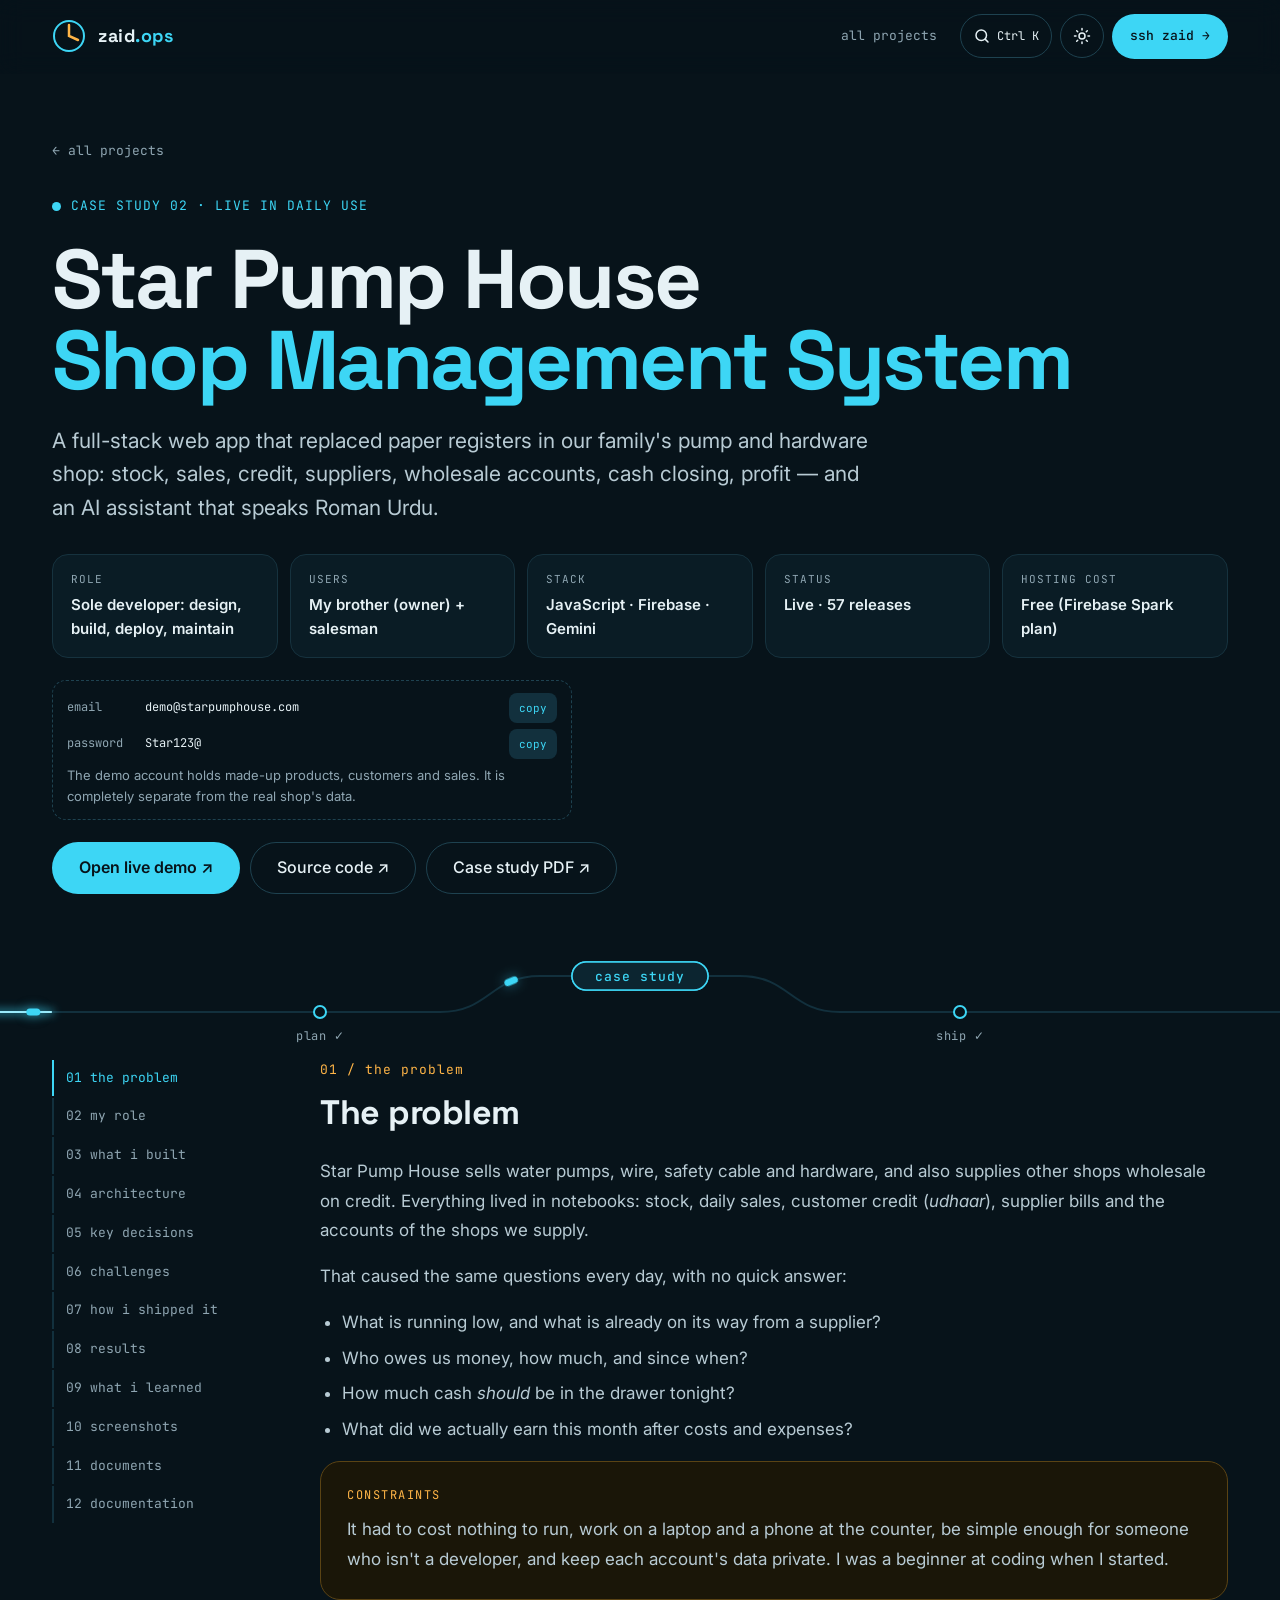
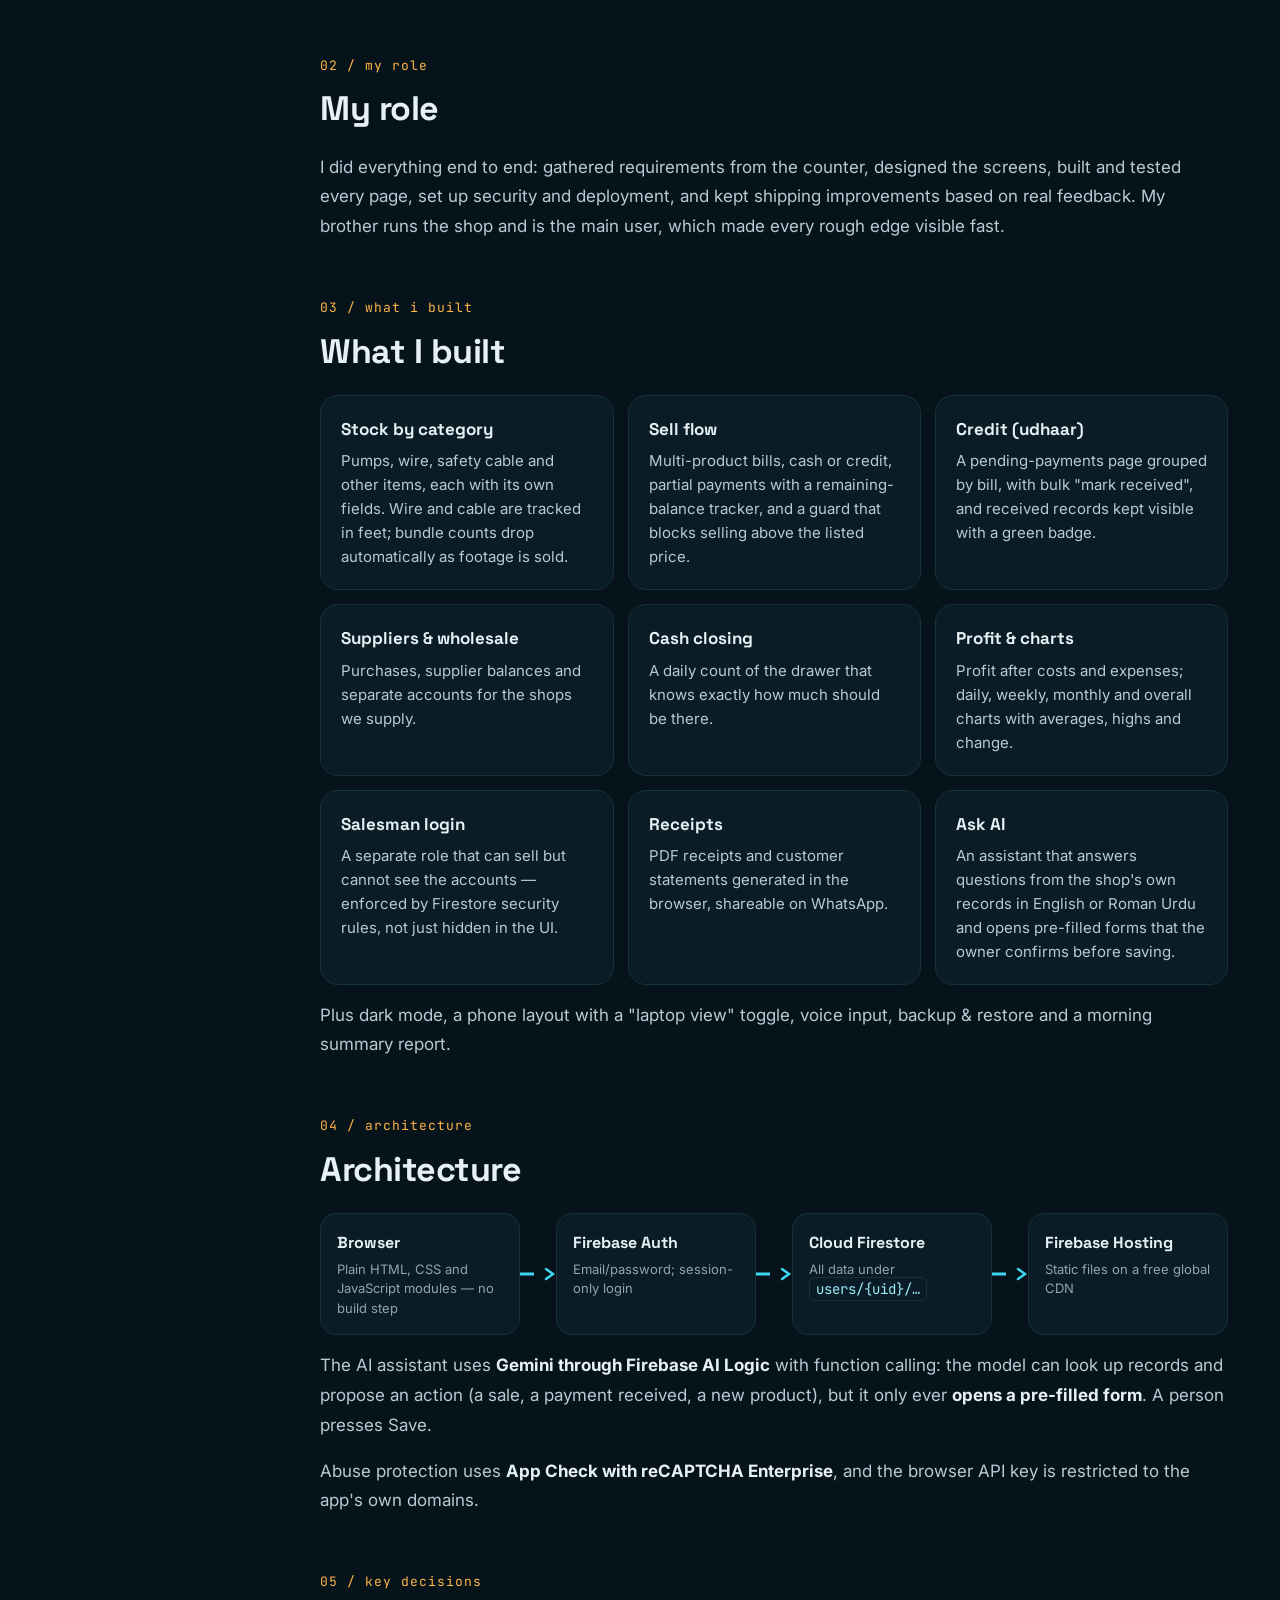
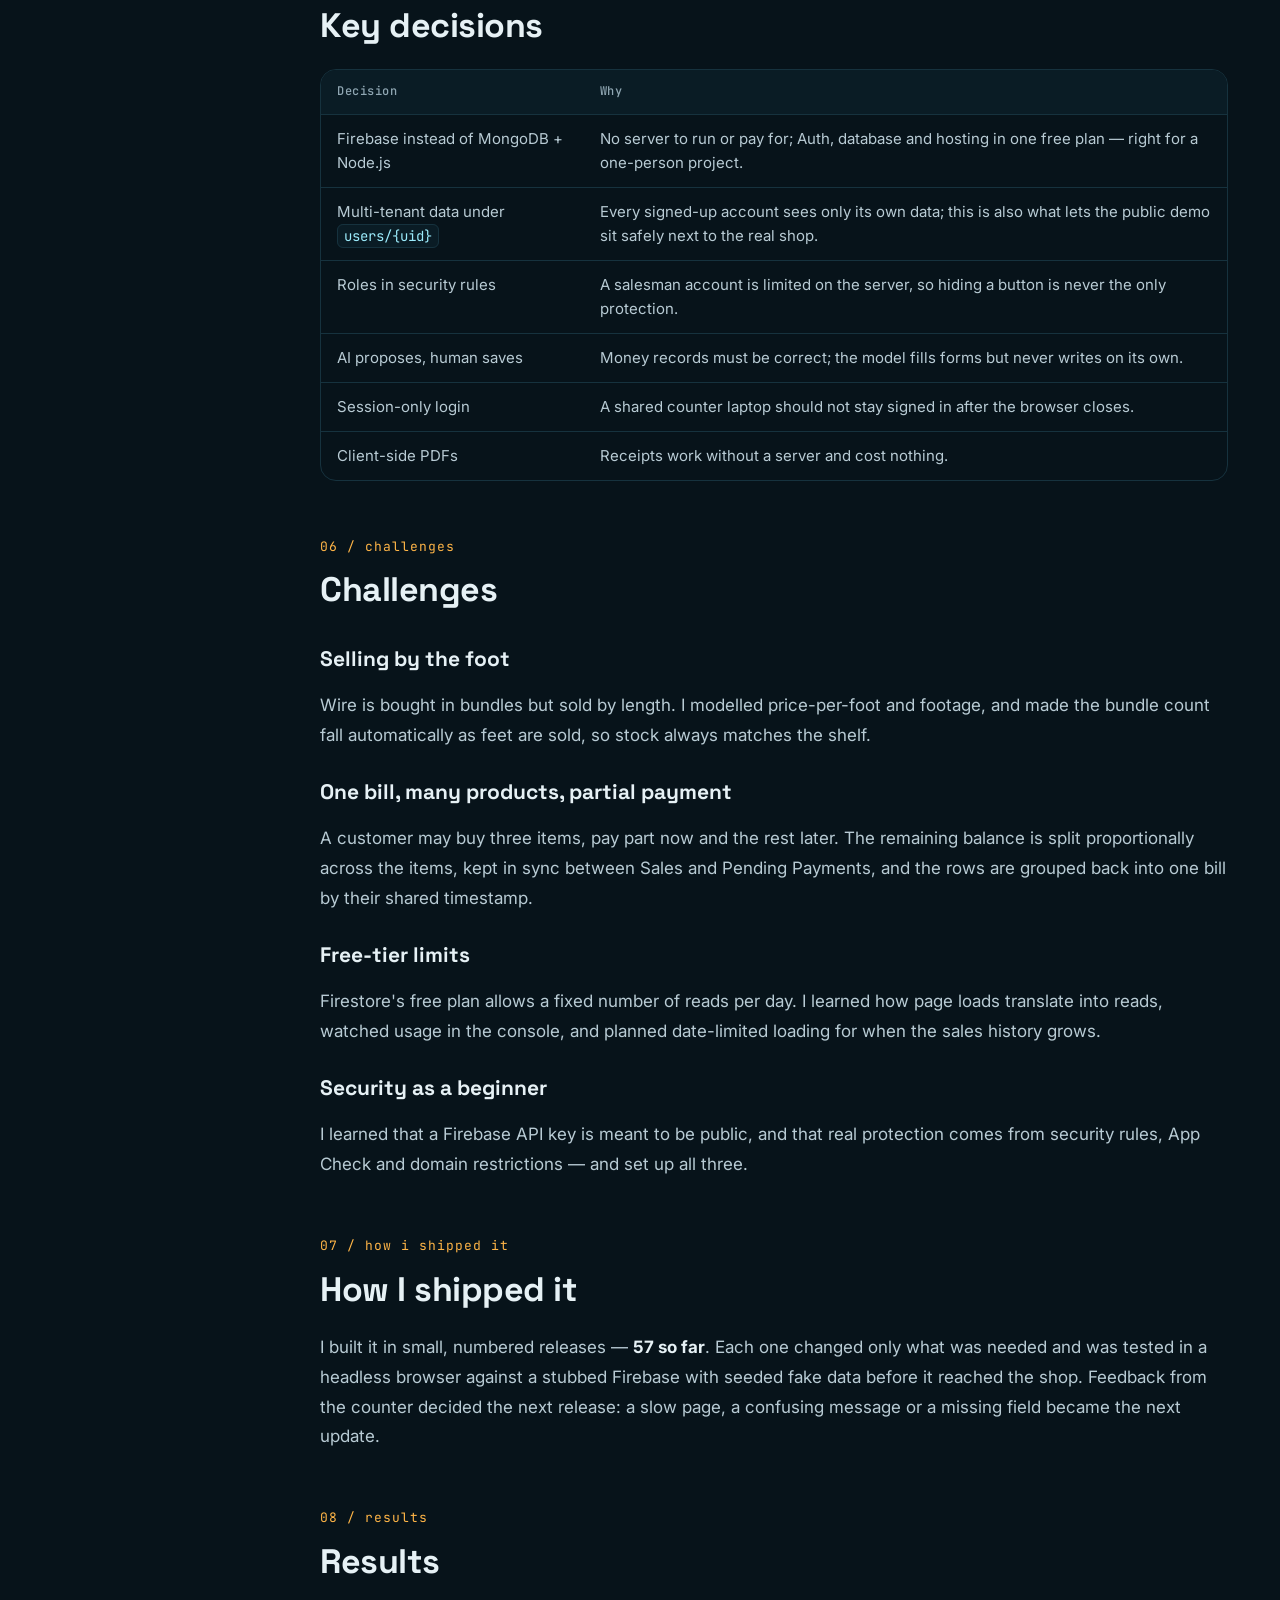
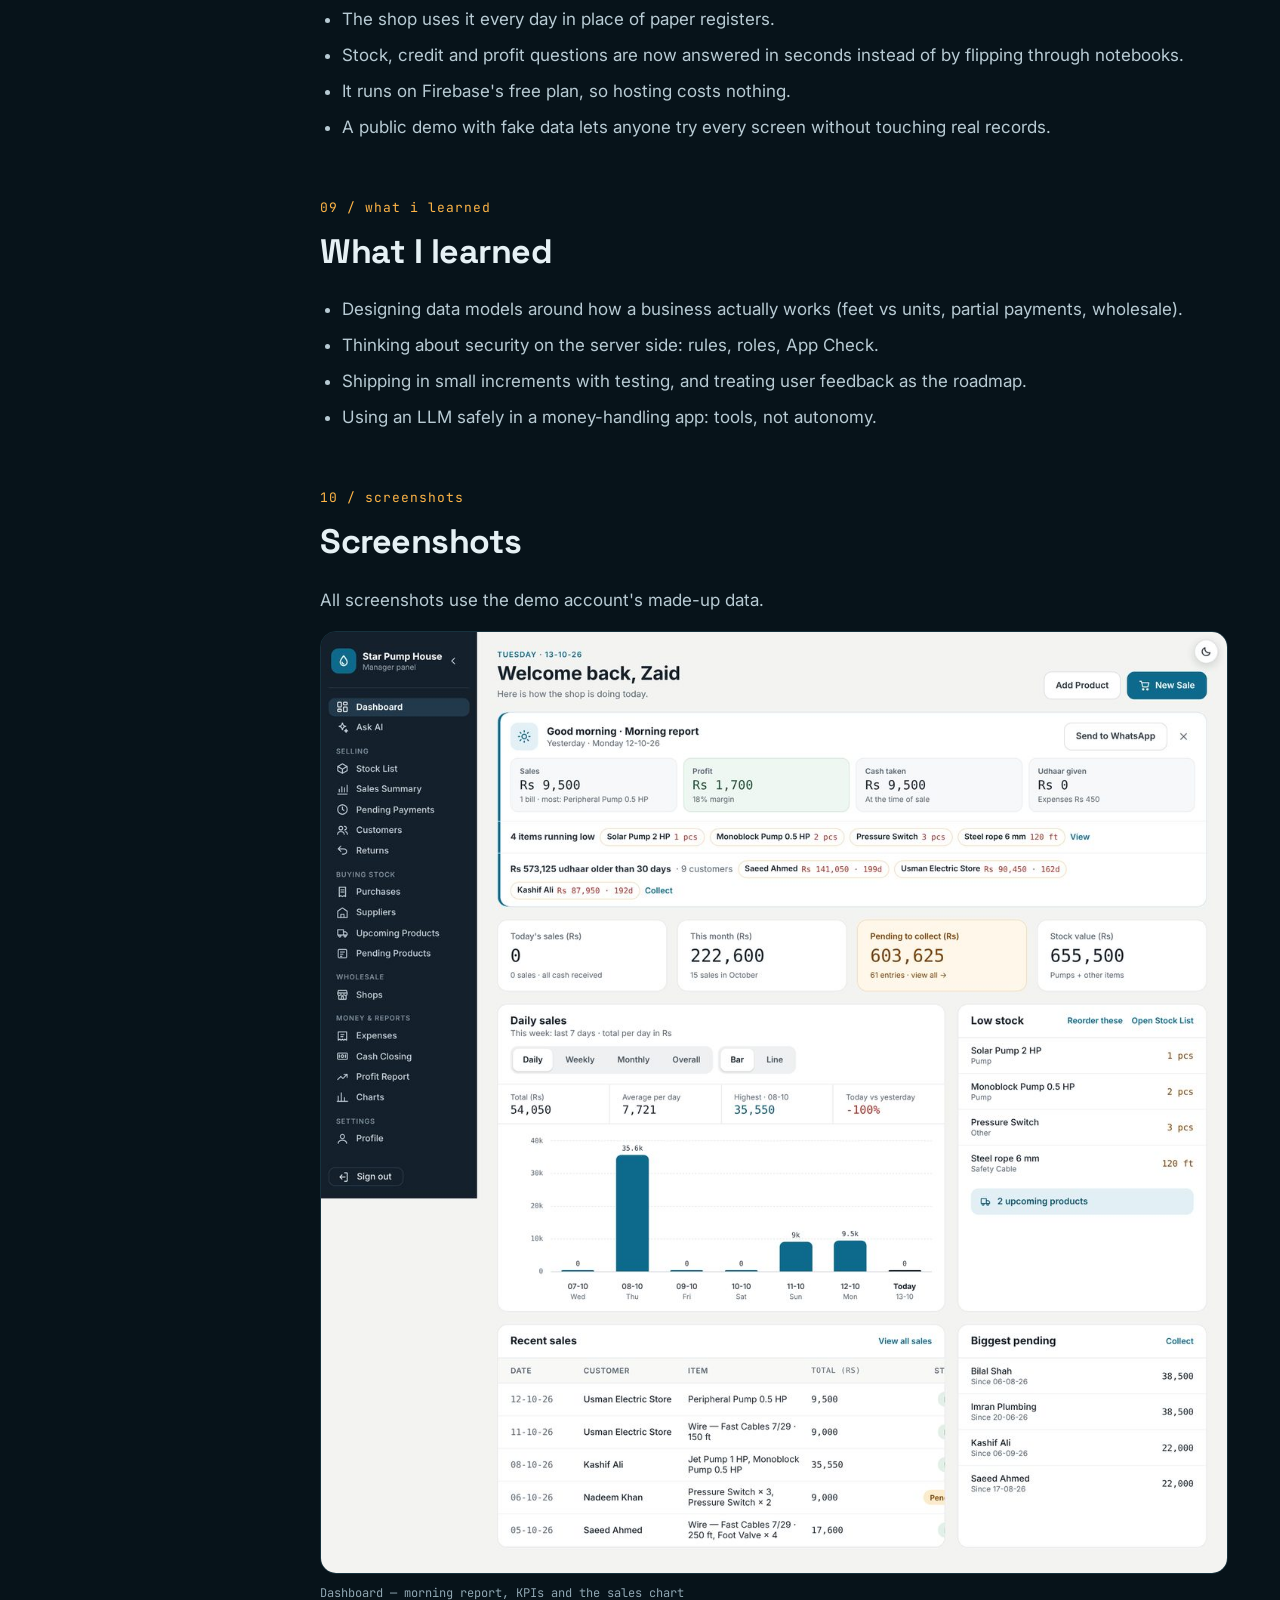
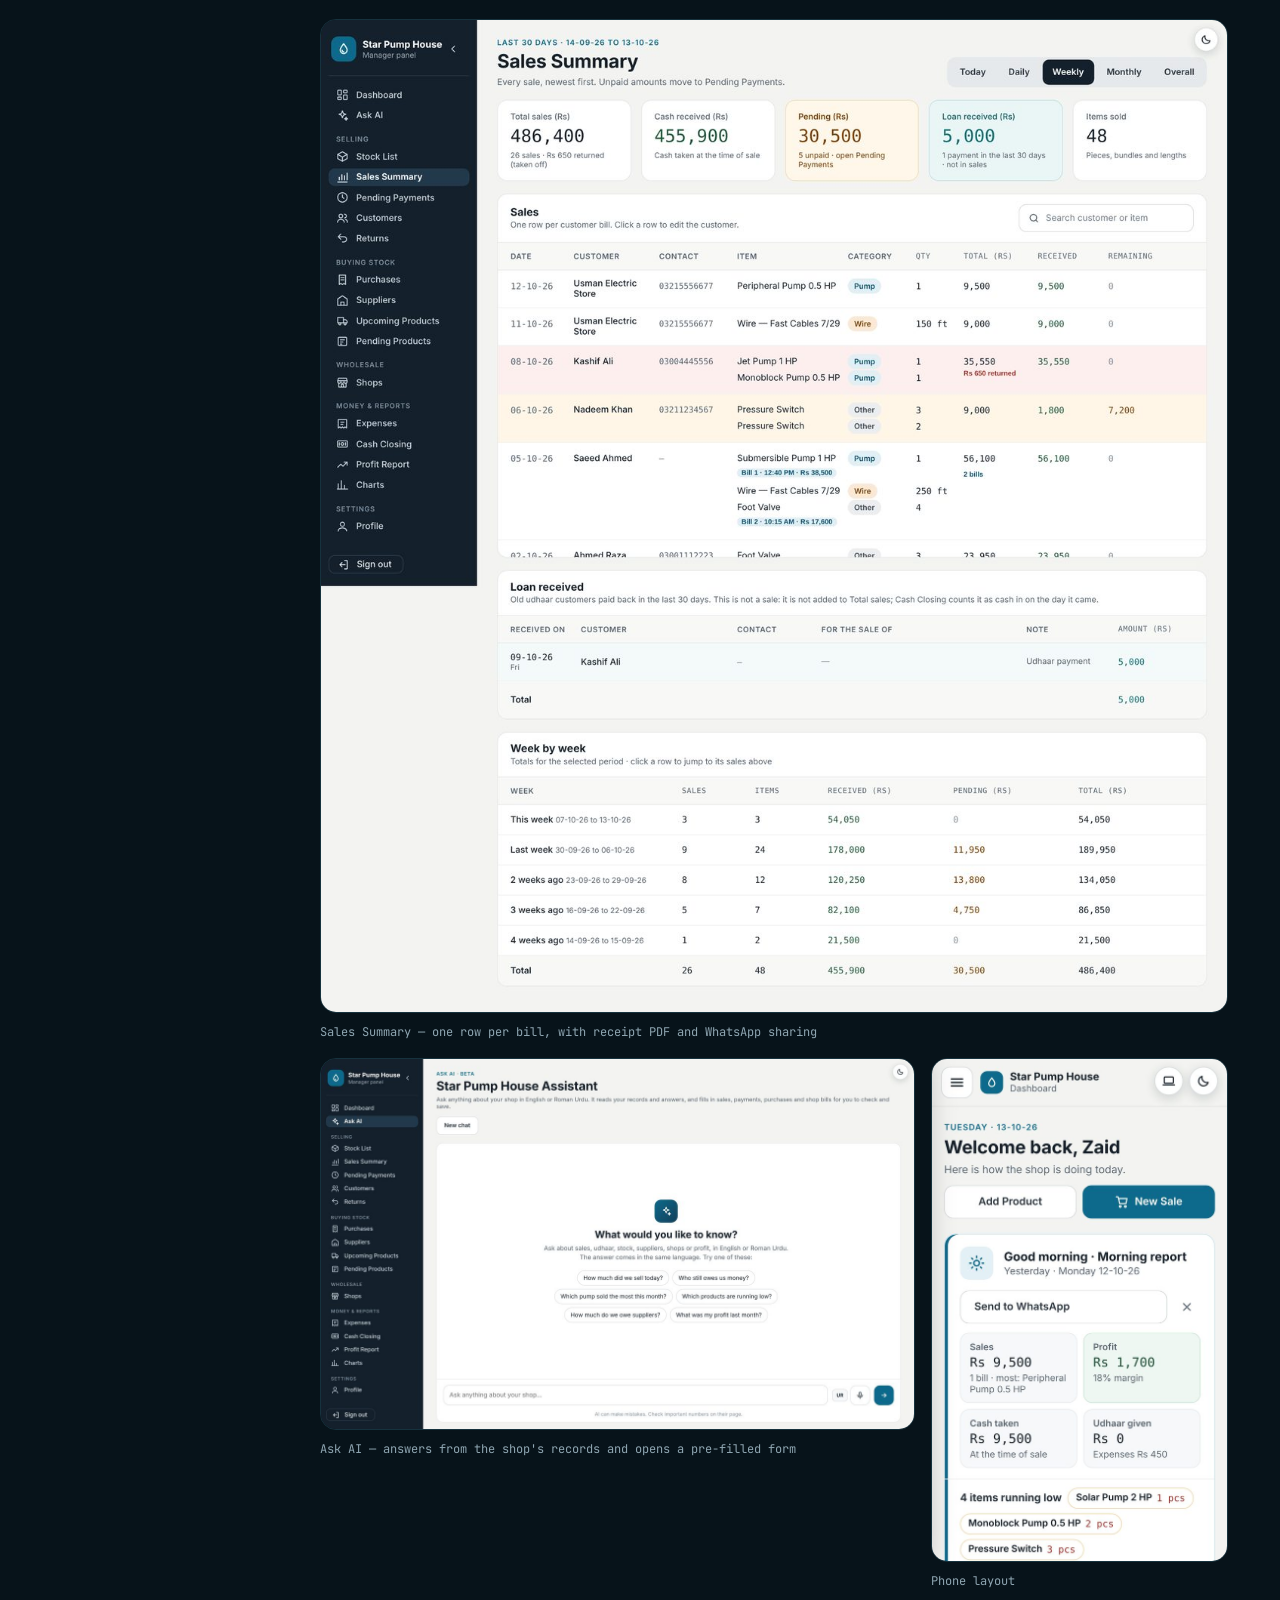
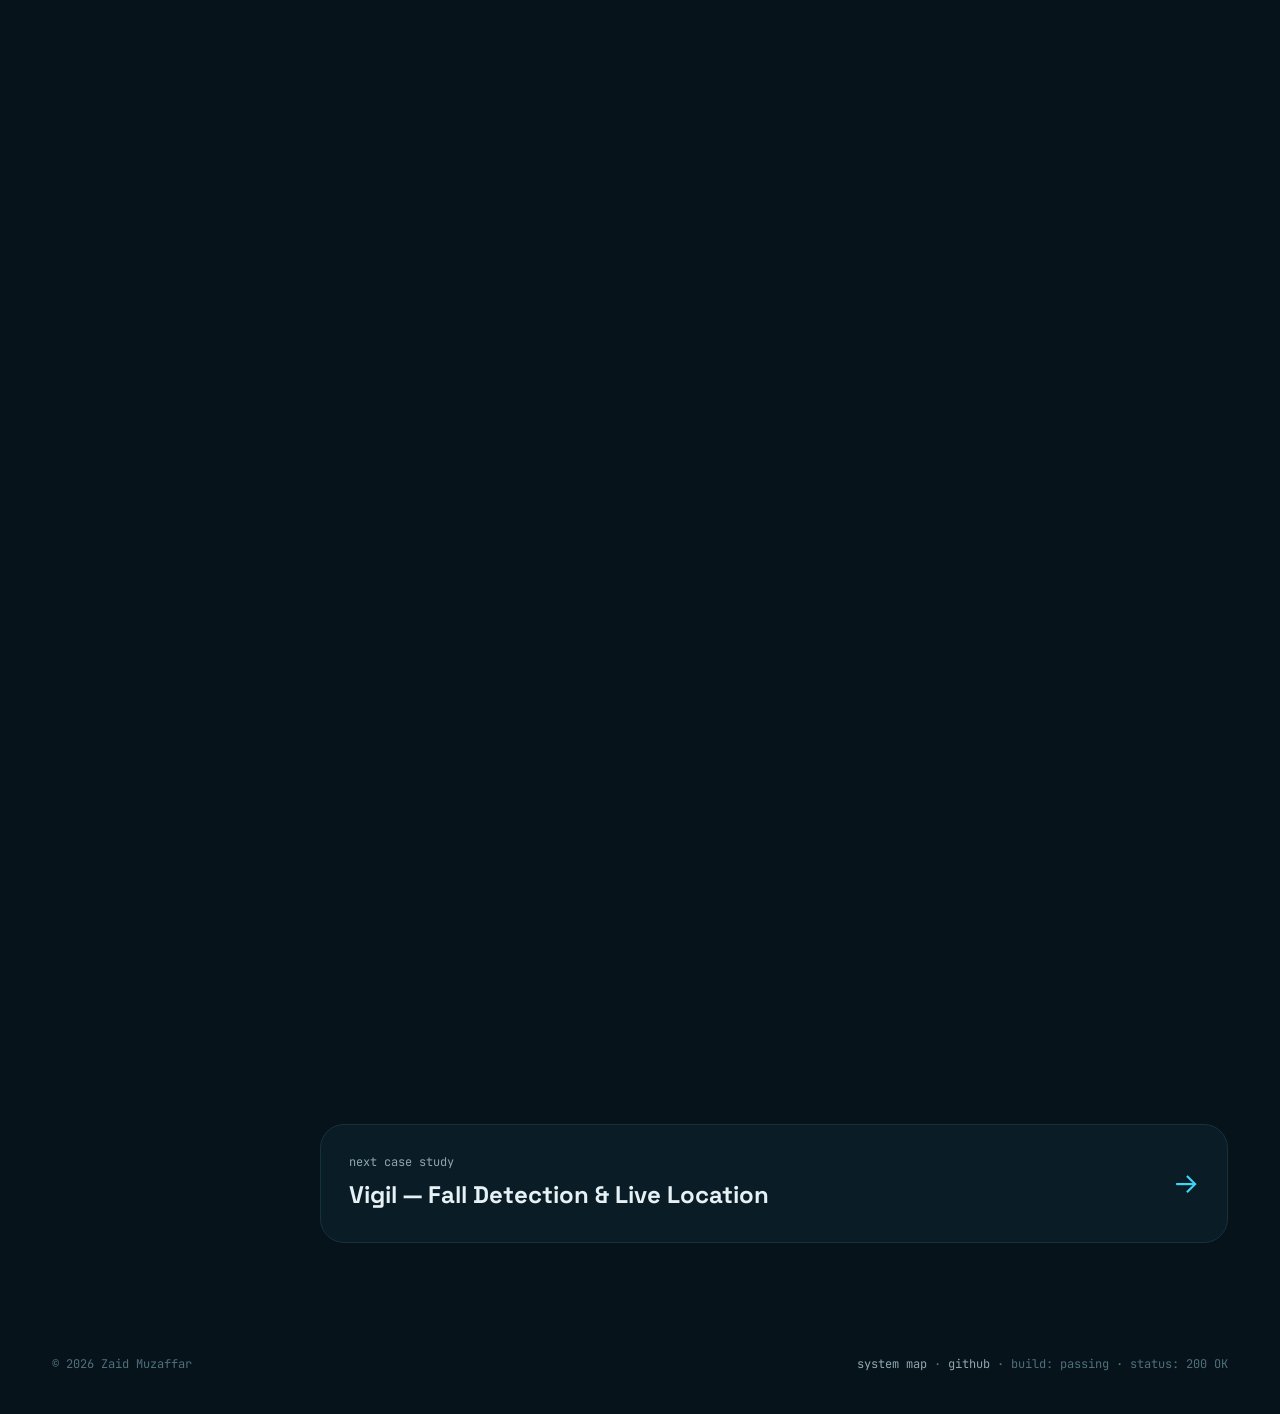
<file: projects/star-pump-house.html>
<!DOCTYPE html>
<html lang="en" data-theme="dark">
<head>
<meta charset="utf-8">
<meta name="viewport" id="vp" content="width=device-width, initial-scale=1">
<script>(function(){var small=Math.min(screen.width,screen.height)<900,v=null;try{v=localStorage.getItem('zaid-view');}catch(e){}if(small)document.documentElement.classList.add('small-device');if(small&&v!=='mobile'){document.getElementById('vp').setAttribute('content','width=1100');document.documentElement.classList.add('laptop-view');}})();</script>
<title>Star Pump House — Case study · Zaid Muzaffar</title>
<meta name="description" content="A full-stack web app that replaced paper registers in our family&#x27;s pump and hardware shop: stock, sales, credit, suppliers, wholesale accounts, cash closing, profit — and an AI assistant that speaks Roman Urdu.">
<meta property="og:title" content="Star Pump House — Case study · Zaid Muzaffar">
<meta property="og:description" content="A full-stack web app that replaced paper registers in our family&#x27;s pump and hardware shop: stock, sales, credit, suppliers, wholesale accounts, cash closing, profit — and an AI assistant that speaks Roman Urdu.">
<meta property="og:type" content="website">
<meta name="theme-color" content="#07131A">
<link rel="icon" href="../assets/favicon.svg" type="image/svg+xml">
<script>try{var t=localStorage.getItem('zaid-theme');if(t)document.documentElement.setAttribute('data-theme',t);}catch(e){}</script>
<link rel="preconnect" href="https://fonts.googleapis.com">
<link rel="preconnect" href="https://fonts.gstatic.com" crossorigin>
<link href="https://fonts.googleapis.com/css2?family=Space+Grotesk:wght@400;500;700&family=Inter:wght@400;500;600&family=JetBrains+Mono:wght@400;500&display=swap" rel="stylesheet">
<link rel="stylesheet" href="../css/tokens.css">
<link rel="stylesheet" href="../css/base.css">
<link rel="stylesheet" href="../css/layout.css">
<link rel="stylesheet" href="../css/components.css">
<link rel="stylesheet" href="../css/sections.css">
<link rel="stylesheet" href="../css/case.css">
</head>
<body data-base="../">
<div class="toast" role="status" aria-live="polite"></div>
<header class="nav">
  <div class="wrap nav-inner">
    <a href="../index.html#top" class="logo" aria-label="zaid.ops home"><svg width="34" height="34" viewBox="0 0 34 34" aria-hidden="true"><circle class="logo-ring" cx="17" cy="17" r="15" fill="none" stroke-width="2"/><g class="logo-hand"><path d="M17 6 L17 17 L26 21" fill="none" stroke-width="2.5" stroke-linecap="round"/></g></svg><span class="logo-text">zaid<em>.ops</em></span></a>
    <div style="display:flex;align-items:center;flex-wrap:wrap;gap:4px">
      <nav class="nav-links"><a href="../index.html#projects" style="display:inline-block">all projects</a></nav>
      <div class="nav-tools">
        <button type="button" class="icon-btn" data-palette aria-label="Search the site (Ctrl + K)"><svg viewBox="0 0 24 24" fill="none" stroke="currentColor" stroke-width="2" stroke-linecap="round" aria-hidden="true"><circle cx="11" cy="11" r="7"/><path d="M20 20l-3.5-3.5"/></svg><span class="kbd-hint">Ctrl K</span></button>
        <button type="button" class="icon-btn view-btn" data-view-toggle hidden></button>
        <button type="button" class="icon-btn" data-theme-toggle aria-label="Switch theme"></button>
        <a href="../index.html#contact" class="nav-cta">ssh zaid →</a>
      </div>
    </div>
  </div>
</header>
<main>

<section class="wrap case-hero">
  <a class="back" href="../index.html#projects">← all projects</a>
  <span class="label"><span class="dot"></span>CASE STUDY 02 · LIVE IN DAILY USE</span>
  <h1 class="reveal">Star Pump House<br><span style="color:var(--accent)">Shop Management System</span></h1>
  <p class="lead reveal d1">A full-stack web app that replaced paper registers in our family's pump and hardware shop: stock, sales, credit, suppliers, wholesale accounts, cash closing, profit — and an AI assistant that speaks Roman Urdu.</p>
  <div class="meta reveal d2"><div><small>ROLE</small><b>Sole developer: design, build, deploy, maintain</b></div><div><small>USERS</small><b>My brother (owner) + salesman</b></div><div><small>STACK</small><b>JavaScript · Firebase · Gemini</b></div><div><small>STATUS</small><b>Live · 57 releases</b></div><div><small>HOSTING COST</small><b>Free (Firebase Spark plan)</b></div></div>
  <div class="demo-box reveal d2" style="max-width:520px">
    <div class="row"><span class="k">email</span><span class="v">demo@starpumphouse.com</span><button class="copy-btn" type="button" data-copy="demo@starpumphouse.com" aria-label="Copy demo email">copy</button></div>
    <div class="row"><span class="k">password</span><span class="v">Star123@</span><button class="copy-btn" type="button" data-copy="Star123@" aria-label="Copy demo password">copy</button></div>
    <span class="demo-note">The demo account holds made-up products, customers and sales. It is completely separate from the real shop's data.</span>
  </div>
  <div class="case-links reveal d3"><a class="btn btn-primary" href="https://starpumphouse.web.app">Open live demo ↗</a><a class="btn btn-ghost" href="https://github.com/zaidmuzaffar/star-pump-house">Source code ↗</a><a class="btn btn-ghost" href="https://github.com/zaidmuzaffar/star-pump-house/blob/main/docs/Star_Pump_House_Full_Case_Study.pdf">Case study PDF ↗</a></div>
</section>
<div class="stage-divider" aria-hidden="true">
  <svg viewBox="0 0 1440 110" preserveAspectRatio="xMidYMid slice">
    <defs><filter id="sdglow2" x="-20%" y="-200%" width="140%" height="500%"><feGaussianBlur stdDeviation="4"/></filter></defs>
    <path class="sd-base" d="M0 70 H520 C570 70 570 34 620 34 H820 C870 34 870 70 920 70 H1440" fill="none" stroke-width="2"/>
    <path class="comet sd-glow" d="M0 70 H520 C570 70 570 34 620 34 H820 C870 34 870 70 920 70 H1440" pathLength="1000" fill="none" stroke-width="6" stroke-linecap="round" filter="url(#sdglow2)" opacity=".55"/>
    <path class="comet sd-core" d="M0 70 H520 C570 70 570 34 620 34 H820 C870 34 870 70 920 70 H1440" pathLength="1000" fill="none" stroke-width="2" stroke-linecap="round"/>
    <rect class="packet" x="-7" y="-3.5" width="14" height="7" rx="3.5"><animateMotion dur="4.5s" begin="0s" repeatCount="indefinite" rotate="auto" path="M0 70 H520 C570 70 570 34 620 34 H820 C870 34 870 70 920 70 H1440"/></rect><rect class="packet" x="-7" y="-3.5" width="14" height="7" rx="3.5"><animateMotion dur="4.5s" begin="1.5s" repeatCount="indefinite" rotate="auto" path="M0 70 H520 C570 70 570 34 620 34 H820 C870 34 870 70 920 70 H1440"/></rect><rect class="packet" x="-7" y="-3.5" width="14" height="7" rx="3.5"><animateMotion dur="4.5s" begin="3s" repeatCount="indefinite" rotate="auto" path="M0 70 H520 C570 70 570 34 620 34 H820 C870 34 870 70 920 70 H1440"/></rect>
    <g class="sd-node"><circle cx="400" cy="70" r="6" stroke-width="2"/><text x="400" y="98" text-anchor="middle">plan ✓</text></g>
    <g class="sd-node"><circle cx="1040" cy="70" r="6" stroke-width="2"/><text x="1040" y="98" text-anchor="middle">ship ✓</text></g>
    <rect class="sd-pulse" x="652" y="20" width="136" height="28" rx="14" stroke-width="1.5"/>
    <rect class="sd-pill" x="652" y="20" width="136" height="28" rx="14" stroke-width="1.5"/>
    <text class="sd-label" x="720" y="38.5" text-anchor="middle">case study</text>
  </svg>
</div>
<div class="wrap case-body">
  <nav class="toc" aria-label="On this page"><a href="#problem">01 the problem</a><a href="#role">02 my role</a><a href="#solution">03 what i built</a><a href="#architecture">04 architecture</a><a href="#decisions">05 key decisions</a><a href="#challenges">06 challenges</a><a href="#process">07 how i shipped it</a><a href="#results">08 results</a><a href="#learned">09 what i learned</a><a href="#screens">10 screenshots</a><a href="#documents">11 documents</a><a href="#docs">12 documentation</a></nav>
  <div class="case-content">
    <section id="problem" class="reveal"><h2><span class="num">01 / the problem</span>The problem</h2>
<p>Star Pump House sells water pumps, wire, safety cable and hardware, and also supplies other shops wholesale on credit. Everything lived in notebooks: stock, daily sales, customer credit (<em>udhaar</em>), supplier bills and the accounts of the shops we supply.</p>
<p>That caused the same questions every day, with no quick answer:</p>
<ul><li>What is running low, and what is already on its way from a supplier?</li>
<li>Who owes us money, how much, and since when?</li>
<li>How much cash <em>should</em> be in the drawer tonight?</li>
<li>What did we actually earn this month after costs and expenses?</li></ul>
<div class="callout brass"><span class="mono">CONSTRAINTS</span><p>It had to cost nothing to run, work on a laptop and a phone at the counter, be simple enough for someone who isn't a developer, and keep each account's data private. I was a beginner at coding when I started.</p></div></section><section id="role" class="reveal"><h2><span class="num">02 / my role</span>My role</h2>
<p>I did everything end to end: gathered requirements from the counter, designed the screens, built and tested every page, set up security and deployment, and kept shipping improvements based on real feedback. My brother runs the shop and is the main user, which made every rough edge visible fast.</p></section><section id="solution" class="reveal"><h2><span class="num">03 / what i built</span>What I built</h2><div class="feature-grid"><div class="feature"><b>Stock by category</b><span>Pumps, wire, safety cable and other items, each with its own fields. Wire and cable are tracked in feet; bundle counts drop automatically as footage is sold.</span></div><div class="feature"><b>Sell flow</b><span>Multi-product bills, cash or credit, partial payments with a remaining-balance tracker, and a guard that blocks selling above the listed price.</span></div><div class="feature"><b>Credit (udhaar)</b><span>A pending-payments page grouped by bill, with bulk "mark received", and received records kept visible with a green badge.</span></div><div class="feature"><b>Suppliers & wholesale</b><span>Purchases, supplier balances and separate accounts for the shops we supply.</span></div><div class="feature"><b>Cash closing</b><span>A daily count of the drawer that knows exactly how much should be there.</span></div><div class="feature"><b>Profit & charts</b><span>Profit after costs and expenses; daily, weekly, monthly and overall charts with averages, highs and change.</span></div><div class="feature"><b>Salesman login</b><span>A separate role that can sell but cannot see the accounts — enforced by Firestore security rules, not just hidden in the UI.</span></div><div class="feature"><b>Receipts</b><span>PDF receipts and customer statements generated in the browser, shareable on WhatsApp.</span></div><div class="feature"><b>Ask AI</b><span>An assistant that answers questions from the shop's own records in English or Roman Urdu and opens pre-filled forms that the owner confirms before saving.</span></div></div><p>Plus dark mode, a phone layout with a "laptop view" toggle, voice input, backup &amp; restore and a morning summary report.</p></section><section id="architecture" class="reveal"><h2><span class="num">04 / architecture</span>Architecture</h2><div class="flow-diagram"><div class="flow-node"><b>Browser</b><span>Plain HTML, CSS and JavaScript modules — no build step</span></div><div class="flow-arrow" aria-hidden="true"><svg viewBox="0 0 36 14"><path class="flow" d="M0 7 H30" stroke="currentColor" stroke-width="3" fill="none"/><path d="M26 2 L33 7 L26 12" stroke="currentColor" stroke-width="2.5" fill="none" stroke-linecap="round"/></svg></div><div class="flow-node"><b>Firebase Auth</b><span>Email/password; session-only login</span></div><div class="flow-arrow" aria-hidden="true"><svg viewBox="0 0 36 14"><path class="flow" d="M0 7 H30" stroke="currentColor" stroke-width="3" fill="none"/><path d="M26 2 L33 7 L26 12" stroke="currentColor" stroke-width="2.5" fill="none" stroke-linecap="round"/></svg></div><div class="flow-node"><b>Cloud Firestore</b><span>All data under <code>users/{uid}/…</code></span></div><div class="flow-arrow" aria-hidden="true"><svg viewBox="0 0 36 14"><path class="flow" d="M0 7 H30" stroke="currentColor" stroke-width="3" fill="none"/><path d="M26 2 L33 7 L26 12" stroke="currentColor" stroke-width="2.5" fill="none" stroke-linecap="round"/></svg></div><div class="flow-node"><b>Firebase Hosting</b><span>Static files on a free global CDN</span></div></div>
<p>The AI assistant uses <strong>Gemini through Firebase AI Logic</strong> with function calling: the model can look up records and propose an action (a sale, a payment received, a new product), but it only ever <strong>opens a pre-filled form</strong>. A person presses Save.</p>
<p>Abuse protection uses <strong>App Check with reCAPTCHA Enterprise</strong>, and the browser API key is restricted to the app's own domains.</p></section><section id="decisions" class="reveal"><h2><span class="num">05 / key decisions</span>Key decisions</h2><div class="table-box"><table><thead><tr><th>Decision</th><th>Why</th></tr></thead><tbody><tr><td>Firebase instead of MongoDB + Node.js</td><td>No server to run or pay for; Auth, database and hosting in one free plan — right for a one-person project.</td></tr><tr><td>Multi-tenant data under <code>users/{uid}</code></td><td>Every signed-up account sees only its own data; this is also what lets the public demo sit safely next to the real shop.</td></tr><tr><td>Roles in security rules</td><td>A salesman account is limited on the server, so hiding a button is never the only protection.</td></tr><tr><td>AI proposes, human saves</td><td>Money records must be correct; the model fills forms but never writes on its own.</td></tr><tr><td>Session-only login</td><td>A shared counter laptop should not stay signed in after the browser closes.</td></tr><tr><td>Client-side PDFs</td><td>Receipts work without a server and cost nothing.</td></tr></tbody></table></div></section><section id="challenges" class="reveal"><h2><span class="num">06 / challenges</span>Challenges</h2>
<h3>Selling by the foot</h3><p>Wire is bought in bundles but sold by length. I modelled price-per-foot and footage, and made the bundle count fall automatically as feet are sold, so stock always matches the shelf.</p>
<h3>One bill, many products, partial payment</h3><p>A customer may buy three items, pay part now and the rest later. The remaining balance is split proportionally across the items, kept in sync between Sales and Pending Payments, and the rows are grouped back into one bill by their shared timestamp.</p>
<h3>Free-tier limits</h3><p>Firestore's free plan allows a fixed number of reads per day. I learned how page loads translate into reads, watched usage in the console, and planned date-limited loading for when the sales history grows.</p>
<h3>Security as a beginner</h3><p>I learned that a Firebase API key is meant to be public, and that real protection comes from security rules, App Check and domain restrictions — and set up all three.</p></section><section id="process" class="reveal"><h2><span class="num">07 / how i shipped it</span>How I shipped it</h2>
<p>I built it in small, numbered releases — <strong>57 so far</strong>. Each one changed only what was needed and was tested in a headless browser against a stubbed Firebase with seeded fake data before it reached the shop. Feedback from the counter decided the next release: a slow page, a confusing message or a missing field became the next update.</p></section><section id="results" class="reveal"><h2><span class="num">08 / results</span>Results</h2>
<ul><li>The shop uses it every day in place of paper registers.</li>
<li>Stock, credit and profit questions are now answered in seconds instead of by flipping through notebooks.</li>
<li>It runs on Firebase's free plan, so hosting costs nothing.</li>
<li>A public demo with fake data lets anyone try every screen without touching real records.</li></ul></section><section id="learned" class="reveal"><h2><span class="num">09 / what i learned</span>What I learned</h2>
<ul><li>Designing data models around how a business actually works (feet vs units, partial payments, wholesale).</li>
<li>Thinking about security on the server side: rules, roles, App Check.</li>
<li>Shipping in small increments with testing, and treating user feedback as the roadmap.</li>
<li>Using an LLM safely in a money-handling app: tools, not autonomy.</li></ul></section><section id="screens" class="reveal"><h2><span class="num">10 / screenshots</span>Screenshots</h2>
<p>All screenshots use the demo account's made-up data.</p>
<figure class="shot"><img src="../assets/sph/dashboard.jpg" alt="Dashboard with morning report, KPIs and sales chart" loading="lazy"><figcaption>Dashboard — morning report, KPIs and the sales chart</figcaption></figure>
<figure class="shot"><img src="../assets/sph/sales.jpg" alt="Sales summary with one row per customer bill" loading="lazy"><figcaption>Sales Summary — one row per bill, with receipt PDF and WhatsApp sharing</figcaption></figure>
<div class="shot-pair">
<figure class="shot"><img src="../assets/sph/ai.jpg" alt="Ask AI assistant answering in Roman Urdu" loading="lazy"><figcaption>Ask AI — answers from the shop's records and opens a pre-filled form</figcaption></figure>
<figure class="shot"><img src="../assets/sph/phone.jpg" alt="Phone layout" loading="lazy"><figcaption>Phone layout</figcaption></figure>
</div></section><section id="documents" class="reveal"><h2><span class="num">11 / documents</span>Documents</h2>
<p>The full write-ups live in the project's GitHub repository.</p>
<div class="doc-list">
<a class="doc" href="https://github.com/zaidmuzaffar/star-pump-house/blob/main/docs/Star_Pump_House_Full_Case_Study.pdf"><span class="doc-ic">PDF</span><span><b>Full case study</b><small>18 pages · problem, design, build, results</small></span></a>
<a class="doc" href="https://github.com/zaidmuzaffar/star-pump-house/blob/main/docs/Star_Pump_House_Project_Overview.pdf"><span class="doc-ic">PDF</span><span><b>Project overview</b><small>Features, architecture and tech stack</small></span></a>
<a class="doc" href="https://github.com/zaidmuzaffar/star-pump-house/blob/main/docs/Star_Pump_House_UI_Screenshots.pdf"><span class="doc-ic">PDF</span><span><b>UI screenshots</b><small>Every screen: desktop, dark mode and phone</small></span></a>
<a class="doc" href="https://github.com/zaidmuzaffar/star-pump-house#readme"><span class="doc-ic">MD</span><span><b>Technical documentation (README)</b><small>Data model, setup, deploying, security, AI assistant</small></span></a>
</div></section><section id="docs" class="reveal"><h2><span class="num">12 / documentation</span>Documentation</h2>
<h3>Repository structure</h3>
<p><code>src/</code> holds the web app (HTML pages, CSS, JavaScript modules, Firebase config). <code>docs/</code> holds the full case study, UI screenshots and project overview as PDFs.</p>
<h3>Run it locally</h3>
<ol><li>Clone <code>github.com/zaidmuzaffar/star-pump-house</code>.</li>
<li>Create a Firebase project; enable Email/Password Auth and Firestore; paste your web config into the Firebase config file.</li>
<li>Install the CLI: <code>npm install -g firebase-tools</code>, then <code>firebase login</code>.</li>
<li>Serve locally with <code>firebase serve</code>, or deploy with <code>firebase deploy</code>.</li></ol>
<h3>Data model</h3>
<p>Each account's collections — products, sales, upcoming products, suppliers, shops, expenses and more — live under <code>users/{uid}</code>, which keeps accounts isolated and makes per-user security rules simple.</p></section>
    <a class="next-case" href="vigil.html"><span><small>next case study</small><b>Vigil — Fall Detection & Live Location</b></span><span aria-hidden="true" style="font-size:28px;color:var(--accent)">→</span></a>
  </div>
</div>
</main>
<footer class="wrap footer">
  <span>© <span data-year>2026</span> Zaid Muzaffar</span>
  <span><a href="../index.html#map">system map</a> · <a href="https://github.com/zaidmuzaffar">github</a> · build: passing · status: 200 OK</span>
</footer>
<script src="../js/data.js"></script>
<script src="../js/core/app.js"></script>
<script src="../js/core/theme.js"></script>
<script src="../js/core/render.js"></script>
<script src="../js/core/ui.js"></script>
<script src="../js/core/features.js"></script>
<script src="../js/core/palette.js"></script>
<script src="../js/main.js"></script>
</body>
</html>
</file>
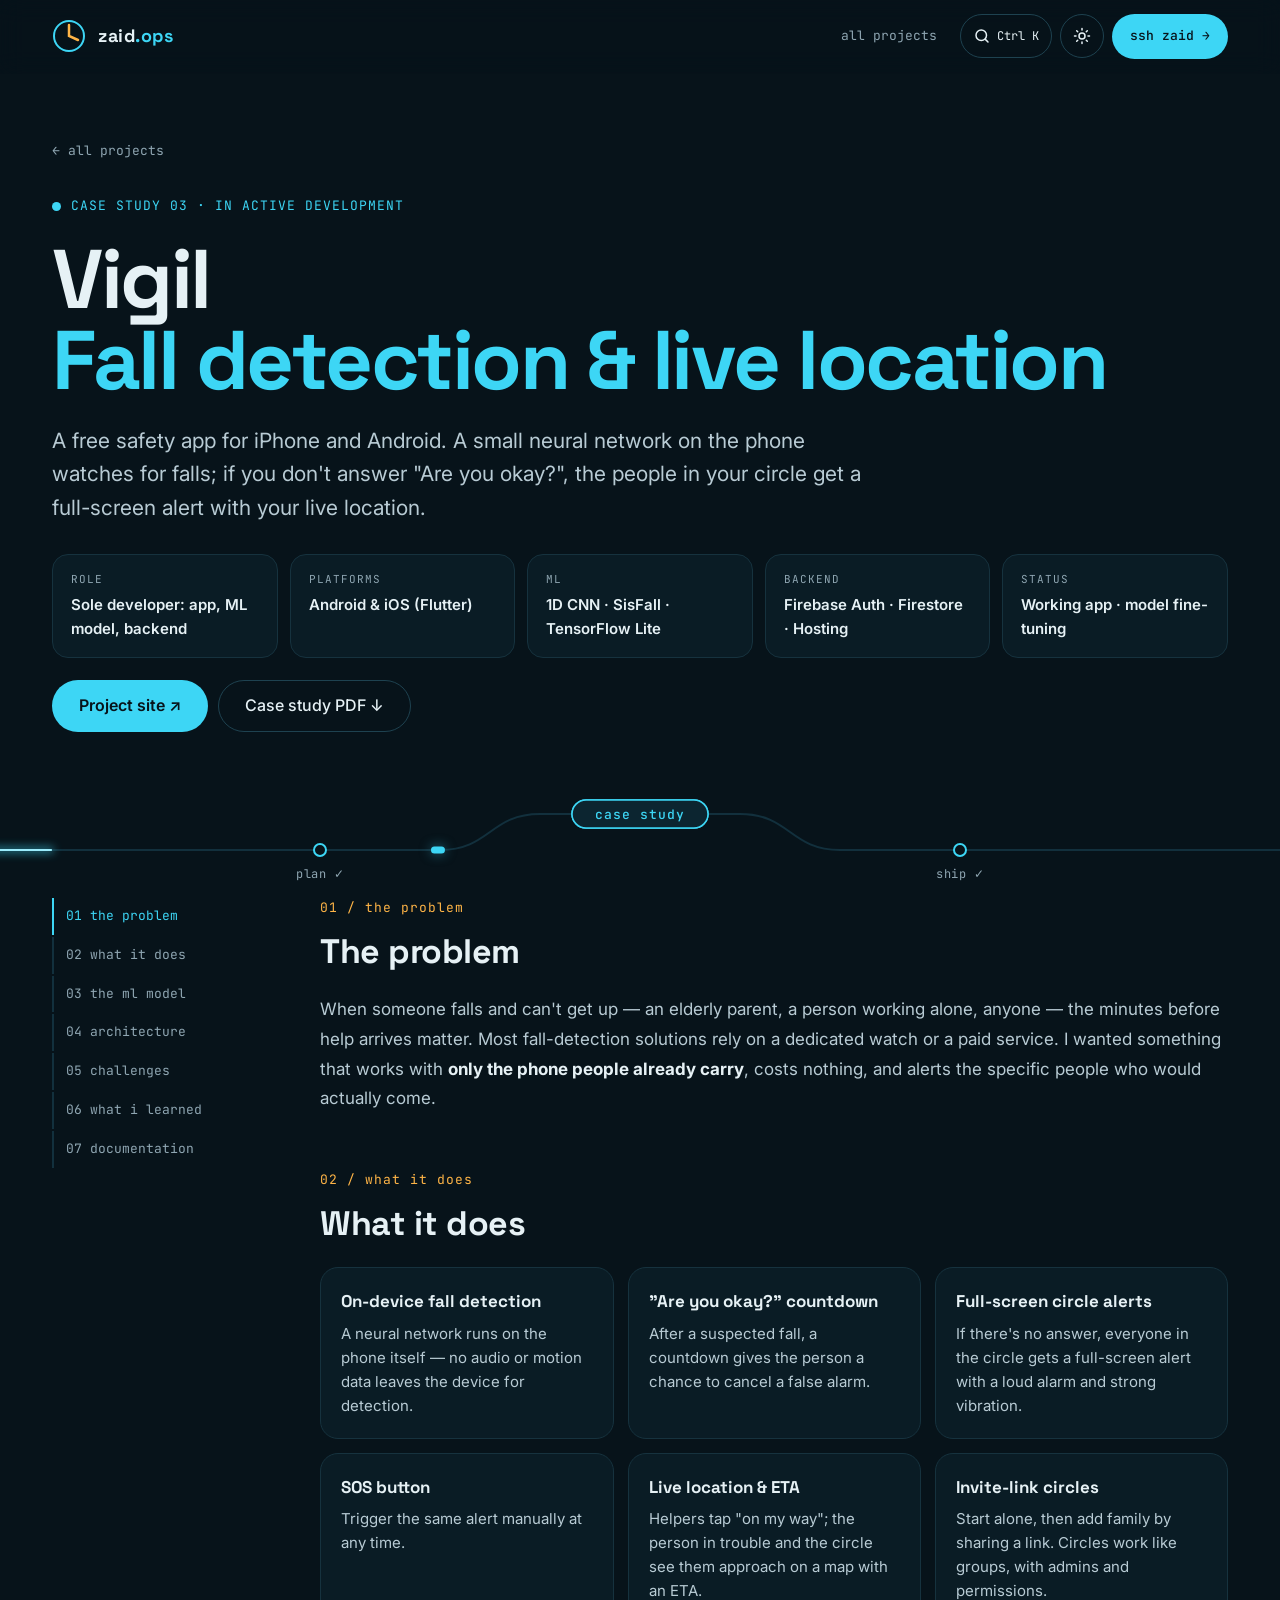
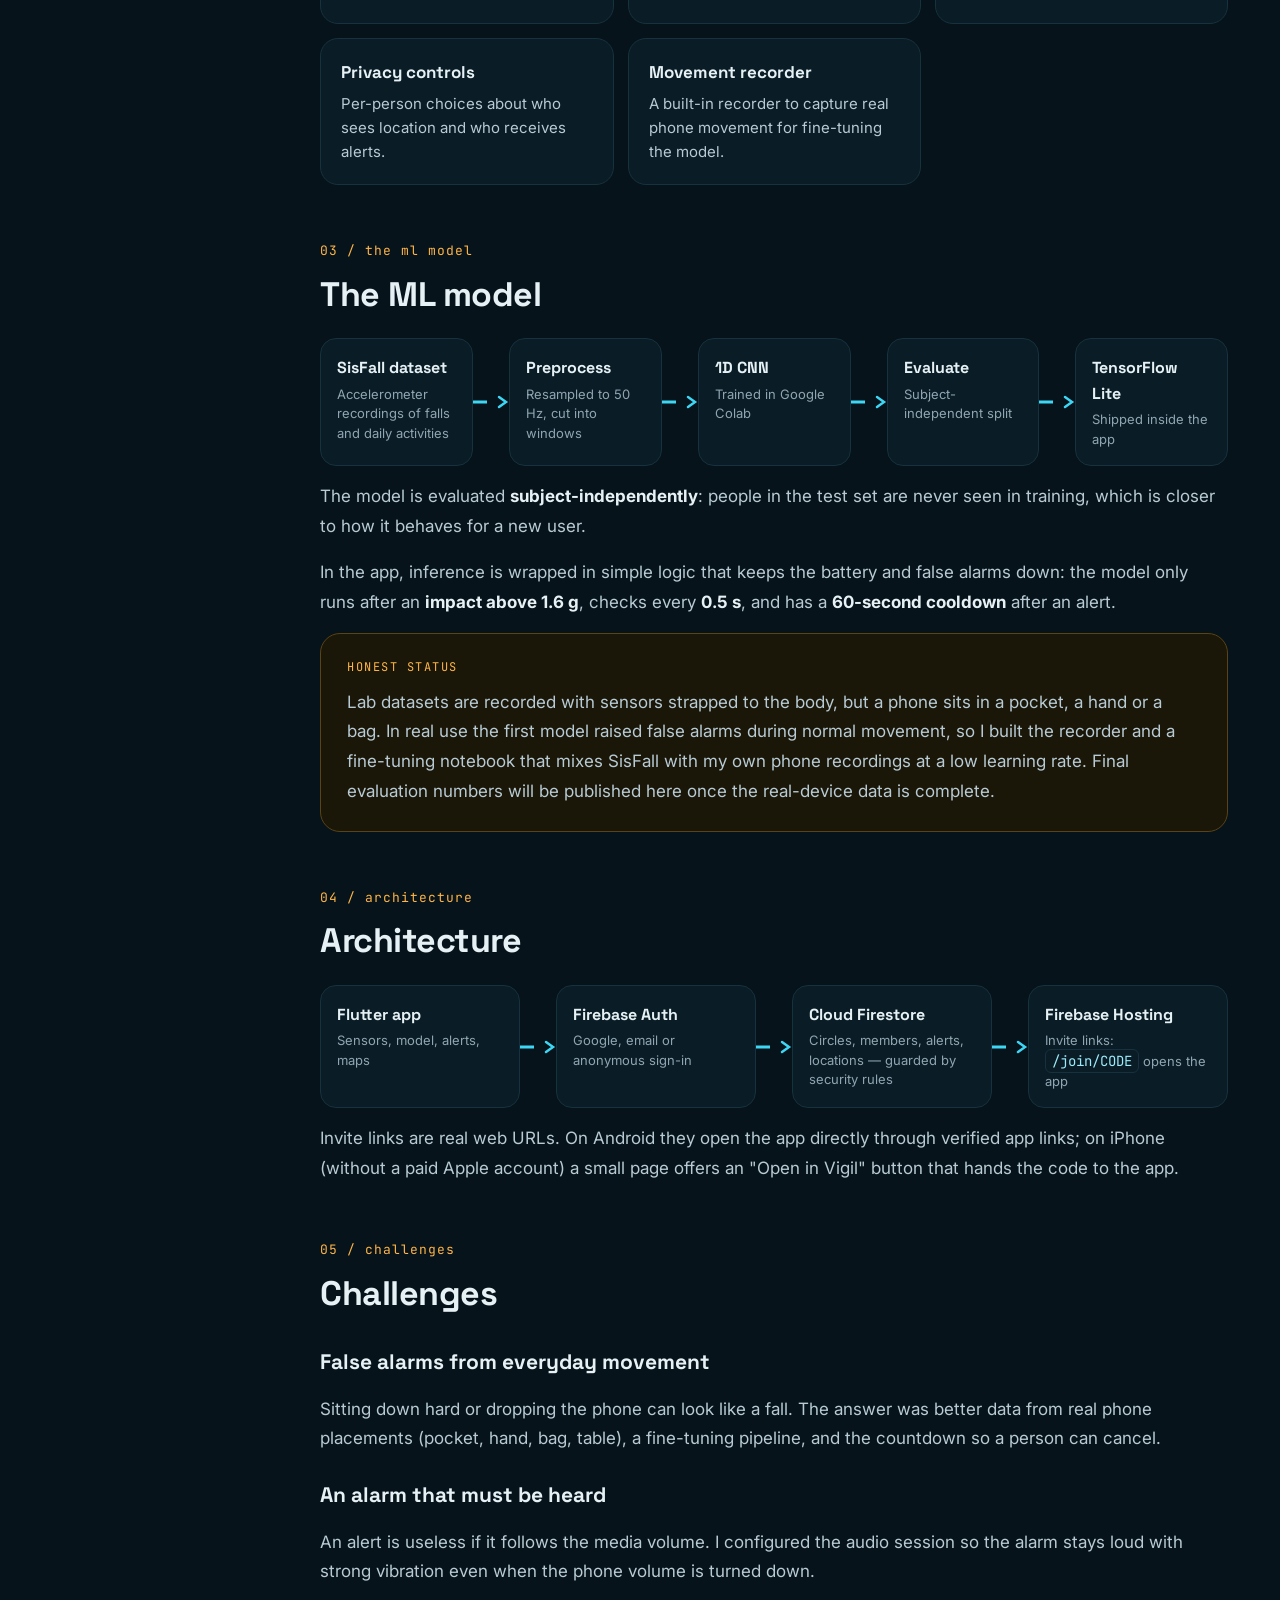
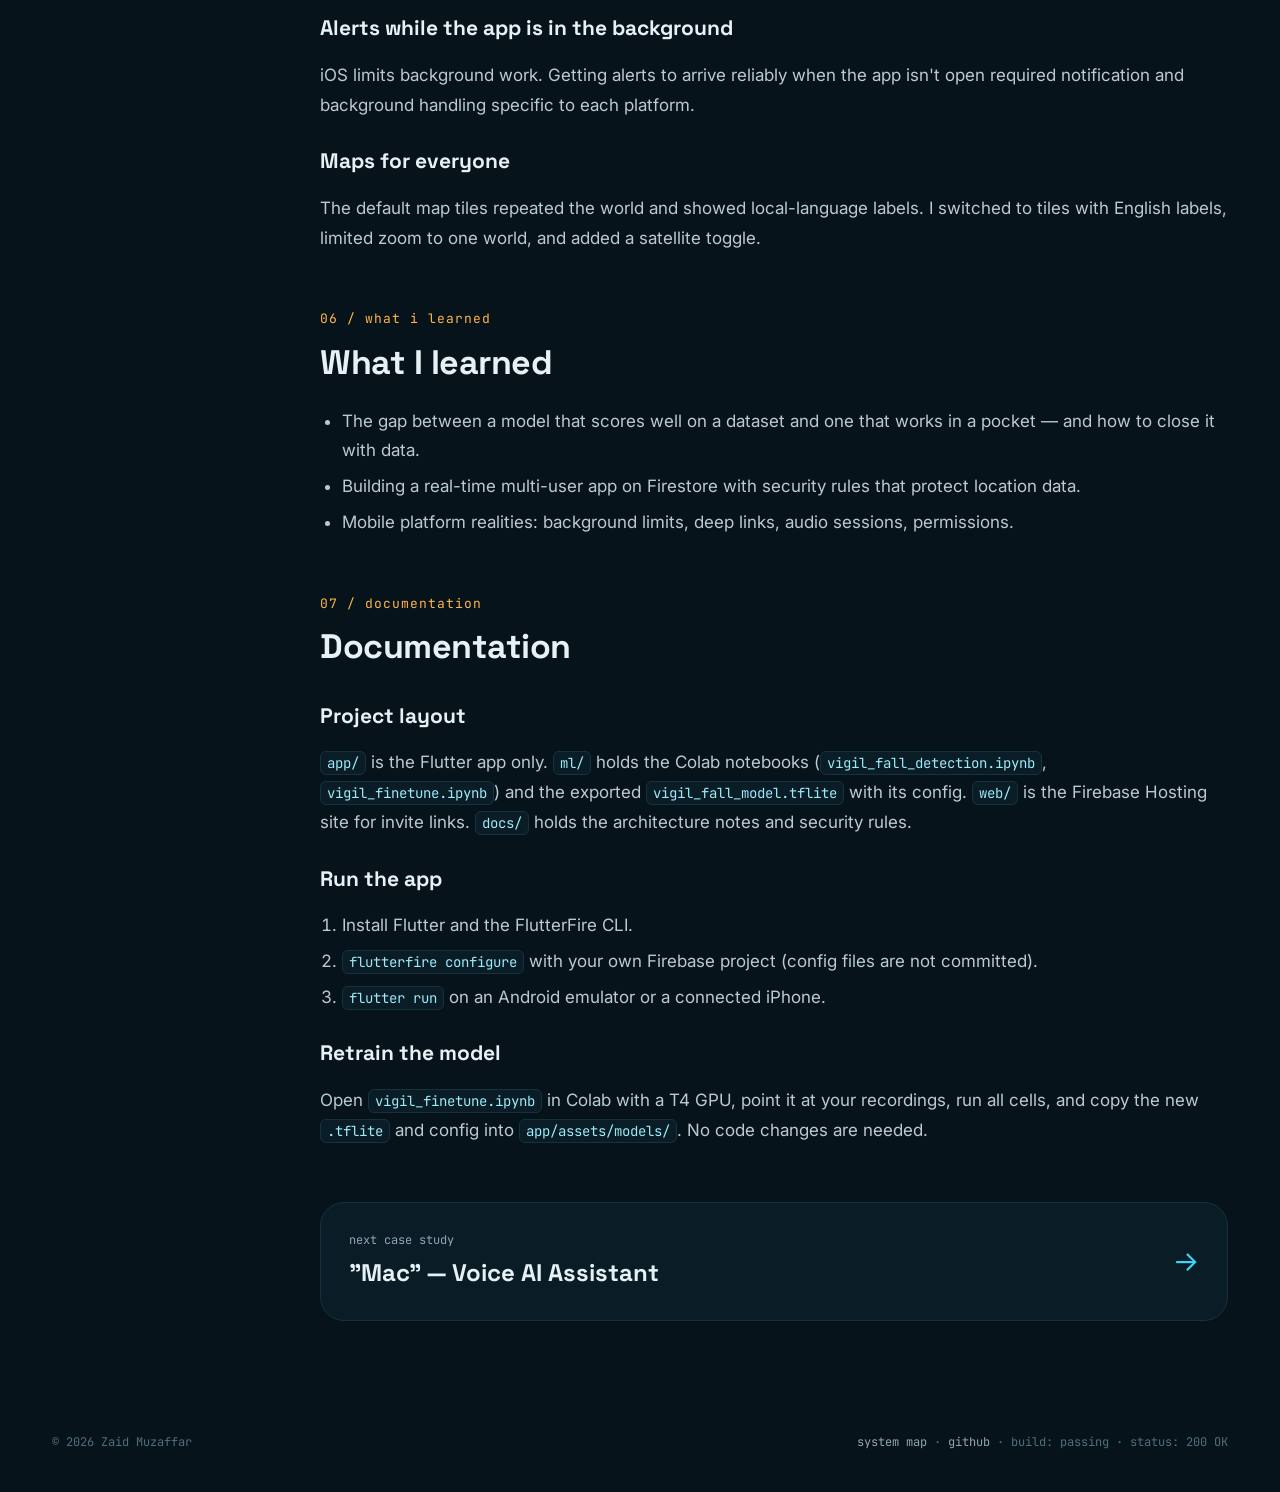
<file: projects/vigil.html>
<!DOCTYPE html>
<html lang="en" data-theme="dark">
<head>
<meta charset="utf-8">
<meta name="viewport" id="vp" content="width=device-width, initial-scale=1">
<script>(function(){var small=Math.min(screen.width,screen.height)<900,v=null;try{v=localStorage.getItem('zaid-view');}catch(e){}if(small)document.documentElement.classList.add('small-device');if(small&&v!=='mobile'){document.getElementById('vp').setAttribute('content','width=1100');document.documentElement.classList.add('laptop-view');}})();</script>
<title>Vigil — Case study · Zaid Muzaffar</title>
<meta name="description" content="A free safety app for iPhone and Android. A small neural network on the phone watches for falls; if you don&#x27;t answer &quot;Are you okay?&quot;, the people in your circle get a full-screen alert with your live location.">
<meta property="og:title" content="Vigil — Case study · Zaid Muzaffar">
<meta property="og:description" content="A free safety app for iPhone and Android. A small neural network on the phone watches for falls; if you don&#x27;t answer &quot;Are you okay?&quot;, the people in your circle get a full-screen alert with your live location.">
<meta property="og:type" content="website">
<meta name="theme-color" content="#07131A">
<link rel="icon" href="../assets/favicon.svg" type="image/svg+xml">
<script>try{var t=localStorage.getItem('zaid-theme');if(t)document.documentElement.setAttribute('data-theme',t);}catch(e){}</script>
<link rel="preconnect" href="https://fonts.googleapis.com">
<link rel="preconnect" href="https://fonts.gstatic.com" crossorigin>
<link href="https://fonts.googleapis.com/css2?family=Space+Grotesk:wght@400;500;700&family=Inter:wght@400;500;600&family=JetBrains+Mono:wght@400;500&display=swap" rel="stylesheet">
<link rel="stylesheet" href="../css/tokens.css">
<link rel="stylesheet" href="../css/base.css">
<link rel="stylesheet" href="../css/layout.css">
<link rel="stylesheet" href="../css/components.css">
<link rel="stylesheet" href="../css/sections.css">
<link rel="stylesheet" href="../css/case.css">
</head>
<body data-base="../">
<div class="toast" role="status" aria-live="polite"></div>
<header class="nav">
  <div class="wrap nav-inner">
    <a href="../index.html#top" class="logo" aria-label="zaid.ops home"><svg width="34" height="34" viewBox="0 0 34 34" aria-hidden="true"><circle class="logo-ring" cx="17" cy="17" r="15" fill="none" stroke-width="2"/><g class="logo-hand"><path d="M17 6 L17 17 L26 21" fill="none" stroke-width="2.5" stroke-linecap="round"/></g></svg><span class="logo-text">zaid<em>.ops</em></span></a>
    <div style="display:flex;align-items:center;flex-wrap:wrap;gap:4px">
      <nav class="nav-links"><a href="../index.html#projects" style="display:inline-block">all projects</a></nav>
      <div class="nav-tools">
        <button type="button" class="icon-btn" data-palette aria-label="Search the site (Ctrl + K)"><svg viewBox="0 0 24 24" fill="none" stroke="currentColor" stroke-width="2" stroke-linecap="round" aria-hidden="true"><circle cx="11" cy="11" r="7"/><path d="M20 20l-3.5-3.5"/></svg><span class="kbd-hint">Ctrl K</span></button>
        <button type="button" class="icon-btn view-btn" data-view-toggle hidden></button>
        <button type="button" class="icon-btn" data-theme-toggle aria-label="Switch theme"></button>
        <a href="../index.html#contact" class="nav-cta">ssh zaid →</a>
      </div>
    </div>
  </div>
</header>
<main>

<section class="wrap case-hero">
  <a class="back" href="../index.html#projects">← all projects</a>
  <span class="label"><span class="dot"></span>CASE STUDY 03 · IN ACTIVE DEVELOPMENT</span>
  <h1 class="reveal">Vigil<br><span style="color:var(--accent)">Fall detection &amp; live location</span></h1>
  <p class="lead reveal d1">A free safety app for iPhone and Android. A small neural network on the phone watches for falls; if you don't answer "Are you okay?", the people in your circle get a full-screen alert with your live location.</p>
  <div class="meta reveal d2"><div><small>ROLE</small><b>Sole developer: app, ML model, backend</b></div><div><small>PLATFORMS</small><b>Android & iOS (Flutter)</b></div><div><small>ML</small><b>1D CNN · SisFall · TensorFlow Lite</b></div><div><small>BACKEND</small><b>Firebase Auth · Firestore · Hosting</b></div><div><small>STATUS</small><b>Working app · model fine-tuning</b></div></div>
  
  <div class="case-links reveal d3"><a class="btn btn-primary" href="https://vigil-7fa6b.web.app">Project site ↗</a><a class="btn btn-ghost" href="../docs/Vigil_Case_Study.pdf">Case study PDF ↓</a></div>
</section>
<div class="stage-divider" aria-hidden="true">
  <svg viewBox="0 0 1440 110" preserveAspectRatio="xMidYMid slice">
    <defs><filter id="sdglow3" x="-20%" y="-200%" width="140%" height="500%"><feGaussianBlur stdDeviation="4"/></filter></defs>
    <path class="sd-base" d="M0 70 H520 C570 70 570 34 620 34 H820 C870 34 870 70 920 70 H1440" fill="none" stroke-width="2"/>
    <path class="comet sd-glow" d="M0 70 H520 C570 70 570 34 620 34 H820 C870 34 870 70 920 70 H1440" pathLength="1000" fill="none" stroke-width="6" stroke-linecap="round" filter="url(#sdglow3)" opacity=".55"/>
    <path class="comet sd-core" d="M0 70 H520 C570 70 570 34 620 34 H820 C870 34 870 70 920 70 H1440" pathLength="1000" fill="none" stroke-width="2" stroke-linecap="round"/>
    <rect class="packet" x="-7" y="-3.5" width="14" height="7" rx="3.5"><animateMotion dur="4.5s" begin="0s" repeatCount="indefinite" rotate="auto" path="M0 70 H520 C570 70 570 34 620 34 H820 C870 34 870 70 920 70 H1440"/></rect><rect class="packet" x="-7" y="-3.5" width="14" height="7" rx="3.5"><animateMotion dur="4.5s" begin="1.5s" repeatCount="indefinite" rotate="auto" path="M0 70 H520 C570 70 570 34 620 34 H820 C870 34 870 70 920 70 H1440"/></rect><rect class="packet" x="-7" y="-3.5" width="14" height="7" rx="3.5"><animateMotion dur="4.5s" begin="3s" repeatCount="indefinite" rotate="auto" path="M0 70 H520 C570 70 570 34 620 34 H820 C870 34 870 70 920 70 H1440"/></rect>
    <g class="sd-node"><circle cx="400" cy="70" r="6" stroke-width="2"/><text x="400" y="98" text-anchor="middle">plan ✓</text></g>
    <g class="sd-node"><circle cx="1040" cy="70" r="6" stroke-width="2"/><text x="1040" y="98" text-anchor="middle">ship ✓</text></g>
    <rect class="sd-pulse" x="652" y="20" width="136" height="28" rx="14" stroke-width="1.5"/>
    <rect class="sd-pill" x="652" y="20" width="136" height="28" rx="14" stroke-width="1.5"/>
    <text class="sd-label" x="720" y="38.5" text-anchor="middle">case study</text>
  </svg>
</div>
<div class="wrap case-body">
  <nav class="toc" aria-label="On this page"><a href="#problem">01 the problem</a><a href="#solution">02 what it does</a><a href="#ml">03 the ml model</a><a href="#architecture">04 architecture</a><a href="#challenges">05 challenges</a><a href="#learned">06 what i learned</a><a href="#docs">07 documentation</a></nav>
  <div class="case-content">
    <section id="problem" class="reveal"><h2><span class="num">01 / the problem</span>The problem</h2>
<p>When someone falls and can't get up — an elderly parent, a person working alone, anyone — the minutes before help arrives matter. Most fall-detection solutions rely on a dedicated watch or a paid service. I wanted something that works with <strong>only the phone people already carry</strong>, costs nothing, and alerts the specific people who would actually come.</p></section><section id="solution" class="reveal"><h2><span class="num">02 / what it does</span>What it does</h2><div class="feature-grid"><div class="feature"><b>On-device fall detection</b><span>A neural network runs on the phone itself — no audio or motion data leaves the device for detection.</span></div><div class="feature"><b>"Are you okay?" countdown</b><span>After a suspected fall, a countdown gives the person a chance to cancel a false alarm.</span></div><div class="feature"><b>Full-screen circle alerts</b><span>If there's no answer, everyone in the circle gets a full-screen alert with a loud alarm and strong vibration.</span></div><div class="feature"><b>SOS button</b><span>Trigger the same alert manually at any time.</span></div><div class="feature"><b>Live location & ETA</b><span>Helpers tap "on my way"; the person in trouble and the circle see them approach on a map with an ETA.</span></div><div class="feature"><b>Invite-link circles</b><span>Start alone, then add family by sharing a link. Circles work like groups, with admins and permissions.</span></div><div class="feature"><b>Privacy controls</b><span>Per-person choices about who sees location and who receives alerts.</span></div><div class="feature"><b>Movement recorder</b><span>A built-in recorder to capture real phone movement for fine-tuning the model.</span></div></div></section><section id="ml" class="reveal"><h2><span class="num">03 / the ml model</span>The ML model</h2><div class="flow-diagram"><div class="flow-node"><b>SisFall dataset</b><span>Accelerometer recordings of falls and daily activities</span></div><div class="flow-arrow" aria-hidden="true"><svg viewBox="0 0 36 14"><path class="flow" d="M0 7 H30" stroke="currentColor" stroke-width="3" fill="none"/><path d="M26 2 L33 7 L26 12" stroke="currentColor" stroke-width="2.5" fill="none" stroke-linecap="round"/></svg></div><div class="flow-node"><b>Preprocess</b><span>Resampled to 50 Hz, cut into windows</span></div><div class="flow-arrow" aria-hidden="true"><svg viewBox="0 0 36 14"><path class="flow" d="M0 7 H30" stroke="currentColor" stroke-width="3" fill="none"/><path d="M26 2 L33 7 L26 12" stroke="currentColor" stroke-width="2.5" fill="none" stroke-linecap="round"/></svg></div><div class="flow-node"><b>1D CNN</b><span>Trained in Google Colab</span></div><div class="flow-arrow" aria-hidden="true"><svg viewBox="0 0 36 14"><path class="flow" d="M0 7 H30" stroke="currentColor" stroke-width="3" fill="none"/><path d="M26 2 L33 7 L26 12" stroke="currentColor" stroke-width="2.5" fill="none" stroke-linecap="round"/></svg></div><div class="flow-node"><b>Evaluate</b><span>Subject-independent split</span></div><div class="flow-arrow" aria-hidden="true"><svg viewBox="0 0 36 14"><path class="flow" d="M0 7 H30" stroke="currentColor" stroke-width="3" fill="none"/><path d="M26 2 L33 7 L26 12" stroke="currentColor" stroke-width="2.5" fill="none" stroke-linecap="round"/></svg></div><div class="flow-node"><b>TensorFlow Lite</b><span>Shipped inside the app</span></div></div>
<p>The model is evaluated <strong>subject-independently</strong>: people in the test set are never seen in training, which is closer to how it behaves for a new user.</p>
<p>In the app, inference is wrapped in simple logic that keeps the battery and false alarms down: the model only runs after an <strong>impact above 1.6 g</strong>, checks every <strong>0.5 s</strong>, and has a <strong>60-second cooldown</strong> after an alert.</p>
<div class="callout brass"><span class="mono">HONEST STATUS</span><p>Lab datasets are recorded with sensors strapped to the body, but a phone sits in a pocket, a hand or a bag. In real use the first model raised false alarms during normal movement, so I built the recorder and a fine-tuning notebook that mixes SisFall with my own phone recordings at a low learning rate. Final evaluation numbers will be published here once the real-device data is complete.</p></div></section><section id="architecture" class="reveal"><h2><span class="num">04 / architecture</span>Architecture</h2><div class="flow-diagram"><div class="flow-node"><b>Flutter app</b><span>Sensors, model, alerts, maps</span></div><div class="flow-arrow" aria-hidden="true"><svg viewBox="0 0 36 14"><path class="flow" d="M0 7 H30" stroke="currentColor" stroke-width="3" fill="none"/><path d="M26 2 L33 7 L26 12" stroke="currentColor" stroke-width="2.5" fill="none" stroke-linecap="round"/></svg></div><div class="flow-node"><b>Firebase Auth</b><span>Google, email or anonymous sign-in</span></div><div class="flow-arrow" aria-hidden="true"><svg viewBox="0 0 36 14"><path class="flow" d="M0 7 H30" stroke="currentColor" stroke-width="3" fill="none"/><path d="M26 2 L33 7 L26 12" stroke="currentColor" stroke-width="2.5" fill="none" stroke-linecap="round"/></svg></div><div class="flow-node"><b>Cloud Firestore</b><span>Circles, members, alerts, locations — guarded by security rules</span></div><div class="flow-arrow" aria-hidden="true"><svg viewBox="0 0 36 14"><path class="flow" d="M0 7 H30" stroke="currentColor" stroke-width="3" fill="none"/><path d="M26 2 L33 7 L26 12" stroke="currentColor" stroke-width="2.5" fill="none" stroke-linecap="round"/></svg></div><div class="flow-node"><b>Firebase Hosting</b><span>Invite links: <code>/join/CODE</code> opens the app</span></div></div><p>Invite links are real web URLs. On Android they open the app directly through verified app links; on iPhone (without a paid Apple account) a small page offers an "Open in Vigil" button that hands the code to the app.</p></section><section id="challenges" class="reveal"><h2><span class="num">05 / challenges</span>Challenges</h2>
<h3>False alarms from everyday movement</h3><p>Sitting down hard or dropping the phone can look like a fall. The answer was better data from real phone placements (pocket, hand, bag, table), a fine-tuning pipeline, and the countdown so a person can cancel.</p>
<h3>An alarm that must be heard</h3><p>An alert is useless if it follows the media volume. I configured the audio session so the alarm stays loud with strong vibration even when the phone volume is turned down.</p>
<h3>Alerts while the app is in the background</h3><p>iOS limits background work. Getting alerts to arrive reliably when the app isn't open required notification and background handling specific to each platform.</p>
<h3>Maps for everyone</h3><p>The default map tiles repeated the world and showed local-language labels. I switched to tiles with English labels, limited zoom to one world, and added a satellite toggle.</p></section><section id="learned" class="reveal"><h2><span class="num">06 / what i learned</span>What I learned</h2>
<ul><li>The gap between a model that scores well on a dataset and one that works in a pocket — and how to close it with data.</li>
<li>Building a real-time multi-user app on Firestore with security rules that protect location data.</li>
<li>Mobile platform realities: background limits, deep links, audio sessions, permissions.</li></ul></section><section id="docs" class="reveal"><h2><span class="num">07 / documentation</span>Documentation</h2>
<h3>Project layout</h3>
<p><code>app/</code> is the Flutter app only. <code>ml/</code> holds the Colab notebooks (<code>vigil_fall_detection.ipynb</code>, <code>vigil_finetune.ipynb</code>) and the exported <code>vigil_fall_model.tflite</code> with its config. <code>web/</code> is the Firebase Hosting site for invite links. <code>docs/</code> holds the architecture notes and security rules.</p>
<h3>Run the app</h3>
<ol><li>Install Flutter and the FlutterFire CLI.</li>
<li><code>flutterfire configure</code> with your own Firebase project (config files are not committed).</li>
<li><code>flutter run</code> on an Android emulator or a connected iPhone.</li></ol>
<h3>Retrain the model</h3>
<p>Open <code>vigil_finetune.ipynb</code> in Colab with a T4 GPU, point it at your recordings, run all cells, and copy the new <code>.tflite</code> and config into <code>app/assets/models/</code>. No code changes are needed.</p></section>
    <a class="next-case" href="voice-assistant.html"><span><small>next case study</small><b>"Mac" — Voice AI Assistant</b></span><span aria-hidden="true" style="font-size:28px;color:var(--accent)">→</span></a>
  </div>
</div>
</main>
<footer class="wrap footer">
  <span>© <span data-year>2026</span> Zaid Muzaffar</span>
  <span><a href="../index.html#map">system map</a> · <a href="https://github.com/zaidmuzaffar">github</a> · build: passing · status: 200 OK</span>
</footer>
<script src="../js/data.js"></script>
<script src="../js/core/app.js"></script>
<script src="../js/core/theme.js"></script>
<script src="../js/core/render.js"></script>
<script src="../js/core/ui.js"></script>
<script src="../js/core/features.js"></script>
<script src="../js/core/palette.js"></script>
<script src="../js/main.js"></script>
</body>
</html>
</file>
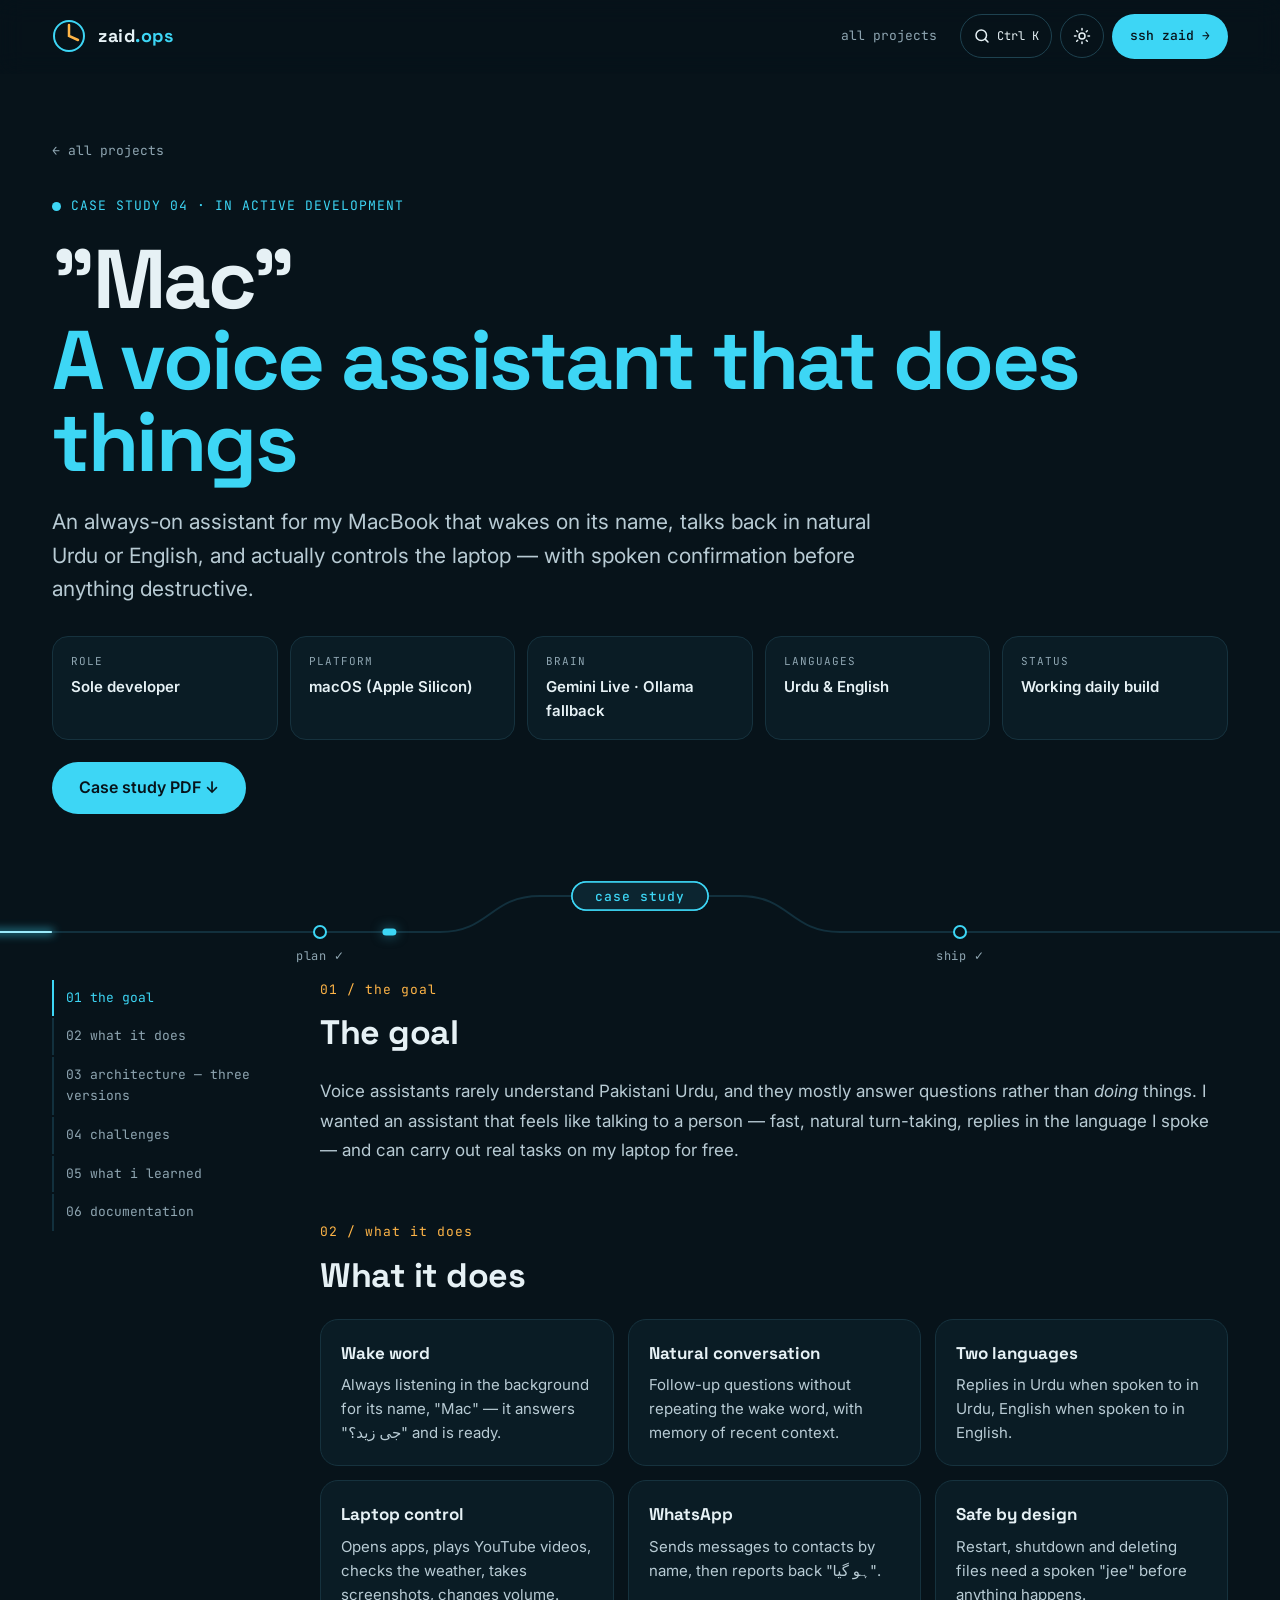
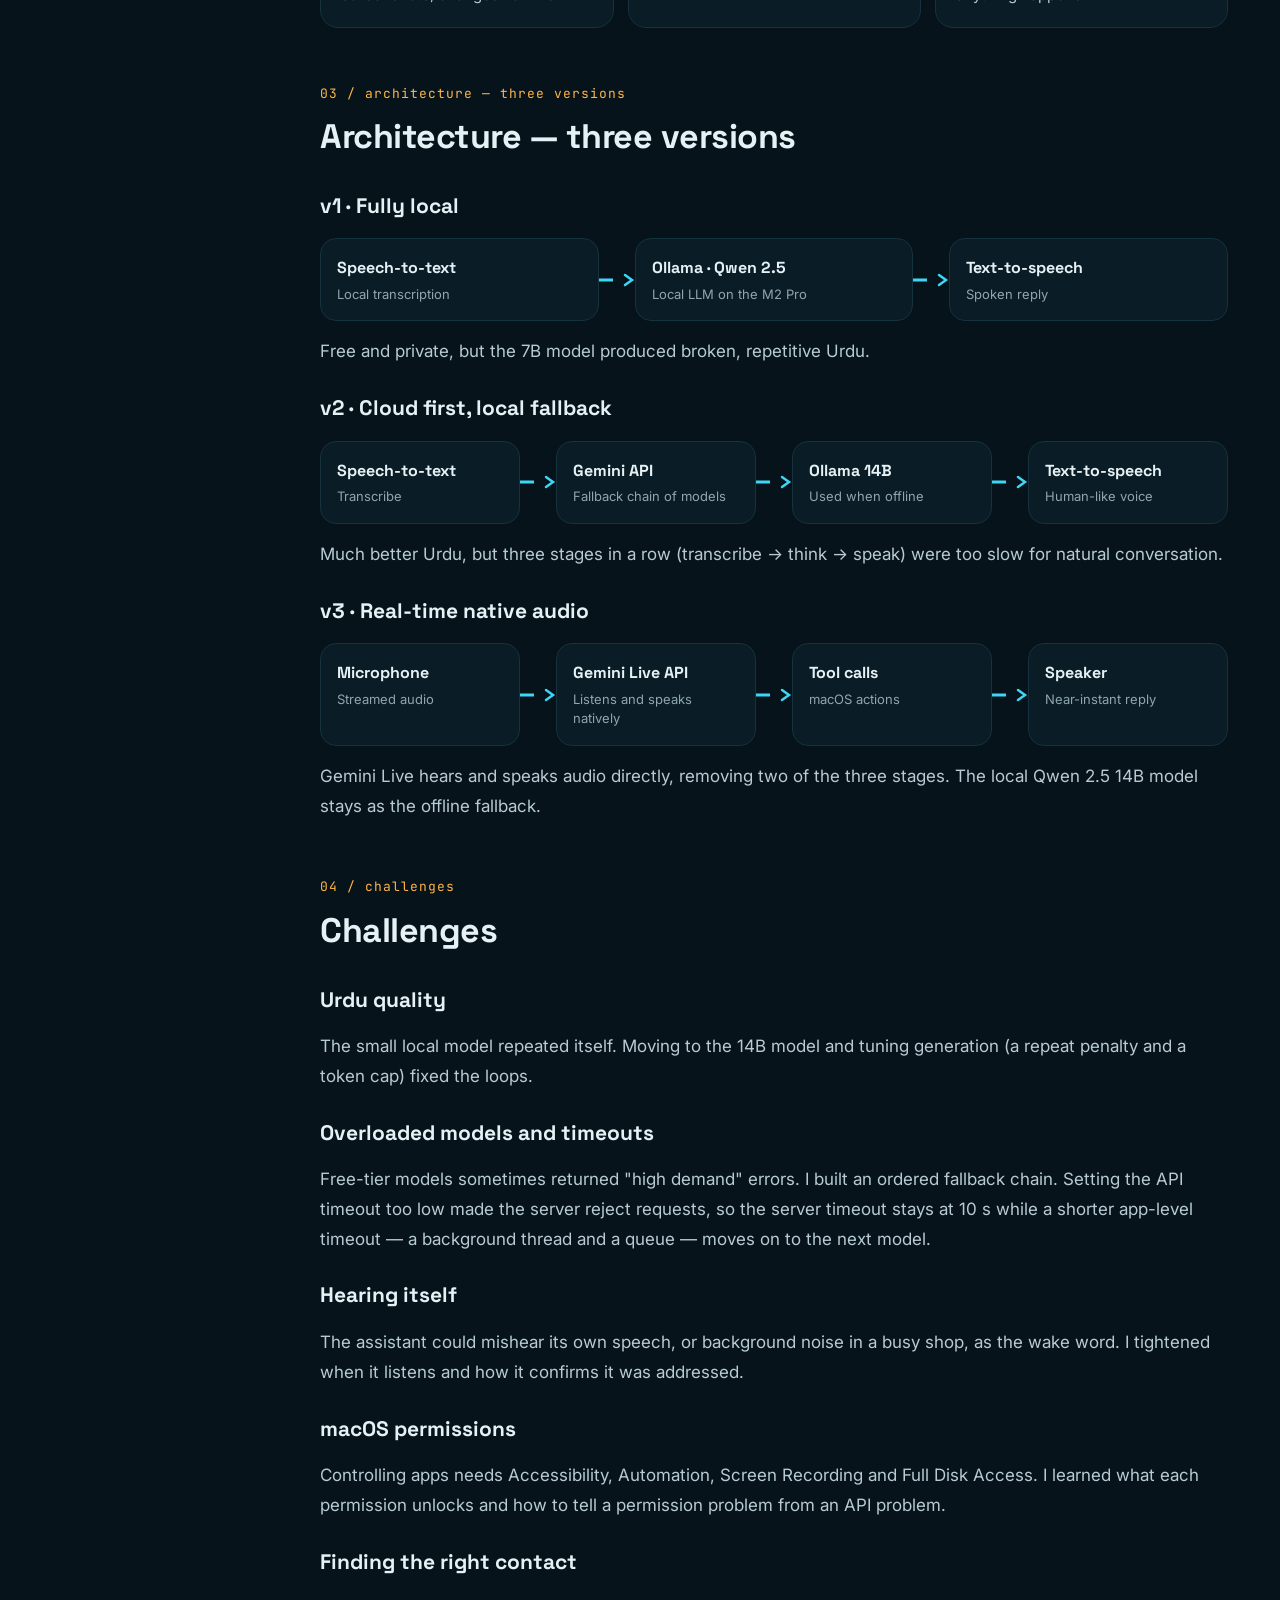
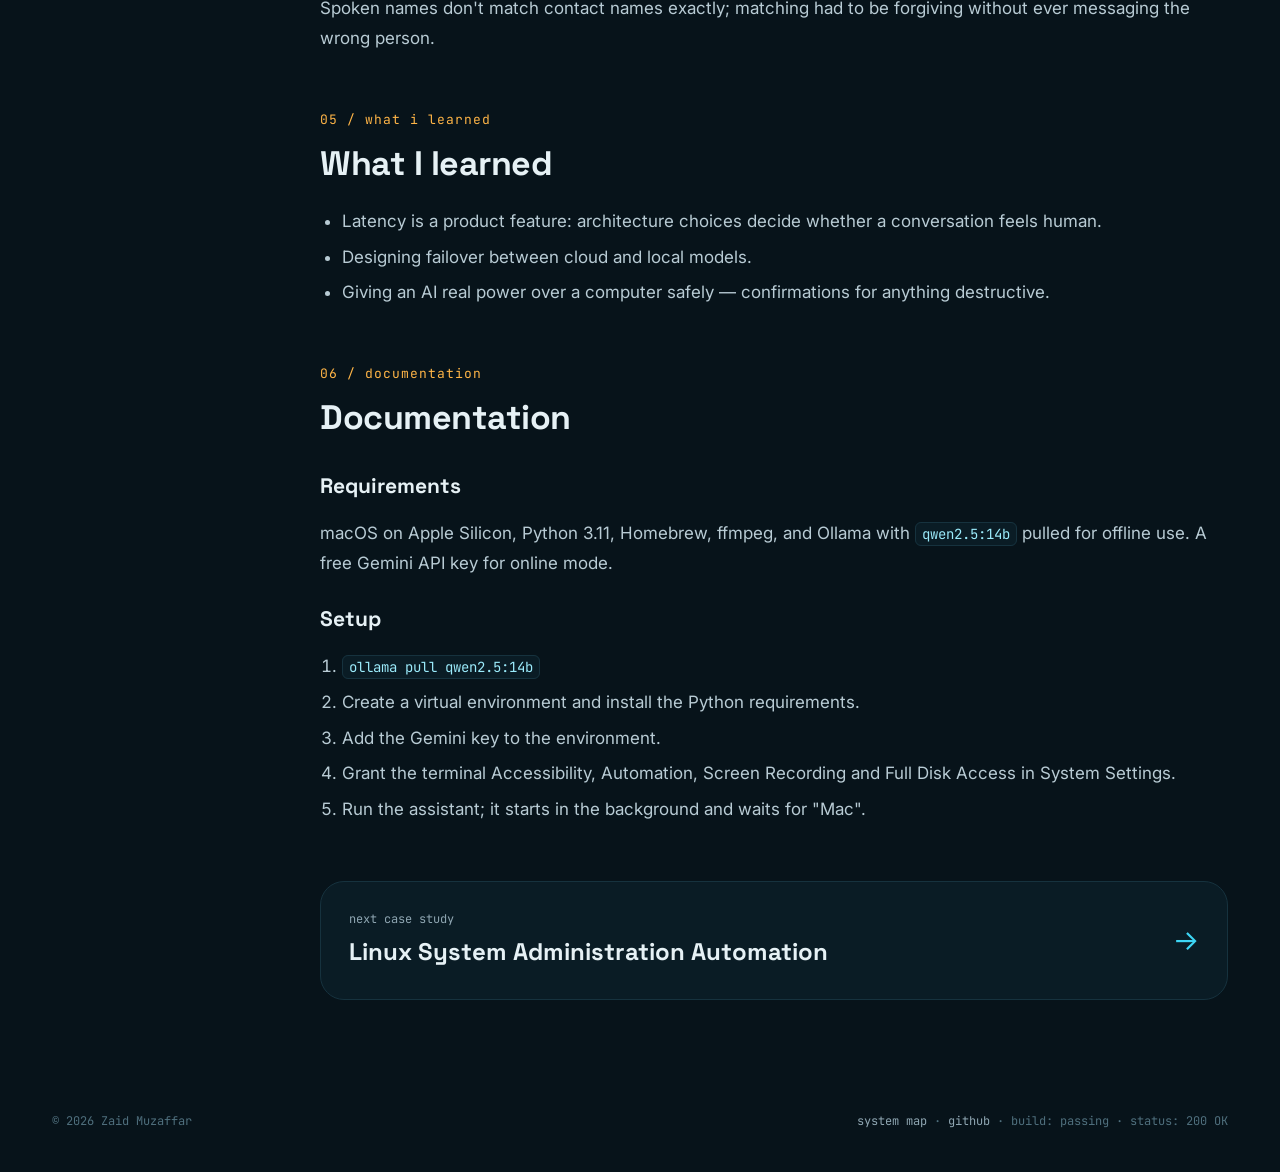
<file: projects/voice-assistant.html>
<!DOCTYPE html>
<html lang="en" data-theme="dark">
<head>
<meta charset="utf-8">
<meta name="viewport" id="vp" content="width=device-width, initial-scale=1">
<script>(function(){var small=Math.min(screen.width,screen.height)<900,v=null;try{v=localStorage.getItem('zaid-view');}catch(e){}if(small)document.documentElement.classList.add('small-device');if(small&&v!=='mobile'){document.getElementById('vp').setAttribute('content','width=1100');document.documentElement.classList.add('laptop-view');}})();</script>
<title>&quot;Mac&quot; Voice AI Assistant — Case study · Zaid Muzaffar</title>
<meta name="description" content="An always-on assistant for my MacBook that wakes on its name, talks back in natural Urdu or English, and actually controls the laptop — with spoken confirmation before anything destructive.">
<meta property="og:title" content="&quot;Mac&quot; Voice AI Assistant — Case study · Zaid Muzaffar">
<meta property="og:description" content="An always-on assistant for my MacBook that wakes on its name, talks back in natural Urdu or English, and actually controls the laptop — with spoken confirmation before anything destructive.">
<meta property="og:type" content="website">
<meta name="theme-color" content="#07131A">
<link rel="icon" href="../assets/favicon.svg" type="image/svg+xml">
<script>try{var t=localStorage.getItem('zaid-theme');if(t)document.documentElement.setAttribute('data-theme',t);}catch(e){}</script>
<link rel="preconnect" href="https://fonts.googleapis.com">
<link rel="preconnect" href="https://fonts.gstatic.com" crossorigin>
<link href="https://fonts.googleapis.com/css2?family=Space+Grotesk:wght@400;500;700&family=Inter:wght@400;500;600&family=JetBrains+Mono:wght@400;500&display=swap" rel="stylesheet">
<link rel="stylesheet" href="../css/tokens.css">
<link rel="stylesheet" href="../css/base.css">
<link rel="stylesheet" href="../css/layout.css">
<link rel="stylesheet" href="../css/components.css">
<link rel="stylesheet" href="../css/sections.css">
<link rel="stylesheet" href="../css/case.css">
</head>
<body data-base="../">
<div class="toast" role="status" aria-live="polite"></div>
<header class="nav">
  <div class="wrap nav-inner">
    <a href="../index.html#top" class="logo" aria-label="zaid.ops home"><svg width="34" height="34" viewBox="0 0 34 34" aria-hidden="true"><circle class="logo-ring" cx="17" cy="17" r="15" fill="none" stroke-width="2"/><g class="logo-hand"><path d="M17 6 L17 17 L26 21" fill="none" stroke-width="2.5" stroke-linecap="round"/></g></svg><span class="logo-text">zaid<em>.ops</em></span></a>
    <div style="display:flex;align-items:center;flex-wrap:wrap;gap:4px">
      <nav class="nav-links"><a href="../index.html#projects" style="display:inline-block">all projects</a></nav>
      <div class="nav-tools">
        <button type="button" class="icon-btn" data-palette aria-label="Search the site (Ctrl + K)"><svg viewBox="0 0 24 24" fill="none" stroke="currentColor" stroke-width="2" stroke-linecap="round" aria-hidden="true"><circle cx="11" cy="11" r="7"/><path d="M20 20l-3.5-3.5"/></svg><span class="kbd-hint">Ctrl K</span></button>
        <button type="button" class="icon-btn view-btn" data-view-toggle hidden></button>
        <button type="button" class="icon-btn" data-theme-toggle aria-label="Switch theme"></button>
        <a href="../index.html#contact" class="nav-cta">ssh zaid →</a>
      </div>
    </div>
  </div>
</header>
<main>

<section class="wrap case-hero">
  <a class="back" href="../index.html#projects">← all projects</a>
  <span class="label"><span class="dot"></span>CASE STUDY 04 · IN ACTIVE DEVELOPMENT</span>
  <h1 class="reveal">"Mac"<br><span style="color:var(--accent)">A voice assistant that does things</span></h1>
  <p class="lead reveal d1">An always-on assistant for my MacBook that wakes on its name, talks back in natural Urdu or English, and actually controls the laptop — with spoken confirmation before anything destructive.</p>
  <div class="meta reveal d2"><div><small>ROLE</small><b>Sole developer</b></div><div><small>PLATFORM</small><b>macOS (Apple Silicon)</b></div><div><small>BRAIN</small><b>Gemini Live · Ollama fallback</b></div><div><small>LANGUAGES</small><b>Urdu & English</b></div><div><small>STATUS</small><b>Working daily build</b></div></div>
  
  <div class="case-links reveal d3"><a class="btn btn-primary" href="../docs/Voice_Assistant_Case_Study.pdf">Case study PDF ↓</a></div>
</section>
<div class="stage-divider" aria-hidden="true">
  <svg viewBox="0 0 1440 110" preserveAspectRatio="xMidYMid slice">
    <defs><filter id="sdglow4" x="-20%" y="-200%" width="140%" height="500%"><feGaussianBlur stdDeviation="4"/></filter></defs>
    <path class="sd-base" d="M0 70 H520 C570 70 570 34 620 34 H820 C870 34 870 70 920 70 H1440" fill="none" stroke-width="2"/>
    <path class="comet sd-glow" d="M0 70 H520 C570 70 570 34 620 34 H820 C870 34 870 70 920 70 H1440" pathLength="1000" fill="none" stroke-width="6" stroke-linecap="round" filter="url(#sdglow4)" opacity=".55"/>
    <path class="comet sd-core" d="M0 70 H520 C570 70 570 34 620 34 H820 C870 34 870 70 920 70 H1440" pathLength="1000" fill="none" stroke-width="2" stroke-linecap="round"/>
    <rect class="packet" x="-7" y="-3.5" width="14" height="7" rx="3.5"><animateMotion dur="4.5s" begin="0s" repeatCount="indefinite" rotate="auto" path="M0 70 H520 C570 70 570 34 620 34 H820 C870 34 870 70 920 70 H1440"/></rect><rect class="packet" x="-7" y="-3.5" width="14" height="7" rx="3.5"><animateMotion dur="4.5s" begin="1.5s" repeatCount="indefinite" rotate="auto" path="M0 70 H520 C570 70 570 34 620 34 H820 C870 34 870 70 920 70 H1440"/></rect><rect class="packet" x="-7" y="-3.5" width="14" height="7" rx="3.5"><animateMotion dur="4.5s" begin="3s" repeatCount="indefinite" rotate="auto" path="M0 70 H520 C570 70 570 34 620 34 H820 C870 34 870 70 920 70 H1440"/></rect>
    <g class="sd-node"><circle cx="400" cy="70" r="6" stroke-width="2"/><text x="400" y="98" text-anchor="middle">plan ✓</text></g>
    <g class="sd-node"><circle cx="1040" cy="70" r="6" stroke-width="2"/><text x="1040" y="98" text-anchor="middle">ship ✓</text></g>
    <rect class="sd-pulse" x="652" y="20" width="136" height="28" rx="14" stroke-width="1.5"/>
    <rect class="sd-pill" x="652" y="20" width="136" height="28" rx="14" stroke-width="1.5"/>
    <text class="sd-label" x="720" y="38.5" text-anchor="middle">case study</text>
  </svg>
</div>
<div class="wrap case-body">
  <nav class="toc" aria-label="On this page"><a href="#goal">01 the goal</a><a href="#features">02 what it does</a><a href="#evolution">03 architecture — three versions</a><a href="#challenges">04 challenges</a><a href="#learned">05 what i learned</a><a href="#docs">06 documentation</a></nav>
  <div class="case-content">
    <section id="goal" class="reveal"><h2><span class="num">01 / the goal</span>The goal</h2>
<p>Voice assistants rarely understand Pakistani Urdu, and they mostly answer questions rather than <em>doing</em> things. I wanted an assistant that feels like talking to a person — fast, natural turn-taking, replies in the language I spoke — and can carry out real tasks on my laptop for free.</p></section><section id="features" class="reveal"><h2><span class="num">02 / what it does</span>What it does</h2><div class="feature-grid"><div class="feature"><b>Wake word</b><span>Always listening in the background for its name, "Mac" — it answers "جی زید؟" and is ready.</span></div><div class="feature"><b>Natural conversation</b><span>Follow-up questions without repeating the wake word, with memory of recent context.</span></div><div class="feature"><b>Two languages</b><span>Replies in Urdu when spoken to in Urdu, English when spoken to in English.</span></div><div class="feature"><b>Laptop control</b><span>Opens apps, plays YouTube videos, checks the weather, takes screenshots, changes volume.</span></div><div class="feature"><b>WhatsApp</b><span>Sends messages to contacts by name, then reports back "ہو گیا".</span></div><div class="feature"><b>Safe by design</b><span>Restart, shutdown and deleting files need a spoken "jee" before anything happens.</span></div></div></section><section id="evolution" class="reveal"><h2><span class="num">03 / architecture — three versions</span>Architecture — three versions</h2>
<h3>v1 · Fully local</h3><div class="flow-diagram"><div class="flow-node"><b>Speech-to-text</b><span>Local transcription</span></div><div class="flow-arrow" aria-hidden="true"><svg viewBox="0 0 36 14"><path class="flow" d="M0 7 H30" stroke="currentColor" stroke-width="3" fill="none"/><path d="M26 2 L33 7 L26 12" stroke="currentColor" stroke-width="2.5" fill="none" stroke-linecap="round"/></svg></div><div class="flow-node"><b>Ollama · Qwen 2.5</b><span>Local LLM on the M2 Pro</span></div><div class="flow-arrow" aria-hidden="true"><svg viewBox="0 0 36 14"><path class="flow" d="M0 7 H30" stroke="currentColor" stroke-width="3" fill="none"/><path d="M26 2 L33 7 L26 12" stroke="currentColor" stroke-width="2.5" fill="none" stroke-linecap="round"/></svg></div><div class="flow-node"><b>Text-to-speech</b><span>Spoken reply</span></div></div>
<p>Free and private, but the 7B model produced broken, repetitive Urdu.</p>
<h3>v2 · Cloud first, local fallback</h3><div class="flow-diagram"><div class="flow-node"><b>Speech-to-text</b><span>Transcribe</span></div><div class="flow-arrow" aria-hidden="true"><svg viewBox="0 0 36 14"><path class="flow" d="M0 7 H30" stroke="currentColor" stroke-width="3" fill="none"/><path d="M26 2 L33 7 L26 12" stroke="currentColor" stroke-width="2.5" fill="none" stroke-linecap="round"/></svg></div><div class="flow-node"><b>Gemini API</b><span>Fallback chain of models</span></div><div class="flow-arrow" aria-hidden="true"><svg viewBox="0 0 36 14"><path class="flow" d="M0 7 H30" stroke="currentColor" stroke-width="3" fill="none"/><path d="M26 2 L33 7 L26 12" stroke="currentColor" stroke-width="2.5" fill="none" stroke-linecap="round"/></svg></div><div class="flow-node"><b>Ollama 14B</b><span>Used when offline</span></div><div class="flow-arrow" aria-hidden="true"><svg viewBox="0 0 36 14"><path class="flow" d="M0 7 H30" stroke="currentColor" stroke-width="3" fill="none"/><path d="M26 2 L33 7 L26 12" stroke="currentColor" stroke-width="2.5" fill="none" stroke-linecap="round"/></svg></div><div class="flow-node"><b>Text-to-speech</b><span>Human-like voice</span></div></div>
<p>Much better Urdu, but three stages in a row (transcribe → think → speak) were too slow for natural conversation.</p>
<h3>v3 · Real-time native audio</h3><div class="flow-diagram"><div class="flow-node"><b>Microphone</b><span>Streamed audio</span></div><div class="flow-arrow" aria-hidden="true"><svg viewBox="0 0 36 14"><path class="flow" d="M0 7 H30" stroke="currentColor" stroke-width="3" fill="none"/><path d="M26 2 L33 7 L26 12" stroke="currentColor" stroke-width="2.5" fill="none" stroke-linecap="round"/></svg></div><div class="flow-node"><b>Gemini Live API</b><span>Listens and speaks natively</span></div><div class="flow-arrow" aria-hidden="true"><svg viewBox="0 0 36 14"><path class="flow" d="M0 7 H30" stroke="currentColor" stroke-width="3" fill="none"/><path d="M26 2 L33 7 L26 12" stroke="currentColor" stroke-width="2.5" fill="none" stroke-linecap="round"/></svg></div><div class="flow-node"><b>Tool calls</b><span>macOS actions</span></div><div class="flow-arrow" aria-hidden="true"><svg viewBox="0 0 36 14"><path class="flow" d="M0 7 H30" stroke="currentColor" stroke-width="3" fill="none"/><path d="M26 2 L33 7 L26 12" stroke="currentColor" stroke-width="2.5" fill="none" stroke-linecap="round"/></svg></div><div class="flow-node"><b>Speaker</b><span>Near-instant reply</span></div></div>
<p>Gemini Live hears and speaks audio directly, removing two of the three stages. The local Qwen 2.5 14B model stays as the offline fallback.</p></section><section id="challenges" class="reveal"><h2><span class="num">04 / challenges</span>Challenges</h2>
<h3>Urdu quality</h3><p>The small local model repeated itself. Moving to the 14B model and tuning generation (a repeat penalty and a token cap) fixed the loops.</p>
<h3>Overloaded models and timeouts</h3><p>Free-tier models sometimes returned "high demand" errors. I built an ordered fallback chain. Setting the API timeout too low made the server reject requests, so the server timeout stays at 10 s while a shorter app-level timeout — a background thread and a queue — moves on to the next model.</p>
<h3>Hearing itself</h3><p>The assistant could mishear its own speech, or background noise in a busy shop, as the wake word. I tightened when it listens and how it confirms it was addressed.</p>
<h3>macOS permissions</h3><p>Controlling apps needs Accessibility, Automation, Screen Recording and Full Disk Access. I learned what each permission unlocks and how to tell a permission problem from an API problem.</p>
<h3>Finding the right contact</h3><p>Spoken names don't match contact names exactly; matching had to be forgiving without ever messaging the wrong person.</p></section><section id="learned" class="reveal"><h2><span class="num">05 / what i learned</span>What I learned</h2>
<ul><li>Latency is a product feature: architecture choices decide whether a conversation feels human.</li>
<li>Designing failover between cloud and local models.</li>
<li>Giving an AI real power over a computer safely — confirmations for anything destructive.</li></ul></section><section id="docs" class="reveal"><h2><span class="num">06 / documentation</span>Documentation</h2>
<h3>Requirements</h3>
<p>macOS on Apple Silicon, Python 3.11, Homebrew, ffmpeg, and Ollama with <code>qwen2.5:14b</code> pulled for offline use. A free Gemini API key for online mode.</p>
<h3>Setup</h3>
<ol><li><code>ollama pull qwen2.5:14b</code></li>
<li>Create a virtual environment and install the Python requirements.</li>
<li>Add the Gemini key to the environment.</li>
<li>Grant the terminal Accessibility, Automation, Screen Recording and Full Disk Access in System Settings.</li>
<li>Run the assistant; it starts in the background and waits for "Mac".</li></ol></section>
    <a class="next-case" href="linux-automation.html"><span><small>next case study</small><b>Linux System Administration Automation</b></span><span aria-hidden="true" style="font-size:28px;color:var(--accent)">→</span></a>
  </div>
</div>
</main>
<footer class="wrap footer">
  <span>© <span data-year>2026</span> Zaid Muzaffar</span>
  <span><a href="../index.html#map">system map</a> · <a href="https://github.com/zaidmuzaffar">github</a> · build: passing · status: 200 OK</span>
</footer>
<script src="../js/data.js"></script>
<script src="../js/core/app.js"></script>
<script src="../js/core/theme.js"></script>
<script src="../js/core/render.js"></script>
<script src="../js/core/ui.js"></script>
<script src="../js/core/features.js"></script>
<script src="../js/core/palette.js"></script>
<script src="../js/main.js"></script>
</body>
</html>
</file>
<file: css/tokens.css>
/* =========================================================
   LAYER 1 · DESIGN TOKENS
   Every colour, font and radius in the site comes from here.
   Dark is the default theme; [data-theme="light"] overrides it.
   ========================================================= */

:root {
  /* surfaces */
  --ink: #07131A;          /* page background */
  --ink-2: #0A1C25;        /* cards */
  --ink-3: #0C2530;        /* raised / active cards */
  --ink-hover: #0C222D;    /* card hover */
  --term-bar: #08171F;

  /* lines */
  --line: #16323E;
  --line-2: #1E4250;
  --pipe: #12303D;
  --dash: #2A4A58;

  /* text */
  --text: #E6F1F5;
  --text-2: #B8CBD4;
  --muted: #8FA6B2;
  --dim: #4F6F7D;

  /* accents */
  --accent: #3DD6F5;       /* primary (cyan) */
  --accent-2: #9BEBFB;     /* primary, lighter */
  --accent-ink: #07131A;   /* text on accent */
  --warm: #FFB547;         /* secondary (amber) */
  --warm-bg: #3A2A0E;
  --warm-text: #FFC970;
  --ok: #5BE49B;
  --ok-bg: #0F3A26;
  --callout-bg: #1A1608;
  --callout-line: #5A4314;
  --glow: rgba(61, 214, 245, .5);

  /* type */
  --display: 'Space Grotesk', system-ui, sans-serif;
  --body: 'Inter', system-ui, sans-serif;
  --mono: 'JetBrains Mono', ui-monospace, monospace;

  /* shape & layout */
  --radius: 24px;
  --radius-sm: 14px;
  --max: 1240px;
  --gutter: 32px;
  --section-gap: 96px;

  color-scheme: dark;
}

[data-theme="light"] {
  --ink: #F4F7F8;
  --ink-2: #FFFFFF;
  --ink-3: #E8F7FB;
  --ink-hover: #F0FBFE;
  --term-bar: #EEF3F5;

  --line: #DCE6EA;
  --line-2: #C7D6DC;
  --pipe: #D5E2E7;
  --dash: #B9CBD2;

  --text: #0B1C24;
  --text-2: #334A55;
  --muted: #5A717C;
  --dim: #7B909A;

  --accent: #0A8FB0;
  --accent-2: #0B7D99;
  --accent-ink: #FFFFFF;
  --warm: #B86E00;
  --warm-bg: #FFF1D9;
  --warm-text: #8A5200;
  --ok: #1E8E54;
  --ok-bg: #DDF5E8;
  --callout-bg: #FFF8EA;
  --callout-line: #F0D49C;
  --glow: rgba(10, 143, 176, .35);

  color-scheme: light;
}
</file>
<file: css/base.css>
/* =========================================================
   LAYER 2 · BASE
   Reset, typography, buttons, utilities and motion rules.
   ========================================================= */

* { box-sizing: border-box; }
html { scroll-behavior: smooth; overflow-x: hidden; overflow-x: clip; }   /* nothing may widen the page (iOS zooms out otherwise) */
body {
  margin: 0;
  background: var(--ink);
  color: var(--text);
  font-family: var(--body);
  line-height: 1.6;
  overflow-x: hidden;
  overflow-x: clip;
  -webkit-font-smoothing: antialiased;
  transition: background .3s, color .3s;
}
img { max-width: 100%; display: block; }
a { color: var(--accent); }
a:hover { color: var(--accent-2); }
::selection { background: var(--accent); color: var(--accent-ink); }
:focus-visible { outline: 2px solid var(--warm); outline-offset: 3px; border-radius: 6px; }

.mono { font-family: var(--mono); }
.sr-only { position: absolute; width: 1px; height: 1px; overflow: hidden; clip: rect(0 0 0 0); white-space: nowrap; }
[hidden] { display: none !important; }

/* Buttons */
.btn {
  display: inline-flex; align-items: center; justify-content: center; gap: 10px;
  min-height: 52px; padding: 0 26px; border-radius: 999px;
  font-family: var(--body); font-size: 16px; font-weight: 600; text-decoration: none; cursor: pointer;
  border: 1.5px solid transparent; transition: transform .25s, background .25s, color .25s, border-color .25s;
}
.btn:hover { transform: translateY(-2px); }
.btn-primary { background: var(--accent); color: var(--accent-ink); }
.btn-primary:hover { background: var(--accent-2); color: var(--accent-ink); }
.btn-ghost { border-color: var(--line-2); color: var(--text); background: transparent; font-weight: 500; }
.btn-ghost:hover { border-color: var(--accent); color: var(--text); }
.btn svg { width: 18px; height: 18px; }

/* Small labels */
.label { display: inline-flex; align-items: center; gap: 10px; font-family: var(--mono); font-size: 13px; color: var(--accent); letter-spacing: 1px; }
.dot { width: 9px; height: 9px; border-radius: 50%; background: var(--accent); display: inline-block; animation: pulse 1.8s ease-out infinite; }
@keyframes pulse { 0% { box-shadow: 0 0 0 0 var(--glow); } 100% { box-shadow: 0 0 0 14px transparent; } }
.caret { color: var(--warm); animation: caret 1s steps(1) infinite; }
@keyframes caret { 50% { opacity: 0; } }
@keyframes spin { to { transform: rotate(360deg); } }

/* Reveal on scroll */
.reveal { opacity: 0; transform: translateY(32px); transition: opacity .9s cubic-bezier(.2, .7, .2, 1), transform .9s cubic-bezier(.2, .7, .2, 1); }
.reveal.in { opacity: 1; transform: none; }
.reveal.d1 { transition-delay: .1s; } .reveal.d2 { transition-delay: .2s; } .reveal.d3 { transition-delay: .3s; } .reveal.d4 { transition-delay: .4s; }

@media (prefers-reduced-motion: reduce) {
  *, *::before, *::after { animation: none !important; transition: none !important; scroll-behavior: auto !important; }
  .reveal { opacity: 1; transform: none; }
}
</file>
<file: css/layout.css>
/* =========================================================
   LAYER 3 · LAYOUT
   Page frame: container, nav, the standard section block,
   scroll progress and footer. Every section uses .section +
   .section-head so the whole page follows one structure.
   ========================================================= */

.wrap { max-width: var(--max); margin: 0 auto; padding: 0 var(--gutter); }

/* ---------- Nav ---------- */
.nav {
  position: sticky; top: 0; z-index: 50;
  background: color-mix(in srgb, var(--ink) 84%, transparent);
  backdrop-filter: blur(12px); -webkit-backdrop-filter: blur(12px);
  border-bottom: 1px solid transparent; transition: border-color .3s, background .3s;
}
.nav.scrolled { border-bottom-color: var(--pipe); }
.nav-inner { display: flex; flex-wrap: wrap; gap: 12px; align-items: center; justify-content: space-between; padding-top: 14px; padding-bottom: 14px; }
.logo { display: flex; align-items: center; gap: 12px; text-decoration: none; color: var(--text); }
.logo:hover { color: var(--text); }
.logo-text { font-family: var(--display); font-weight: 700; font-size: 18px; letter-spacing: .5px; }
.logo-text em { font-style: normal; color: var(--accent); }
.logo-ring { stroke: var(--accent); }
.logo-hand { stroke: var(--warm); transform-origin: 17px 17px; transform-box: view-box; animation: spin 6s linear infinite; }
.nav-links { display: flex; flex-wrap: wrap; gap: 2px; align-items: center; }
.nav-links a { padding: 12px 11px; font-family: var(--mono); font-size: 13px; color: var(--muted); text-decoration: none; border-radius: 999px; transition: color .2s; }
.nav-links a:hover, .nav-links a.on { color: var(--text); }
.nav-tools { display: flex; gap: 8px; align-items: center; margin-left: 8px; }
.icon-btn {
  min-width: 44px; height: 44px; padding: 0 12px; border-radius: 999px; border: 1px solid var(--line-2);
  background: transparent; color: var(--text); cursor: pointer; display: inline-flex; align-items: center; justify-content: center; gap: 6px;
  font-family: var(--mono); font-size: 12px; transition: border-color .2s, color .2s;
}
.icon-btn:hover { border-color: var(--accent); color: var(--accent); }
.icon-btn svg { width: 18px; height: 18px; }
.nav-cta { padding: 12px 18px; border-radius: 999px; background: var(--accent); color: var(--accent-ink) !important; font-family: var(--mono); font-size: 13px; font-weight: 500; text-decoration: none; }
.nav-cta:hover { background: var(--accent-2); }
@media (max-width: 1060px) { .nav-links a { display: none; } }
@media (max-width: 520px) { .kbd-hint { display: none; } }
@media (max-width: 430px) { .nav-cta { display: none; } }

/* ---------- Standard section ---------- */
.section { padding-top: 40px; padding-bottom: var(--section-gap); scroll-margin-top: 70px; }
.section-head { display: flex; flex-wrap: wrap; gap: 20px; align-items: flex-end; justify-content: space-between; margin-bottom: 40px; }
.section-title { margin: 0; font-family: var(--display); font-size: clamp(38px, 5vw, 64px); font-weight: 700; letter-spacing: -1.5px; line-height: 1.05; }
.section-kicker { display: block; margin-bottom: 10px; font-family: var(--mono); font-size: 14px; color: var(--warm); letter-spacing: .5px; font-weight: 400; }
.section-sub { margin: 10px 0 0; max-width: 640px; font-size: 17px; color: var(--text-2); }

/* ---------- Scroll progress (left edge) ---------- */
.scroll-pipe { position: fixed; left: 18px; top: 50%; transform: translateY(-50%); height: 60vh; width: 10px; border-radius: 5px; background: var(--pipe); z-index: 40; }
.scroll-pipe-fill { position: absolute; left: 0; top: 0; width: 100%; height: 0%; border-radius: 5px; background: var(--accent); box-shadow: 0 0 14px var(--glow); }
.scroll-pipe-node { position: absolute; left: 50%; width: 22px; height: 22px; margin: -11px 0 0 -11px; border-radius: 50%; background: var(--ink); border: 2px solid var(--line-2); display: block; transition: border-color .3s, background .3s, transform .3s; }
.scroll-pipe-node.on { border-color: var(--accent); background: var(--ink-3); }
.scroll-pipe-node:hover { transform: scale(1.25); }
.scroll-pipe-node span { position: absolute; left: 30px; top: 50%; transform: translateY(-50%); font-family: var(--mono); font-size: 11px; color: var(--muted); white-space: nowrap; opacity: 0; pointer-events: none; transition: opacity .2s; }
.scroll-pipe-node:hover span, .scroll-pipe-node:focus-visible span { opacity: 1; }
@media (max-width: 1340px) { .scroll-pipe { display: none; } }

/* ---------- Footer ---------- */
.footer { display: flex; flex-wrap: wrap; gap: 12px; justify-content: space-between; padding-top: 32px; padding-bottom: 40px; font-family: var(--mono); font-size: 12px; color: var(--dim); }
.footer a { color: var(--muted); text-decoration: none; }
.footer a:hover { color: var(--accent); }

/* Laptop / mobile view switch (phones only) */
.view-btn span { font-family: var(--mono); font-size: 12px; }
@media (max-width: 520px) { .view-btn span { display: none; } }
/* In laptop view on a phone the page is wide: keep the nav links visible like on a laptop */
.laptop-view .nav-links a { display: inline-block; }
.laptop-view .kbd-hint, .laptop-view .view-btn span { display: none; }
.laptop-view .nav-links a { padding: 12px 9px; }
</file>
<file: css/components.css>
/* =========================================================
   LAYER 4 · COMPONENTS
   Reusable building blocks. Sections compose these;
   no component knows which section it sits in.
   ========================================================= */

/* ---------- Card, chip, status ---------- */
.card { background: var(--ink-2); border: 1px solid var(--line); border-radius: var(--radius); }
.chip { display: inline-block; padding: 8px 14px; border-radius: 999px; background: var(--ink); border: 1px solid var(--line); font-size: 14px; }
.chips { display: flex; flex-wrap: wrap; gap: 8px; }
.status { font-family: var(--mono); font-size: 11px; letter-spacing: 1px; padding: 6px 12px; border-radius: 999px; white-space: nowrap; }
.status.live { background: var(--accent); color: var(--accent-ink); font-weight: 500; }
.status.build { background: var(--warm-bg); color: var(--warm-text); }
.status.done { background: var(--pipe); color: var(--text-2); }
.status.next { border: 1px dashed var(--dim); color: var(--muted); }

/* ---------- Link pills ---------- */
.plink { display: inline-flex; align-items: center; gap: 6px; min-height: 40px; padding: 0 14px; border-radius: 999px; border: 1px solid var(--line-2); color: var(--text); text-decoration: none; font-size: 13px; font-weight: 500; transition: border-color .2s, background .2s, color .2s; background: transparent; cursor: pointer; font-family: var(--body); }
.plink:hover { border-color: var(--accent); color: var(--text); }
.plink.main { background: var(--accent); color: var(--accent-ink); border-color: var(--accent); }
.plink.main:hover { background: var(--accent-2); color: var(--accent-ink); }

/* ---------- Demo credentials ---------- */
.demo-box { background: var(--ink); border: 1px dashed var(--line-2); border-radius: var(--radius-sm); padding: 12px 14px; display: flex; flex-direction: column; gap: 6px; font-family: var(--mono); font-size: 12px; position: relative; z-index: 1; }
.demo-box .row { display: flex; justify-content: space-between; align-items: center; gap: 8px; }
.demo-box .k { color: var(--muted); flex: none; width: 70px; }
.demo-box .v { color: var(--text); flex: 1; min-width: 0; overflow-wrap: anywhere; }
.demo-note { color: var(--muted); line-height: 1.6; font-family: var(--body); font-size: 13px; }
.copy-btn { border: none; background: var(--pipe); color: var(--accent); font-family: var(--mono); font-size: 11px; border-radius: 8px; min-height: 30px; min-width: 48px; padding: 0 10px; cursor: pointer; }
.copy-btn:hover { background: var(--line-2); }

/* ---------- Toast & click ping ---------- */
.toast { position: fixed; left: 50%; bottom: 28px; z-index: 95; transform: translate(-50%, 30px); opacity: 0; background: var(--accent); color: var(--accent-ink); font-weight: 600; font-size: 14px; padding: 12px 20px; border-radius: 999px; transition: transform .3s, opacity .3s; pointer-events: none; }
.toast.show { transform: translate(-50%, 0); opacity: 1; }
.ripple { position: fixed; z-index: 90; pointer-events: none; width: 12px; height: 12px; margin: -6px 0 0 -6px; border-radius: 4px; border: 2px solid var(--accent); animation: ripple .8s ease-out forwards; }
.ripple.r2 { animation-delay: .12s; border-color: var(--accent-2); }
@keyframes ripple { from { transform: scale(1); opacity: .9; } to { transform: scale(9); opacity: 0; } }

/* ---------- Boot preloader ---------- */
.preloader { position: fixed; inset: 0; z-index: 100; background: var(--ink); display: flex; align-items: center; justify-content: center; transition: opacity .6s ease, visibility .6s; }
.preloader.done { opacity: 0; visibility: hidden; }
.boot { width: min(460px, 86vw); display: flex; flex-direction: column; gap: 12px; font-family: var(--mono); font-size: 14px; color: var(--text-2); }
.boot-line { opacity: 0; animation: bootline .3s ease forwards; }
.boot-line:nth-child(2) { animation-delay: .35s; }
.boot .ok { color: var(--ok); }
@keyframes bootline { to { opacity: 1; } }
.boot-bar { height: 8px; border-radius: 4px; background: var(--pipe); overflow: hidden; }
.boot-fill { height: 100%; width: 0%; background: var(--accent); box-shadow: 0 0 12px var(--glow); transition: width .1s linear; }
.boot-pct { font-size: 13px; color: var(--muted); letter-spacing: 1.5px; }

/* ---------- Marquee ---------- */
.marquee { border-top: 1px solid var(--pipe); border-bottom: 1px solid var(--pipe); padding: 18px 0; overflow: hidden; }
.marquee-track { display: flex; gap: 48px; width: max-content; white-space: nowrap; font-family: var(--mono); font-size: 15px; color: var(--dim); animation: marquee 32s linear infinite; }
.marquee-track i { color: var(--accent); font-style: normal; }
@keyframes marquee { to { transform: translateX(-50%); } }

/* ---------- Stage connector between sections ---------- */
.stage-divider { height: 110px; position: relative; margin: 8px 0; overflow: hidden; }
.stage-divider svg { position: absolute; inset: 0; width: 100%; height: 100%; overflow: hidden; }
.sd-base { stroke: var(--pipe); }
.sd-glow { stroke: var(--accent); }
.sd-core { stroke: var(--accent-2); }
.stage-divider .comet { stroke-dasharray: 90 910; animation: comet 4.5s linear infinite; }
@keyframes comet { from { stroke-dashoffset: 1000; } to { stroke-dashoffset: 0; } }
.stage-divider text { font-family: var(--mono); font-size: 12px; fill: var(--muted); letter-spacing: .5px; }
.stage-divider .sd-label { fill: var(--accent); font-size: 13px; font-weight: 500; letter-spacing: 1px; }
.sd-pill { fill: var(--ink-3); stroke: var(--accent); }
.sd-pulse { fill: none; stroke: var(--accent); transform-origin: 720px 34px; transform-box: view-box; animation: sdpulse 1.5s ease-out infinite; }
@keyframes sdpulse { from { transform: scale(1); opacity: .8; } to { transform: scale(1.3, 1.9); opacity: 0; } }
.sd-node circle { fill: var(--ink); stroke: var(--accent); animation: sdnode 1.5s ease-in-out infinite; }
@keyframes sdnode { 0%, 100% { fill: var(--ink); } 50% { fill: var(--accent); } }
.packet { fill: var(--accent); filter: drop-shadow(0 0 6px var(--glow)); }
@media (prefers-reduced-motion: reduce) { .packet { display: none; } }

/* ---------- Status dial (hero) ---------- */
.gauge { position: relative; width: 100%; aspect-ratio: 220 / 210; }
.gauge svg { position: absolute; inset: 0; width: 100%; height: 100%; }
.gauge img { position: absolute; left: 20%; top: 20.95%; width: 60%; height: auto; aspect-ratio: 1 / 1; border-radius: 50%; object-fit: cover; border: 4px solid var(--ink); }
.g-track { stroke: var(--line); }
.g-arc { stroke-dasharray: 0 1000; transition: stroke-dasharray 2s cubic-bezier(.2, .7, .2, 1); }
.g-arc.cyan { stroke: var(--accent); }
.g-arc.amber { stroke: var(--warm); }
.gauge.on .g-arc.cyan { stroke-dasharray: 322 1000; }
.gauge.on .g-arc.amber { stroke-dasharray: 0 345 89 1000; }
.g-ring { stroke: var(--accent); transform-origin: center; transform-box: fill-box; animation: spin 14s linear infinite; }
.g-needle { transform-origin: 110px 110px; animation: needle 5s ease-in-out infinite; }
.g-needle .a { fill: var(--text); } .g-needle .b { fill: var(--ink); }
@keyframes needle { 0% { transform: rotate(-132deg); } 35% { transform: rotate(100deg); } 50% { transform: rotate(88deg); } 65% { transform: rotate(104deg); } 100% { transform: rotate(-132deg); } }

/* ---------- CI/CD pipeline card ---------- */
.pipeline-card { padding: 28px; display: flex; flex-direction: column; gap: 18px; }
.pc-head { display: flex; justify-content: space-between; align-items: center; gap: 10px; }
.pc-head .mono { font-size: 12px; color: var(--muted); letter-spacing: 1px; }
.pc-badge { font-family: var(--mono); font-size: 11px; padding: 5px 10px; border-radius: 999px; background: var(--warm-bg); color: var(--warm-text); }
.pc-badge.passed { background: var(--ok-bg); color: var(--ok); }
.pc-stages { list-style: none; margin: 0; padding: 0; display: flex; flex-direction: column; gap: 4px; }
.pc-stage { display: grid; grid-template-columns: 26px 1fr auto; align-items: center; gap: 12px; padding: 10px 12px; border-radius: 12px; transition: background .3s; }
.pc-stage b { font-family: var(--display); font-size: 16px; color: var(--dim); transition: color .3s; }
.pc-stage small { font-family: var(--mono); font-size: 12px; color: var(--dim); }
.pc-icon { width: 20px; height: 20px; border-radius: 50%; border: 2px solid var(--line-2); position: relative; transition: border-color .3s, background .3s; }
.pc-stage.run { background: var(--ink-3); }
.pc-stage.run b { color: var(--text); }
.pc-stage.run .pc-icon { border-color: var(--warm); border-top-color: transparent; animation: spin .8s linear infinite; }
.pc-stage.done b { color: var(--text); }
.pc-stage.done small { color: var(--muted); }
.pc-stage.done .pc-icon { border-color: var(--ok); background: var(--ok); }
.pc-stage.done .pc-icon::after { content: ""; position: absolute; left: 5px; top: 2px; width: 5px; height: 9px; border: solid var(--ink-2); border-width: 0 2px 2px 0; transform: rotate(45deg); }
.pc-foot { margin: 0; font-family: var(--display); font-size: 20px; line-height: 1.3; color: var(--warm); }

/* ---------- Terminal ---------- */
.terminal { padding: 0; overflow: hidden; font-family: var(--mono); }
.term-bar { display: flex; align-items: center; gap: 8px; padding: 14px 18px; border-bottom: 1px solid var(--line); background: var(--term-bar); }
.term-bar span { width: 12px; height: 12px; border-radius: 50%; background: #FF5F57; }
.term-bar span:nth-child(2) { background: #FEBC2E; } .term-bar span:nth-child(3) { background: #28C840; }
.term-bar b { margin-left: 10px; font-size: 12px; color: var(--muted); font-weight: 400; }
.term-out { padding: 18px 22px 4px; height: 280px; overflow-y: auto; font-size: 14px; line-height: 1.7; color: var(--text-2); white-space: pre-wrap; }
.term-out .cmd { color: var(--text); }
.term-out .cmd::before { content: "zaid@ops:~$ "; color: var(--accent); }
.term-out .hl { color: var(--warm); }
.term-out .ok { color: var(--ok); }
.term-in { display: flex; align-items: center; gap: 10px; padding: 8px 22px 16px; }
.term-in label { color: var(--accent); font-size: 14px; white-space: nowrap; }
.term-in input { flex: 1; min-width: 0; background: transparent; border: none; outline: none; color: var(--text); font-family: var(--mono); font-size: 14px; min-height: 36px; caret-color: var(--warm); }
.term-in input::placeholder { color: var(--dim); }
.term-hints { display: flex; flex-wrap: wrap; gap: 8px; padding: 0 22px 20px; }
.term-hints button { min-height: 36px; padding: 0 12px; border-radius: 8px; border: 1px solid var(--line-2); background: transparent; color: var(--muted); font-family: var(--mono); font-size: 12px; cursor: pointer; }
.term-hints button:hover { color: var(--accent); border-color: var(--accent); }

/* ---------- Command palette (Ctrl/Cmd + K) ---------- */
.palette { position: fixed; inset: 0; z-index: 98; display: flex; align-items: flex-start; justify-content: center; padding: 12vh 16px 16px; background: rgba(3, 9, 12, .55); backdrop-filter: blur(4px); -webkit-backdrop-filter: blur(4px); }
.palette-box { width: min(620px, 100%); background: var(--ink-2); border: 1px solid var(--line-2); border-radius: 20px; box-shadow: 0 30px 80px rgba(0, 0, 0, .45); overflow: hidden; animation: palIn .18s ease-out; }
@keyframes palIn { from { transform: translateY(-10px) scale(.98); opacity: 0; } }
.palette-search { display: flex; align-items: center; gap: 12px; padding: 16px 18px; border-bottom: 1px solid var(--line); }
.palette-search svg { width: 18px; height: 18px; color: var(--muted); flex: none; }
.palette-search input { flex: 1; min-width: 0; background: transparent; border: none; outline: none; color: var(--text); font-size: 16px; font-family: var(--body); min-height: 32px; }
.palette-search kbd, .kbd { font-family: var(--mono); font-size: 11px; color: var(--muted); border: 1px solid var(--line-2); border-radius: 6px; padding: 2px 6px; }
.palette-list { list-style: none; margin: 0; padding: 8px; max-height: 50vh; overflow-y: auto; }
.palette-group { padding: 10px 12px 6px; font-family: var(--mono); font-size: 11px; color: var(--dim); letter-spacing: 1px; }
.palette-item { display: flex; align-items: center; justify-content: space-between; gap: 12px; padding: 12px; border-radius: 12px; cursor: pointer; color: var(--text); font-size: 15px; }
.palette-item small { font-family: var(--mono); font-size: 11px; color: var(--muted); }
.palette-item.on { background: var(--ink-3); outline: 1px solid var(--accent); }
.palette-empty { padding: 20px; text-align: center; color: var(--muted); font-size: 14px; }

/* ---------- Form ---------- */
.form { display: flex; flex-direction: column; gap: 14px; }
.form-row { display: grid; grid-template-columns: repeat(2, minmax(0, 1fr)); gap: 14px; }
@media (max-width: 600px) { .form-row { grid-template-columns: 1fr; } }
.field { display: flex; flex-direction: column; gap: 6px; }
.field label { font-family: var(--mono); font-size: 12px; color: var(--accent-ink); opacity: .8; letter-spacing: .5px; }
.field input, .field textarea { width: 100%; min-height: 50px; padding: 12px 16px; border-radius: var(--radius-sm); border: 2px solid rgba(7, 19, 26, .25); background: rgba(255, 255, 255, .35); color: #07131A; font-family: var(--body); font-size: 16px; outline: none; transition: border-color .2s, background .2s; }
.field textarea { min-height: 120px; resize: vertical; }
.field input:focus, .field textarea:focus { border-color: #07131A; background: rgba(255, 255, 255, .55); }
.form-status { min-height: 22px; font-size: 14px; font-weight: 500; }

.term-hints .plink { font-family: var(--body); font-size: 13px; color: var(--text); min-height: 40px; padding: 0 14px; border-radius: 999px; }
.term-hints .plink.main { color: var(--accent-ink); }

/* ---------- Lightbox (image preview) ---------- */
.lightbox { position: fixed; inset: 0; z-index: 99; display: flex; align-items: center; justify-content: center; padding: 24px; background: rgba(3, 9, 12, .86); backdrop-filter: blur(6px); -webkit-backdrop-filter: blur(6px); cursor: zoom-out; animation: palIn .18s ease-out; }
.lightbox img { max-width: min(1200px, 100%); max-height: 88vh; width: auto; height: auto; border-radius: 12px; box-shadow: 0 30px 80px rgba(0, 0, 0, .5); cursor: default; }
.lightbox-close { position: absolute; top: 18px; right: 18px; width: 46px; height: 46px; border-radius: 50%; border: 1px solid rgba(255, 255, 255, .25); background: rgba(7, 19, 26, .7); color: #fff; font-size: 18px; cursor: pointer; }
.lightbox-close:hover { border-color: var(--accent); color: var(--accent); }
</file>
<file: css/sections.css>
/* =========================================================
   LAYER 5 · SECTIONS
   One block per section, in page order:
   hero → 00 system map → 01 about → 02 journey → 03 projects
   → 04 stack → 05 console → 06 contact
   ========================================================= */

/* ---------- Hero ---------- */
.hero { display: flex; flex-wrap: wrap; gap: 48px; align-items: center; padding-top: 64px; padding-bottom: 56px; }
.hero-text { flex: 1 1 460px; min-width: 0; display: flex; flex-direction: column; gap: 26px; }
.hero h1 { margin: 0; font-family: var(--display); font-weight: 700; font-size: clamp(52px, 7.5vw, 112px); line-height: .92; letter-spacing: -3px; }
.hero h1 .accent { color: var(--accent); }
.hero-role { font-family: var(--mono); font-size: 18px; color: var(--text-2); min-height: 28px; }
.hero-role .typed { color: var(--warm); }
.hero-lead { margin: 0; font-size: 20px; line-height: 1.6; color: var(--text-2); max-width: 620px; }
.hero-actions { display: flex; flex-wrap: wrap; gap: 12px; }
.status-card { flex: 0 1 380px; max-width: 400px; min-width: 290px; padding: 28px; display: flex; flex-direction: column; gap: 18px; }
.status-top { display: flex; justify-content: space-between; align-items: center; font-family: var(--mono); font-size: 12px; letter-spacing: 1.5px; color: var(--muted); }
.status-top .live { color: var(--warm); }
.status-role { font-family: var(--display); font-size: 25px; line-height: 1.15; font-weight: 700; }
.mini-grid { display: grid; grid-template-columns: repeat(2, minmax(0, 1fr)); gap: 10px; }
.mini { background: var(--ink); border-radius: var(--radius-sm); padding: 14px; display: flex; flex-direction: column; gap: 4px; }
.mini small { font-family: var(--mono); font-size: 11px; color: var(--muted); }
.mini b { font-size: 15px; }

/* ---------- 00 · System map ---------- */
.sysmap { padding: 32px; display: grid; grid-template-columns: 150px 60px 190px 60px minmax(0, 1fr) 60px 170px; align-items: center; }
.sm-col { display: flex; flex-direction: column; gap: 12px; }
.sm-node { position: relative; display: flex; flex-direction: column; gap: 4px; padding: 14px 16px; border-radius: 16px; background: var(--ink); border: 1px solid var(--line-2); text-decoration: none; color: var(--text); transition: border-color .25s, transform .25s, background .25s; }
a.sm-node:hover { border-color: var(--accent); transform: translateY(-3px); background: var(--ink-hover); color: var(--text); }
.sm-node b { font-family: var(--display); font-size: 16px; font-weight: 700; }
.sm-node small { font-family: var(--mono); font-size: 11px; color: var(--muted); }
.sm-node .sm-tag { font-family: var(--mono); font-size: 10px; color: var(--warm); letter-spacing: 1px; }
.sm-node .sm-led { position: absolute; top: 12px; right: 12px; width: 8px; height: 8px; border-radius: 50%; background: var(--ok); box-shadow: 0 0 0 3px var(--ok-bg); }
.sm-gateway { background: var(--ink-3); border-color: var(--accent); text-align: center; align-items: center; padding: 22px 16px; }
.sm-gateway b { font-size: 20px; }
.sm-services { display: grid; grid-template-columns: repeat(3, minmax(0, 1fr)); gap: 12px; position: relative; }
.sm-services::before { content: ""; position: absolute; left: -30px; top: 16%; bottom: 16%; border-left: 2px solid var(--pipe); }
.sm-link { height: 2px; background: repeating-linear-gradient(90deg, var(--accent) 0 8px, transparent 8px 16px); background-size: 32px 2px; animation: smflow 1s linear infinite; opacity: .8; position: relative; }
.sm-link::after { content: ""; position: absolute; right: -2px; top: -4px; border: 5px solid transparent; border-left-color: var(--accent); border-right: none; }
@keyframes smflow { to { background-position: 32px 0; } }
.sm-legend { grid-column: 1 / -1; display: flex; flex-wrap: wrap; gap: 18px; margin-top: 22px; padding-top: 18px; border-top: 1px solid var(--line); font-family: var(--mono); font-size: 11px; color: var(--muted); }
.sm-legend span { display: inline-flex; align-items: center; gap: 8px; }
.sm-legend i { width: 8px; height: 8px; border-radius: 50%; background: var(--ok); display: inline-block; }
@media (max-width: 1240px) {
  .sysmap { grid-template-columns: 120px 40px 160px 40px minmax(0, 1fr) 40px 150px; padding: 24px; }
  .sm-services { grid-template-columns: repeat(2, minmax(0, 1fr)); }
}
@media (max-width: 1040px) {
  .sysmap { grid-template-columns: 1fr; gap: 0; }
  .sm-link { width: 2px; height: 36px; margin: 0 auto; background: repeating-linear-gradient(180deg, var(--accent) 0 8px, transparent 8px 16px); background-size: 2px 32px; animation: smflowv 1s linear infinite; }
  .sm-link::after { right: -4px; top: auto; bottom: -2px; border: 5px solid transparent; border-top-color: var(--accent); border-bottom: none; }
  .sm-services::before { display: none; }
  .sm-col { flex-direction: row; flex-wrap: wrap; justify-content: center; }
  .sm-col .sm-node { flex: 1 1 140px; }
}
@media (max-width: 640px) { .sm-services { grid-template-columns: repeat(2, minmax(0, 1fr)); } }
@keyframes smflowv { to { background-position: 0 32px; } }

/* ---------- 01 · About ---------- */
.about-grid { display: grid; grid-template-columns: repeat(3, minmax(0, 1fr)); gap: 20px; }
.about-main { grid-column: span 2; padding: 36px; display: flex; flex-direction: column; gap: 18px; }
.about-main .big { margin: 0; font-family: var(--display); font-size: 24px; line-height: 1.5; }
.about-main p { margin: 0; font-size: 17px; line-height: 1.75; color: var(--text-2); }
.about-main strong { color: var(--text); }
.facts { grid-column: 1 / -1; display: grid; grid-template-columns: repeat(4, minmax(0, 1fr)); gap: 12px; }
.fact { padding: 20px; display: flex; flex-direction: column; gap: 6px; }
.fact small { font-family: var(--mono); font-size: 11px; color: var(--muted); letter-spacing: 1px; }
.fact b { font-family: var(--display); font-size: 18px; line-height: 1.3; }
@media (max-width: 900px) { .about-grid { grid-template-columns: 1fr; } .about-main { grid-column: auto; } .facts { grid-template-columns: repeat(2, minmax(0, 1fr)); } }

/* ---------- 02 · Journey ---------- */
.timeline { display: flex; gap: 32px; }
.timeline-pipe { width: 14px; flex: none; position: relative; background: var(--pipe); border-radius: 7px; overflow: hidden; }
.timeline-pipe-fill { position: absolute; left: 0; top: 0; width: 100%; height: 0; background: var(--accent); border-radius: 7px; transition: height .2s linear; box-shadow: 0 0 14px var(--glow); }
.timeline ol { list-style: none; margin: 0; padding: 0; flex: 1; min-width: 0; display: flex; flex-direction: column; gap: 20px; }
.tl-item { display: flex; flex-wrap: wrap; gap: 8px 32px; align-items: baseline; padding: 24px 28px; background: var(--ink-2); border: 1px solid var(--line); border-radius: 20px; }
.tl-item.now { background: var(--ink-3); border: 1.5px solid var(--accent); }
.tl-when { width: 120px; flex: none; font-family: var(--mono); font-size: 14px; color: var(--accent); display: flex; align-items: center; gap: 10px; }
.tl-what { flex: 1 1 320px; display: flex; flex-direction: column; gap: 6px; }
.tl-what strong { font-family: var(--display); font-size: 22px; }
.tl-what span { font-size: 15px; color: var(--muted); }

/* ---------- 03 · Projects ---------- */
.filters { display: flex; flex-wrap: wrap; gap: 6px; background: var(--ink-2); border: 1px solid var(--line); padding: 6px; border-radius: 999px; }
.filters button { min-height: 44px; padding: 0 18px; border: none; border-radius: 999px; cursor: pointer; font-family: var(--mono); font-size: 13px; background: transparent; color: var(--muted); transition: background .25s, color .25s; }
.filters button:hover { color: var(--text); }
.filters button[aria-pressed="true"] { background: var(--accent); color: var(--accent-ink); font-weight: 500; }
.filters button span { opacity: .6; margin-left: 4px; }
.projects { display: grid; grid-template-columns: repeat(auto-fill, minmax(340px, 1fr)); gap: 20px; }
@media (max-width: 420px) { .projects { grid-template-columns: 1fr; } }
.project { padding: 30px; display: flex; flex-direction: column; gap: 18px; min-height: 320px; transition: transform .4s cubic-bezier(.2, .7, .2, 1), border-color .4s, background .4s; position: relative; overflow: hidden; }
.project:hover { transform: translateY(-8px); border-color: var(--accent); background: var(--ink-hover); }
.project-top { display: flex; justify-content: space-between; align-items: center; gap: 10px; }
.project-num { font-family: var(--mono); font-size: 13px; color: var(--dim); }
.project h3 { margin: 0; font-family: var(--display); font-size: 26px; line-height: 1.15; }
.project p { margin: 0; font-size: 15px; line-height: 1.65; color: var(--text-2); }
.project-body { display: flex; flex-direction: column; gap: 10px; flex: 1; }
.project-stack { font-family: var(--mono); font-size: 12px; color: var(--muted); }
.project-links { display: flex; flex-wrap: wrap; gap: 8px; border-top: 1px solid var(--line); padding-top: 16px; }

/* ---------- 04 · Stack ---------- */
.stack-grid { display: grid; grid-template-columns: repeat(auto-fit, minmax(260px, 1fr)); gap: 20px; }
.stack-card { padding: 28px; display: flex; flex-direction: column; gap: 16px; }
.stack-card .mono { font-size: 12px; color: var(--accent); letter-spacing: 1.5px; }
.sub-head { margin: 48px 0 18px; font-family: var(--display); font-size: 24px; display: flex; align-items: center; gap: 12px; }
.sub-head::after { content: ""; flex: 1; height: 1px; background: var(--line); }
.cert-list { display: grid; grid-template-columns: repeat(auto-fit, minmax(240px, 1fr)); gap: 10px; }
.cert { display: flex; align-items: center; justify-content: space-between; gap: 10px; padding: 16px 18px; border-radius: var(--radius-sm); background: var(--ink-2); color: var(--text); text-decoration: none; font-size: 14px; border: 1px solid var(--line); transition: border-color .2s; }
.cert:hover { border-color: var(--accent); color: var(--text); }
.cert small { font-family: var(--mono); font-size: 11px; color: var(--accent); white-space: nowrap; }
.langs { display: flex; flex-wrap: wrap; gap: 10px; }
.lang { padding: 14px 20px; border-radius: var(--radius-sm); background: var(--ink-2); border: 1px solid var(--line); display: flex; gap: 12px; align-items: baseline; }
.lang b { font-family: var(--display); font-size: 18px; }
.lang span { font-family: var(--mono); font-size: 12px; color: var(--muted); }

/* ---------- 05 · Console ---------- */
.console-grid { display: grid; grid-template-columns: minmax(0, 1.4fr) minmax(0, 1fr); gap: 20px; align-items: start; }
@media (max-width: 960px) { .console-grid { grid-template-columns: 1fr; } }
.side-stack { display: flex; flex-direction: column; gap: 20px; }
.activity { padding: 24px; display: flex; flex-direction: column; gap: 14px; }
.activity-head { display: flex; justify-content: space-between; align-items: center; gap: 10px; }
.activity-head .mono { font-size: 12px; color: var(--muted); letter-spacing: 1px; }
.activity img { width: 100%; height: auto; border-radius: 10px; background: var(--ink); padding: 10px; }
.activity-fallback { display: flex; flex-direction: column; gap: 10px; padding: 18px; border-radius: 12px; border: 1px dashed var(--line-2); color: var(--muted); font-size: 14px; }

/* ---------- Recommendations ---------- */
.recs { display: grid; grid-template-columns: repeat(auto-fit, minmax(300px, 1fr)); gap: 20px; margin-bottom: 20px; }
.rec { padding: 28px; display: flex; flex-direction: column; gap: 16px; }
.rec blockquote { margin: 0; font-family: var(--display); font-size: 19px; line-height: 1.5; }
.rec figcaption { font-size: 14px; color: var(--muted); }
.rec figcaption b { color: var(--text); display: block; }

/* ---------- 06 · Contact ---------- */
.connect { background: var(--accent); color: var(--accent-ink); border-radius: 36px; padding: clamp(32px, 5vw, 64px); display: grid; grid-template-columns: minmax(0, 1fr) minmax(0, 1.1fr); gap: 48px; position: relative; overflow: hidden; }
@media (max-width: 900px) { .connect { grid-template-columns: 1fr; } }
.connect h2 { margin: 0; font-family: var(--display); font-size: clamp(42px, 5.5vw, 76px); font-weight: 700; letter-spacing: -2.5px; line-height: .95; }
.connect-left { display: flex; flex-direction: column; gap: 22px; position: relative; }
.connect-links { display: flex; flex-direction: column; gap: 10px; }
.connect-link { display: flex; align-items: center; justify-content: space-between; gap: 10px; min-height: 52px; padding: 0 22px; border: 2px solid currentColor; color: inherit; border-radius: 999px; text-decoration: none; font-size: 15px; font-weight: 600; background: transparent; cursor: pointer; font-family: var(--body); transition: transform .25s, background .25s; }
.connect-link:hover { transform: translateY(-2px); color: inherit; background: rgba(7, 19, 26, .08); }
.connect-form { position: relative; background: rgba(255, 255, 255, .16); border-radius: 24px; padding: 28px; }
.connect-form .btn { background: #07131A; color: #E6F1F5; align-self: flex-start; }
.connect-form .btn:hover { background: #10262F; color: #E6F1F5; }
.connect-deco { position: absolute; left: -70px; bottom: -70px; width: 260px; height: 260px; opacity: .18; pointer-events: none; }
.connect-deco circle, .connect-deco path { stroke: currentColor; }
.deco-hand { transform-origin: 130px 130px; transform-box: view-box; animation: spin 6s linear infinite; }

/* GitHub contribution heatmap (drawn from real data) */
.contrib-total { font-size: 14px; color: var(--text-2); }
.contrib-total b { font-family: var(--display); font-size: 22px; color: var(--text); margin-right: 4px; }
.contrib-scroll { overflow-x: auto; padding-bottom: 4px; }
.contrib { display: grid; grid-template-rows: repeat(7, 11px); grid-auto-flow: column; grid-auto-columns: 11px; gap: 3px; width: max-content; }
.contrib i, .contrib-legend i { width: 11px; height: 11px; border-radius: 3px; background: var(--pipe); display: block; }
.contrib i.pad { background: transparent; }
.contrib i.l1, .contrib-legend i.l1 { background: color-mix(in srgb, var(--accent) 30%, var(--pipe)); }
.contrib i.l2, .contrib-legend i.l2 { background: color-mix(in srgb, var(--accent) 55%, var(--pipe)); }
.contrib i.l3, .contrib-legend i.l3 { background: color-mix(in srgb, var(--accent) 80%, var(--pipe)); }
.contrib i.l4, .contrib-legend i.l4 { background: var(--accent); }
.contrib-legend { display: flex; align-items: center; gap: 4px; justify-content: flex-end; font-family: var(--mono); font-size: 11px; color: var(--muted); }
.contrib-legend span { margin: 0 4px; }

/* Console: both columns end at the same line */
.console-grid { align-items: stretch; }
.console-grid .terminal { display: flex; flex-direction: column; }
.console-grid .term-out { flex: 1; height: auto; min-height: 280px; max-height: none; }
.console-grid .side-stack > .activity:last-child { flex: 1; }

/* ---------- Experience card (02) ---------- */
.xp { padding: 32px; display: grid; grid-template-columns: minmax(0, 1.5fr) minmax(0, 1fr); gap: 32px; margin-bottom: 8px; }
@media (max-width: 900px) { .xp { grid-template-columns: 1fr; padding: 24px; } }
.xp-main { display: flex; flex-direction: column; gap: 14px; }
.xp-top { display: flex; flex-wrap: wrap; gap: 10px; align-items: center; }
.xp-type { font-size: 12px; color: var(--muted); letter-spacing: 1px; }
.xp-role { margin: 0; font-family: var(--display); font-size: 30px; line-height: 1.15; }
.xp-org { font-size: 17px; font-weight: 600; color: var(--accent); }
.xp-org span { color: var(--muted); font-weight: 400; font-size: 15px; }
.xp-sum { margin: 0; font-size: 16px; line-height: 1.7; color: var(--text-2); }
.xp-list { margin: 0; padding-left: 20px; display: flex; flex-direction: column; gap: 6px; color: var(--text-2); font-size: 15px; }
.xp-list li::marker { color: var(--accent); }
.xp-side { display: flex; flex-direction: column; gap: 14px; }
.xp-stats { display: grid; grid-template-columns: repeat(2, minmax(0, 1fr)); gap: 10px; }
.xp-stats div { background: var(--ink); border: 1px solid var(--line); border-radius: var(--radius-sm); padding: 14px; display: flex; flex-direction: column; gap: 2px; }
.xp-stats b { font-family: var(--display); font-size: 26px; color: var(--text); }
.xp-stats small { font-family: var(--mono); font-size: 11px; color: var(--muted); }
.xp-cert { margin: 0; display: flex; flex-direction: column; gap: 10px; border-radius: 16px; padding: 10px; background: var(--ink); border: 1px solid var(--line); }
.xp-cert-preview { position: relative; display: block; padding: 0; border: none; background: none; cursor: zoom-in; border-radius: 10px; overflow: hidden; }
.xp-cert-preview img { width: 100%; height: auto; display: block; transition: transform .4s; }
.xp-cert-preview:hover img { transform: scale(1.03); }
.xp-zoom { position: absolute; right: 10px; bottom: 10px; padding: 6px 10px; border-radius: 999px; background: rgba(7, 19, 26, .78); color: #E6F1F5; font-family: var(--mono); font-size: 11px; opacity: 0; transition: opacity .25s; }
.xp-cert-preview:hover .xp-zoom, .xp-cert-preview:focus-visible .xp-zoom { opacity: 1; }
.xp-cert figcaption { display: flex; justify-content: space-between; align-items: center; gap: 10px; flex-wrap: wrap; }
.xp-dl { min-height: 34px; padding: 0 12px; font-size: 12px; }
.xp-id { font-size: 11px; color: var(--dim); text-align: center; }
</file>
<file: css/case.css>
/* =========================================================
   LAYER 6 · CASE STUDY PAGES
   Used only by /projects/*.html
   ========================================================= */
.case-hero { padding-top: 56px; padding-bottom: 40px; display: flex; flex-direction: column; gap: 22px; }
.back { display: inline-flex; align-items: center; gap: 8px; font-family: var(--mono); font-size: 13px; color: var(--muted); text-decoration: none; min-height: 44px; }
.back:hover { color: var(--accent); }
.case-hero h1 { margin: 0; font-family: var(--display); font-size: clamp(44px, 6.5vw, 92px); line-height: .98; letter-spacing: -2.5px; }
.case-hero .lead { margin: 0; font-size: 21px; color: var(--text-2); max-width: 820px; line-height: 1.6; }
.meta { display: grid; grid-template-columns: repeat(auto-fit, minmax(190px, 1fr)); gap: 12px; margin-top: 8px; }
.meta div { background: var(--ink-2); border: 1px solid var(--line); border-radius: 16px; padding: 16px 18px; display: flex; flex-direction: column; gap: 4px; }
.meta small { font-family: var(--mono); font-size: 11px; color: var(--muted); letter-spacing: 1px; }
.meta b { font-size: 15px; font-weight: 600; }
.case-links { display: flex; flex-wrap: wrap; gap: 10px; }
.case-body { display: flex; flex-wrap: wrap; gap: 48px; align-items: flex-start; padding-bottom: 80px; }
.toc { flex: 1 1 220px; max-width: 260px; position: sticky; top: 96px; display: flex; flex-direction: column; gap: 2px; }
.toc a { font-family: var(--mono); font-size: 13px; color: var(--muted); text-decoration: none; padding: 8px 12px; border-left: 2px solid var(--pipe); min-height: 36px; display: flex; align-items: center; }
.toc a:hover, .toc a.on { color: var(--accent); border-left-color: var(--accent); }
@media (max-width: 900px) { .toc { display: none; } }
.case-content { flex: 999 1 560px; min-width: 0; display: flex; flex-direction: column; gap: 56px; }
.case-content section { display: flex; flex-direction: column; gap: 16px; scroll-margin-top: 90px; }
.case-content h2 { margin: 0; font-family: var(--display); font-size: 34px; letter-spacing: -.5px; }
.case-content h2 .num { font-family: var(--mono); font-size: 13px; color: var(--warm); display: block; margin-bottom: 6px; letter-spacing: 1px; font-weight: 400; }
.case-content h3 { margin: 8px 0 0; font-family: var(--display); font-size: 21px; }
.case-content p, .case-content li { font-size: 17px; line-height: 1.75; color: var(--text-2); }
.case-content p { margin: 0; }
.case-content ul, .case-content ol { margin: 0; padding-left: 22px; display: flex; flex-direction: column; gap: 6px; }
.case-content strong { color: var(--text); }
.case-content code { font-family: var(--mono); font-size: 14px; background: var(--ink-2); border: 1px solid var(--line); padding: 2px 6px; border-radius: 6px; color: var(--accent-2); }
.callout { background: var(--ink-2); border: 1px solid var(--line); border-radius: 20px; padding: 24px 26px; display: flex; flex-direction: column; gap: 10px; }
.callout.brass { border-color: var(--callout-line); background: var(--callout-bg); }
.callout.brass .mono { color: var(--warm); }
.callout .mono { font-size: 12px; color: var(--accent); letter-spacing: 1.5px; }
.feature-grid { display: grid; grid-template-columns: repeat(auto-fit, minmax(240px, 1fr)); gap: 14px; }
.feature { background: var(--ink-2); border: 1px solid var(--line); border-radius: 18px; padding: 20px; display: flex; flex-direction: column; gap: 6px; }
.feature b { font-family: var(--display); font-size: 17px; color: var(--text); }
.feature span { font-size: 15px; color: var(--text-2); line-height: 1.6; }
.flow-diagram { display: flex; flex-wrap: wrap; align-items: stretch; gap: 0; }
.flow-node { flex: 1 1 150px; background: var(--ink-2); border: 1px solid var(--line); border-radius: 16px; padding: 16px; display: flex; flex-direction: column; gap: 4px; position: relative; }
.flow-node b { font-family: var(--display); font-size: 16px; }
.flow-node span { font-size: 13px; color: var(--muted); line-height: 1.5; }
.flow-arrow { flex: 0 0 36px; display: flex; align-items: center; justify-content: center; color: var(--accent); }
.flow-arrow svg { width: 36px; height: 14px; }
@media (max-width: 700px) { .flow-arrow { flex-basis: 100%; height: 28px; } .flow-arrow svg { transform: rotate(90deg); } }
.table-box { overflow-x: auto; border: 1px solid var(--line); border-radius: 16px; }
.table-box table { width: 100%; border-collapse: collapse; font-size: 15px; min-width: 520px; }
.table-box th, .table-box td { text-align: left; padding: 12px 16px; border-bottom: 1px solid var(--line); vertical-align: top; }
.table-box th { font-family: var(--mono); font-size: 12px; color: var(--muted); font-weight: 500; background: var(--ink-2); letter-spacing: .5px; }
.table-box td { color: var(--text-2); }
.table-box tr:last-child td { border-bottom: none; }
.next-case { display: flex; justify-content: space-between; align-items: center; gap: 16px; padding: 28px; border-radius: 24px; background: var(--ink-2); border: 1px solid var(--line); text-decoration: none; color: var(--text); transition: border-color .3s, transform .3s; }
.next-case:hover { border-color: var(--accent); color: var(--text); transform: translateY(-3px); }
.next-case small { font-family: var(--mono); font-size: 12px; color: var(--muted); display: block; margin-bottom: 4px; }
.next-case b { font-family: var(--display); font-size: 24px; }


/* Screenshots & documents in case studies */
.shot { margin: 0; display: flex; flex-direction: column; gap: 10px; }
.shot img { width: 100%; height: auto; border-radius: 16px; border: 1px solid var(--line); background: var(--ink-2); }
.shot figcaption { font-family: var(--mono); font-size: 12px; color: var(--muted); }
.shot-pair { display: grid; grid-template-columns: 2fr 1fr; gap: 16px; align-items: start; }
@media (max-width: 700px) { .shot-pair { grid-template-columns: 1fr; } }
.doc-list { display: grid; grid-template-columns: repeat(auto-fit, minmax(260px, 1fr)); gap: 12px; }
.doc { display: flex; gap: 14px; align-items: center; padding: 16px 18px; border-radius: 16px; background: var(--ink-2); border: 1px solid var(--line); color: var(--text); text-decoration: none; transition: border-color .25s, transform .25s; }
.doc:hover { border-color: var(--accent); color: var(--text); transform: translateY(-2px); }
.doc-ic { flex: none; width: 46px; height: 46px; border-radius: 12px; background: var(--pipe); color: var(--accent); font-family: var(--mono); font-size: 12px; font-weight: 500; display: flex; align-items: center; justify-content: center; }
.doc b { display: block; font-family: var(--display); font-size: 16px; }
.doc small { display: block; font-size: 13px; color: var(--muted); line-height: 1.4; margin-top: 2px; }

/* Print: case studies export cleanly to PDF */
@media print {
  .nav, .toc, .stage-divider, .scroll-pipe, .toast, .preloader, .back, .case-links, .next-case, .footer { display: none !important; }
  body { background: var(--ink); -webkit-print-color-adjust: exact; print-color-adjust: exact; }
  .reveal { opacity: 1 !important; transform: none !important; }
  .case-hero { padding-top: 0; }
  .case-body { display: block; padding-bottom: 0; }
  .case-content section { break-inside: auto; }
  .feature, .flow-node, .callout, .meta div, .table-box, .shot { break-inside: avoid; }
  .case-content h2 { break-after: avoid; }
}


/* Animated arrows inside flow diagrams */
.flow { stroke-dasharray: 14 22; animation: flow 1.1s linear infinite; }
@keyframes flow { to { stroke-dashoffset: -36; } }
</file>
